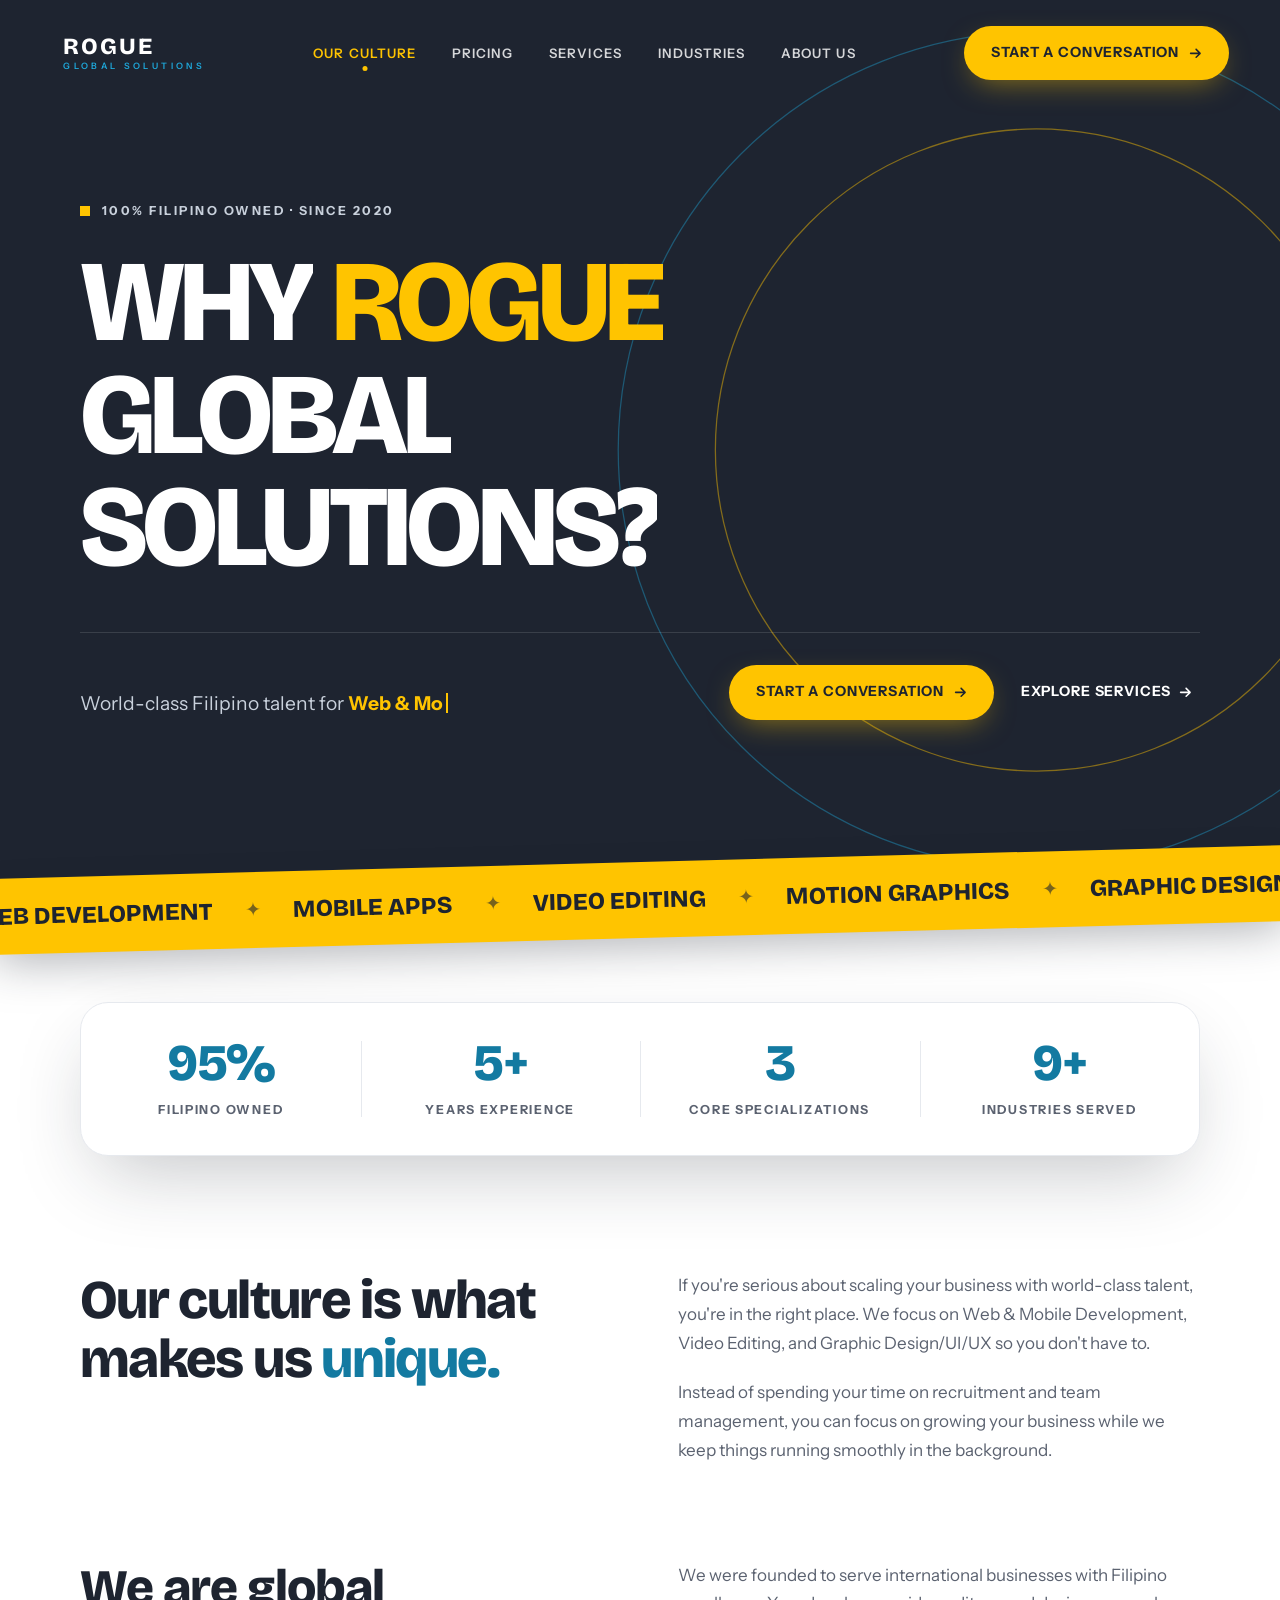
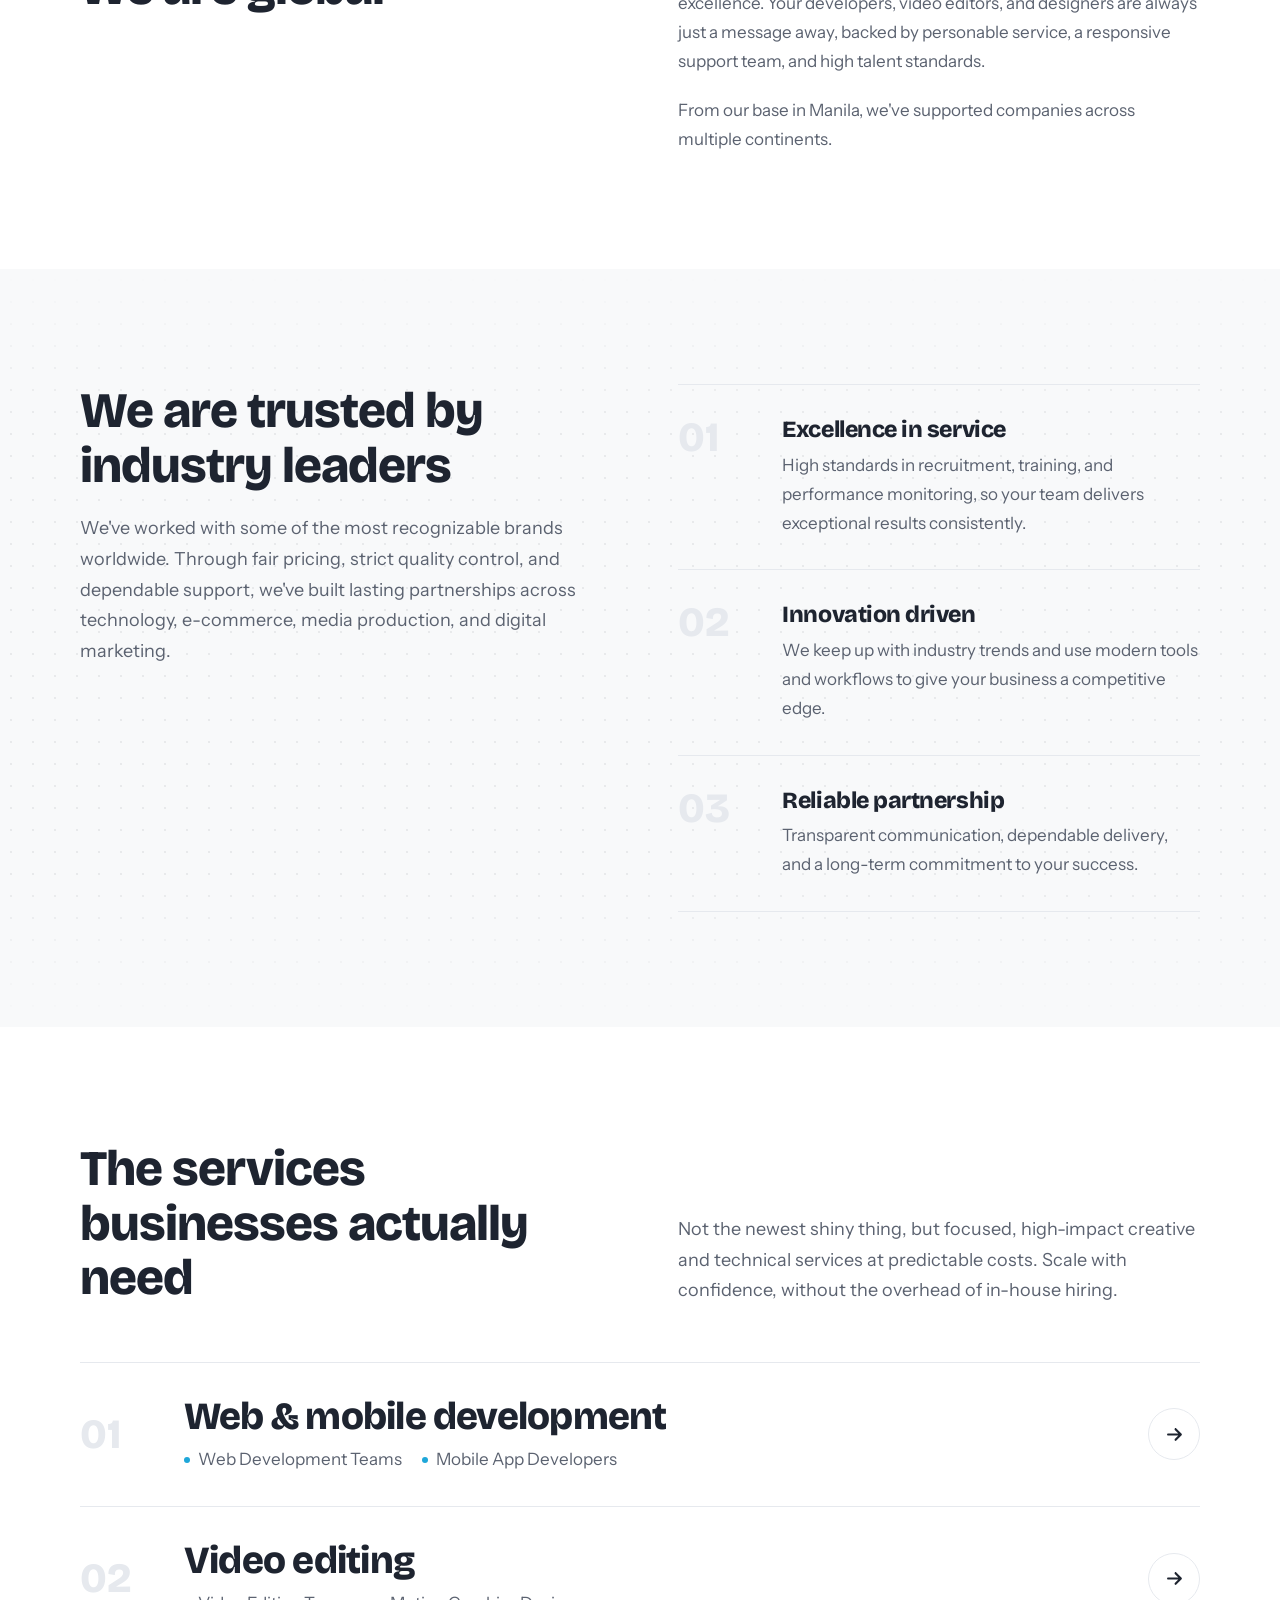
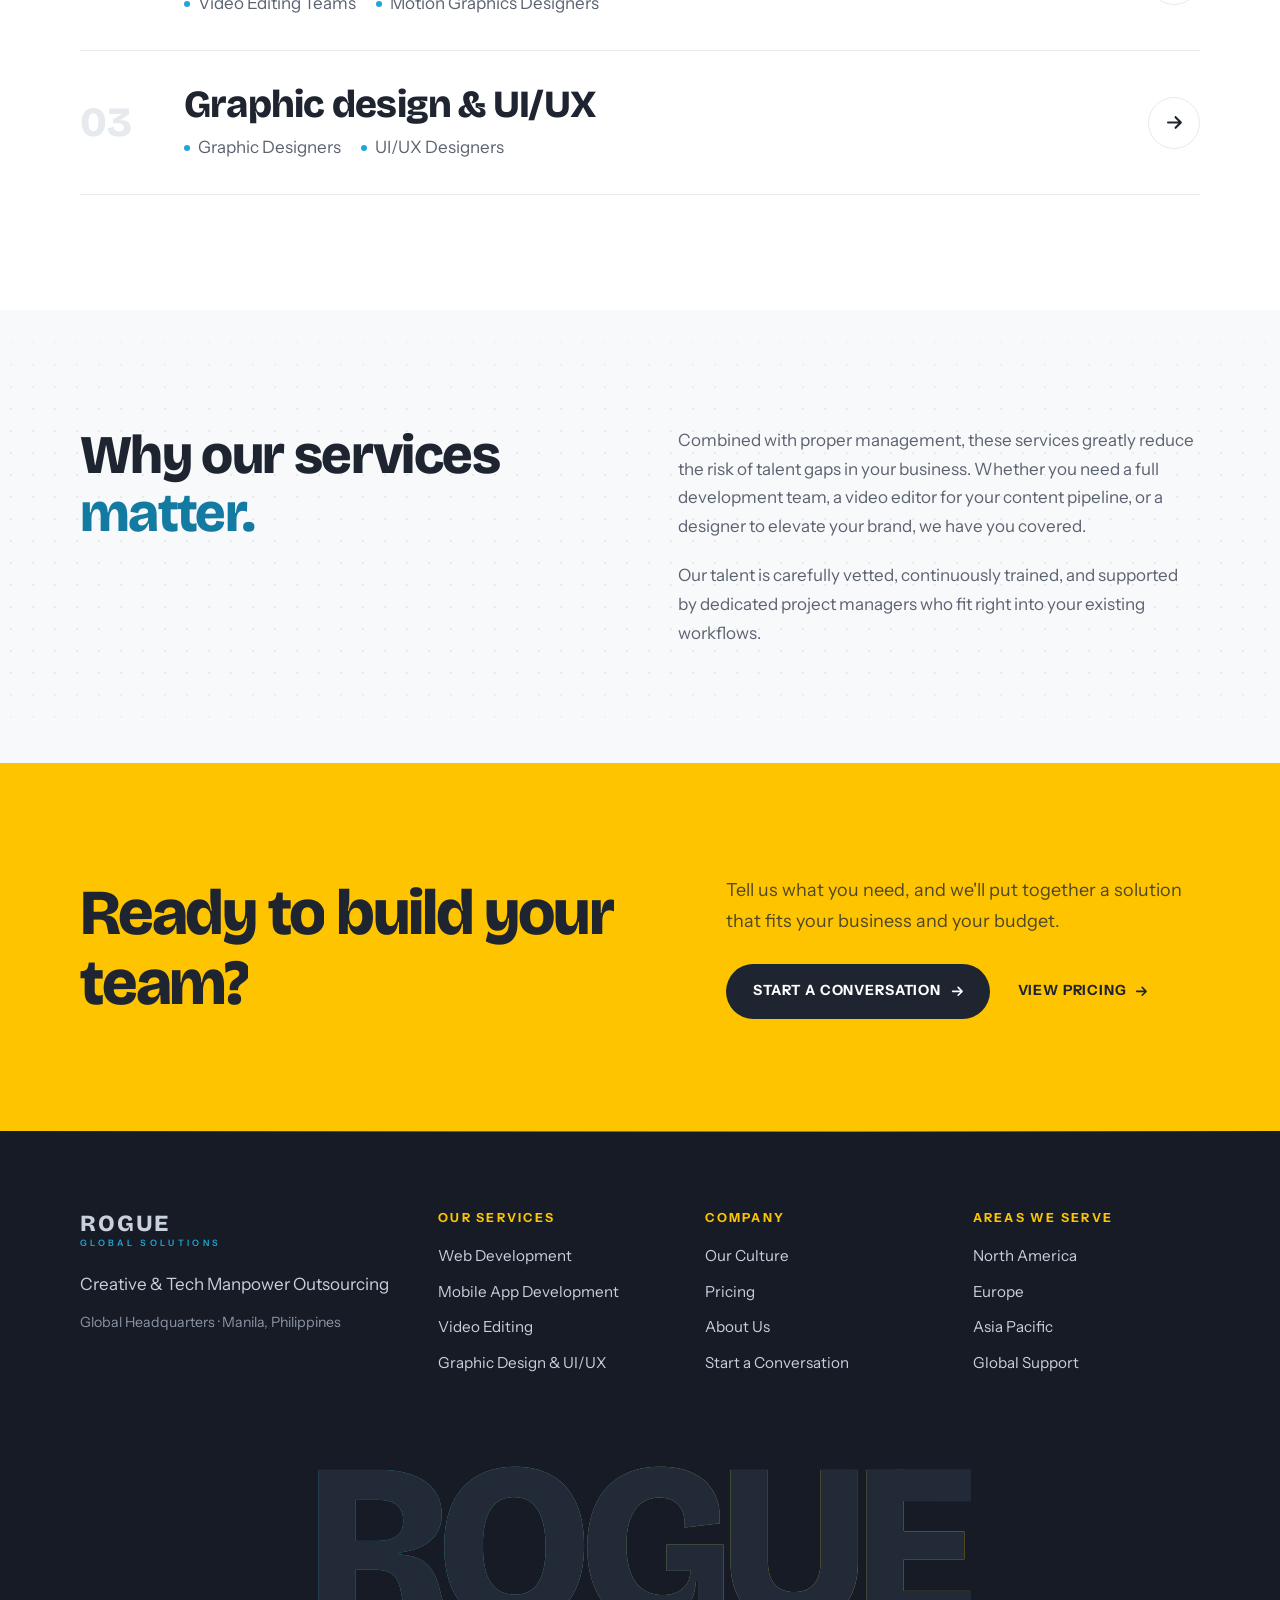
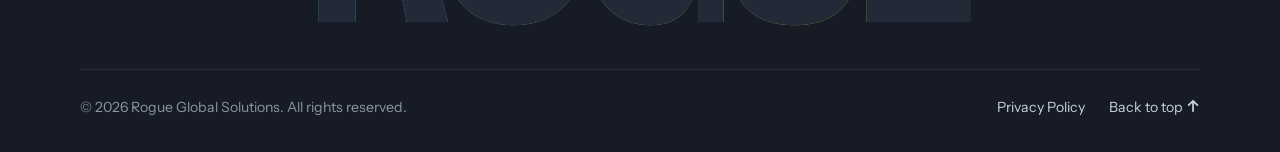
<file: index.html>
<!DOCTYPE html>
<html lang="en" class="no-js">
<head>
    <meta charset="UTF-8">
    <meta name="viewport" content="width=device-width, initial-scale=1.0">
    
    <link rel="canonical" href="https://rogueglobalsolutions.tech">
    
    <title>Rogue Global Solutions | Filipino Web, Video &amp; Design Talent</title>
    <meta name="description" content="Rogue Global Solutions specializes in Web & Mobile Development, Video Editing, and Graphic Design/UI/UX. World-class Filipino talent for your business.">
    <meta name="keywords" content="outsourcing, Filipino talent, web development, mobile app development, video editing, graphic design, UI/UX design, creative services, remote developers">
    
    <meta property="og:title" content="Rogue Global Solutions | Filipino Web, Video &amp; Design Talent">
    <meta property="og:description" content="Rogue Global Solutions specializes in Web & Mobile Development, Video Editing, and Graphic Design/UI/UX. World-class Filipino talent for your business.">
    <meta property="og:image" content="https://rogueglobalsolutions.tech/static/images/og-card.png">
    <meta property="og:image:width" content="1200">
    <meta property="og:image:height" content="630">
    <meta property="og:url" content="https://rogueglobalsolutions.tech">
    <meta property="og:type" content="website">
    
    <meta name="twitter:card" content="summary_large_image">
    <meta name="twitter:title" content="Rogue Global Solutions | Filipino Web, Video &amp; Design Talent">
    <meta name="twitter:description" content="100% Filipino Owned. 5+ Years Experience. Specializing in Web/Mobile Dev, Video Editing, and Graphic Design/UI/UX.">
    <meta name="twitter:image" content="https://rogueglobalsolutions.tech/static/images/og-card.png">
    
    <link rel="icon" type="image/png" href="/static/images/logo.png">
    <link rel="shortcut icon" type="image/png" href="/static/images/logo.png">
    <link rel="apple-touch-icon" href="/static/images/logo.png">
    
    <script type="application/ld+json">
    {
      "@context": "https://schema.org",
      "@type": "Organization",
      "name": "Rogue Global Solutions",
      "alternateName": "ROGUE GLOBAL SOLUTIONS",
      "url": "https://rogueglobalsolutions.tech",
      "logo": {
        "@type": "ImageObject",
        "url": "https://rogueglobalsolutions.tech/static/images/logo.png",
        "width": "1024",
        "height": "1024"
      },
      "image": "https://rogueglobalsolutions.tech/static/images/logo.png",
      "description": "Web & Mobile Development, Video Editing, and Graphic Design/UI/UX outsourcing — world-class Filipino talent for global businesses.",
      "email": "contact.rogueglobalsolutions@gmail.com",
      "foundingDate": "2020",
      "address": {
        "@type": "PostalAddress",
        "streetAddress": "Metro Manila",
        "addressLocality": "Manila City",
        "addressRegion": "Metro Manila",
        "postalCode": "1000",
        "addressCountry": "PH"
      },
      "contactPoint": {
        "@type": "ContactPoint",
        "email": "contact.rogueglobalsolutions@gmail.com",
        "contactType": "Customer Service",
        "availableLanguage": ["en", "fil"]
      },
      "sameAs": [],
      "areaServed": [
        {
          "@type": "Place",
          "name": "Global"
        }
      ],
      "knowsAbout": [
        "Web Development",
        "Mobile App Development",
        "Video Editing",
        "Graphic Design",
        "UI/UX Design"
      ]
    }
    </script>

    <meta name="theme-color" content="#1e2430">
    <link rel="preload" href="static/fonts/BricolageGrotesque.woff2" as="font" type="font/woff2" crossorigin>
    <link rel="stylesheet" href="static/css/site.css">
    <script>document.documentElement.className = 'js';</script>
    <script src="static/js/site.js" defer></script>
</head>
<body id="top">
    <svg width="0" height="0" style="position:absolute" aria-hidden="true"><desc>Icons: Font Awesome Free 6.4.0, CC BY 4.0, https://fontawesome.com/license/free</desc><symbol id="i-arrow-right" viewBox="0 0 448 512"><path d="M438.6 278.6c12.5-12.5 12.5-32.8 0-45.3l-160-160c-12.5-12.5-32.8-12.5-45.3 0s-12.5 32.8 0 45.3L338.8 224 32 224c-17.7 0-32 14.3-32 32s14.3 32 32 32l306.7 0L233.4 393.4c-12.5 12.5-12.5 32.8 0 45.3s32.8 12.5 45.3 0l160-160z"/></symbol><symbol id="i-arrow-up" viewBox="0 0 384 512"><path d="M214.6 41.4c-12.5-12.5-32.8-12.5-45.3 0l-160 160c-12.5 12.5-12.5 32.8 0 45.3s32.8 12.5 45.3 0L160 141.2V448c0 17.7 14.3 32 32 32s32-14.3 32-32V141.2L329.4 246.6c12.5 12.5 32.8 12.5 45.3 0s12.5-32.8 0-45.3l-160-160z"/></symbol></svg>
    <a class="skip-link" href="#main">Skip to content</a>
    <div class="scroll-progress" aria-hidden="true"></div>

    <header class="site-header" id="siteHeader">
        <nav class="nav" aria-label="Primary">
            <a href="index.html" class="logo" aria-label="Rogue Global Solutions home">ROGUE<span>GLOBAL SOLUTIONS</span></a>

            <ul class="nav-links" id="navLinks">
                <li><a href="index.html" class="active" aria-current="page">OUR CULTURE</a></li>
                <li><a href="pricing.html">PRICING</a></li>
                <li><a href="services.html">SERVICES</a></li>
                <li><a href="industries.html">INDUSTRIES</a></li>
                <li><a href="about.html">ABOUT US</a></li>
                <li class="mobile-cta"><a href="contact.html">START A CONVERSATION</a></li>
            </ul>

            <a href="contact.html" class="btn btn-primary nav-cta magnetic">START A CONVERSATION <svg class="icon icon-arrow" aria-hidden="true"><use href="#i-arrow-right"></use></svg></a>

            <button class="hamburger" id="hamburger" type="button" aria-label="Toggle menu" aria-expanded="false" aria-controls="navLinks">
                <span></span><span></span><span></span>
            </button>
        </nav>
    </header>

    <main id="main">
        <section class="hero hero--home">
            <svg class="hero-ring" viewBox="0 0 100 100" aria-hidden="true"><circle class="ring-outer" cx="50" cy="50" r="49.5" pathLength="1"/><circle class="ring-inner" cx="50" cy="50" r="38" pathLength="1"/></svg>
            <div class="container">
                <p class="kicker" data-reveal>100% Filipino Owned · Since 2020</p>
                <h1 data-split>WHY <span class="accent">ROGUE</span> GLOBAL SOLUTIONS?</h1>
                <div class="hero-foot" data-reveal style="--delay: 600ms">
                    <p class="hero-lead">World-class Filipino talent for <span class="rotator" data-words="Web &amp; Mobile Development|Video Editing|Graphic Design &amp; UI/UX">Web &amp; Mobile Development</span></p>
                    <div class="hero-actions">
                        <a href="contact.html" class="btn btn-primary magnetic">START A CONVERSATION <svg class="icon icon-arrow" aria-hidden="true"><use href="#i-arrow-right"></use></svg></a>
                        <a href="services.html" class="text-link">Explore services <svg class="icon icon-arrow" aria-hidden="true"><use href="#i-arrow-right"></use></svg></a>
                    </div>
                </div>
            </div>
        </section>

        <div class="marquee" aria-hidden="true">
            <div class="marquee-track">
                <div class="marquee-group">
                    <span class="marquee-item">Web Development</span>
                    <span class="marquee-item">Mobile Apps</span>
                    <span class="marquee-item">Video Editing</span>
                    <span class="marquee-item">Motion Graphics</span>
                    <span class="marquee-item">Graphic Design</span>
                    <span class="marquee-item">UI/UX</span>
                </div>
                <div class="marquee-group">
                    <span class="marquee-item">Web Development</span>
                    <span class="marquee-item">Mobile Apps</span>
                    <span class="marquee-item">Video Editing</span>
                    <span class="marquee-item">Motion Graphics</span>
                    <span class="marquee-item">Graphic Design</span>
                    <span class="marquee-item">UI/UX</span>
                </div>
            </div>
        </div>

        <section class="stats stats--after-marquee" aria-label="Company at a glance">
            <div class="stats-card" data-reveal="scale">
                <div class="stat">
                    <p class="stat-value" data-count="100" data-suffix="%">100%</p>
                    <p class="stat-label">Filipino Owned</p>
                </div>
                <div class="stat">
                    <p class="stat-value" data-count="5" data-suffix="+">5+</p>
                    <p class="stat-label">Years Experience</p>
                </div>
                <div class="stat">
                    <p class="stat-value" data-count="3">3</p>
                    <p class="stat-label">Core Specializations</p>
                </div>
                <div class="stat">
                    <p class="stat-value" data-count="9" data-suffix="+">9+</p>
                    <p class="stat-label">Industries Served</p>
                </div>
            </div>
        </section>

        <section class="section">
            <div class="container">
                <div class="split-layout split-layout--top">
                    <h2 class="statement" data-reveal="left">Our culture is what makes us <span class="accent">unique.</span></h2>
                    <div class="prose" data-reveal="right">
                        <p>If you're serious about scaling your business with world-class talent, you're in the right place. We focus on Web &amp; Mobile Development, Video Editing, and Graphic Design/UI/UX so you don't have to.</p>
                        <p>Instead of spending your time on recruitment and team management, you can focus on growing your business while we keep things running smoothly in the background.</p>
                    </div>
                </div>

                <div class="split-layout split-layout--top">
                    <h2 class="section-title" data-reveal="left">We are global</h2>
                    <div class="prose" data-reveal="right">
                        <p>We were founded to serve international businesses with Filipino excellence. Your developers, video editors, and designers are always just a message away, backed by personable service, a responsive support team, and high talent standards.</p>
                        <p>From our base in Manila, we've supported companies across multiple continents.</p>
                    </div>
                </div>
            </div>
        </section>

        <section class="section section-alt">
            <div class="container">
                <div class="split-layout split-layout--top">
                    <div class="sticky-col" data-reveal="left">
                        <h2 class="section-title">We are trusted by industry leaders</h2>
                        <p class="lead">We've worked with some of the most recognizable brands worldwide. Through fair pricing, strict quality control, and dependable support, we've built lasting partnerships across technology, e-commerce, media production, and digital marketing.</p>
                    </div>
                    <ol class="rows" data-stagger>
                        <li class="row">
                            <span class="row-num">01</span>
                            <div>
                                <h3>Excellence in service</h3>
                                <p>High standards in recruitment, training, and performance monitoring, so your team delivers exceptional results consistently.</p>
                            </div>
                        </li>
                        <li class="row">
                            <span class="row-num">02</span>
                            <div>
                                <h3>Innovation driven</h3>
                                <p>We keep up with industry trends and use modern tools and workflows to give your business a competitive edge.</p>
                            </div>
                        </li>
                        <li class="row">
                            <span class="row-num">03</span>
                            <div>
                                <h3>Reliable partnership</h3>
                                <p>Transparent communication, dependable delivery, and a long-term commitment to your success.</p>
                            </div>
                        </li>
                    </ol>
                </div>
            </div>
        </section>

        <section class="section">
            <div class="container">
                <div class="section-head section-head--split" data-reveal>
                    <h2 class="section-title">The services businesses actually need</h2>
                    <p class="lead">Not the newest shiny thing, but focused, high-impact creative and technical services at predictable costs. Scale with confidence, without the overhead of in-house hiring.</p>
                </div>

                <div class="rows" data-stagger>
                    <a href="services.html#web" class="row row--link">
                        <span class="row-num">01</span>
                        <div>
                            <h3>Web &amp; mobile development</h3>
                            <ul class="roles"><li>Web Development Teams</li><li>Mobile App Developers</li></ul>
                        </div>
                        <span class="row-arrow"><svg class="icon" aria-hidden="true"><use href="#i-arrow-right"></use></svg></span>
                    </a>
                    <a href="services.html#video" class="row row--link">
                        <span class="row-num">02</span>
                        <div>
                            <h3>Video editing</h3>
                            <ul class="roles"><li>Video Editing Teams</li><li>Motion Graphics Designers</li></ul>
                        </div>
                        <span class="row-arrow"><svg class="icon" aria-hidden="true"><use href="#i-arrow-right"></use></svg></span>
                    </a>
                    <a href="services.html#design" class="row row--link">
                        <span class="row-num">03</span>
                        <div>
                            <h3>Graphic design &amp; UI/UX</h3>
                            <ul class="roles"><li>Graphic Designers</li><li>UI/UX Designers</li></ul>
                        </div>
                        <span class="row-arrow"><svg class="icon" aria-hidden="true"><use href="#i-arrow-right"></use></svg></span>
                    </a>
                </div>
            </div>
        </section>

        <section class="section section-alt">
            <div class="container">
                <div class="split-layout split-layout--top">
                    <h2 class="statement" data-reveal="left">Why our services <span class="accent">matter.</span></h2>
                    <div class="prose" data-reveal="right">
                        <p>Combined with proper management, these services greatly reduce the risk of talent gaps in your business. Whether you need a full development team, a video editor for your content pipeline, or a designer to elevate your brand, we have you covered.</p>
                        <p>Our talent is carefully vetted, continuously trained, and supported by dedicated project managers who fit right into your existing workflows.</p>
                    </div>
                </div>
            </div>
        </section>

        <section class="cta-band">
            <div class="container">
                <h2 data-split>Ready to build your team?</h2>
                <div data-reveal>
                    <p>Tell us what you need, and we'll put together a solution that fits your business and your budget.</p>
                    <div class="hero-actions">
                        <a href="contact.html" class="btn btn-dark magnetic">START A CONVERSATION <svg class="icon icon-arrow" aria-hidden="true"><use href="#i-arrow-right"></use></svg></a>
                        <a href="pricing.html" class="text-link">View pricing <svg class="icon icon-arrow" aria-hidden="true"><use href="#i-arrow-right"></use></svg></a>
                    </div>
                </div>
            </div>
        </section>

    </main>

    <footer class="footer">
        <div class="container">
            <div class="footer-grid" data-stagger>
                <div class="footer-brand">
                    <a href="index.html" class="logo" aria-label="Rogue Global Solutions home">ROGUE<span>GLOBAL SOLUTIONS</span></a>
                    <p>Creative &amp; Tech Manpower Outsourcing</p>
                    <small>Global Headquarters · Manila, Philippines</small>
                </div>
                <div>
                    <h3>OUR SERVICES</h3>
                    <ul>
                        <li><a href="services.html#web">Web Development</a></li>
                        <li><a href="services.html#web">Mobile App Development</a></li>
                        <li><a href="services.html#video">Video Editing</a></li>
                        <li><a href="services.html#design">Graphic Design &amp; UI/UX</a></li>
                    </ul>
                </div>
                <div>
                    <h3>COMPANY</h3>
                    <ul>
                        <li><a href="index.html">Our Culture</a></li>
                        <li><a href="pricing.html">Pricing</a></li>
                        <li><a href="about.html">About Us</a></li>
                        <li><a href="contact.html">Start a Conversation</a></li>
                    </ul>
                </div>
                    <div>
                        <h3>AREAS WE SERVE</h3>
                        <ul>
                            <li>North America</li>
                            <li>Europe</li>
                            <li>Asia Pacific</li>
                            <li>Global Support</li>
                        </ul>
                    </div>
            </div>

            <div class="footer-wordmark" aria-hidden="true">ROGUE</div>

            <div class="footer-bottom">
                <p>© 2026 Rogue Global Solutions. All rights reserved.</p>
                <nav aria-label="Legal">
                    <a href="privacy.html">Privacy Policy</a>
                    <a href="#top">Back to top <svg class="icon" aria-hidden="true"><use href="#i-arrow-up"></use></svg></a>
                </nav>
            </div>
        </div>
    </footer>
</body>
</html>
</file>
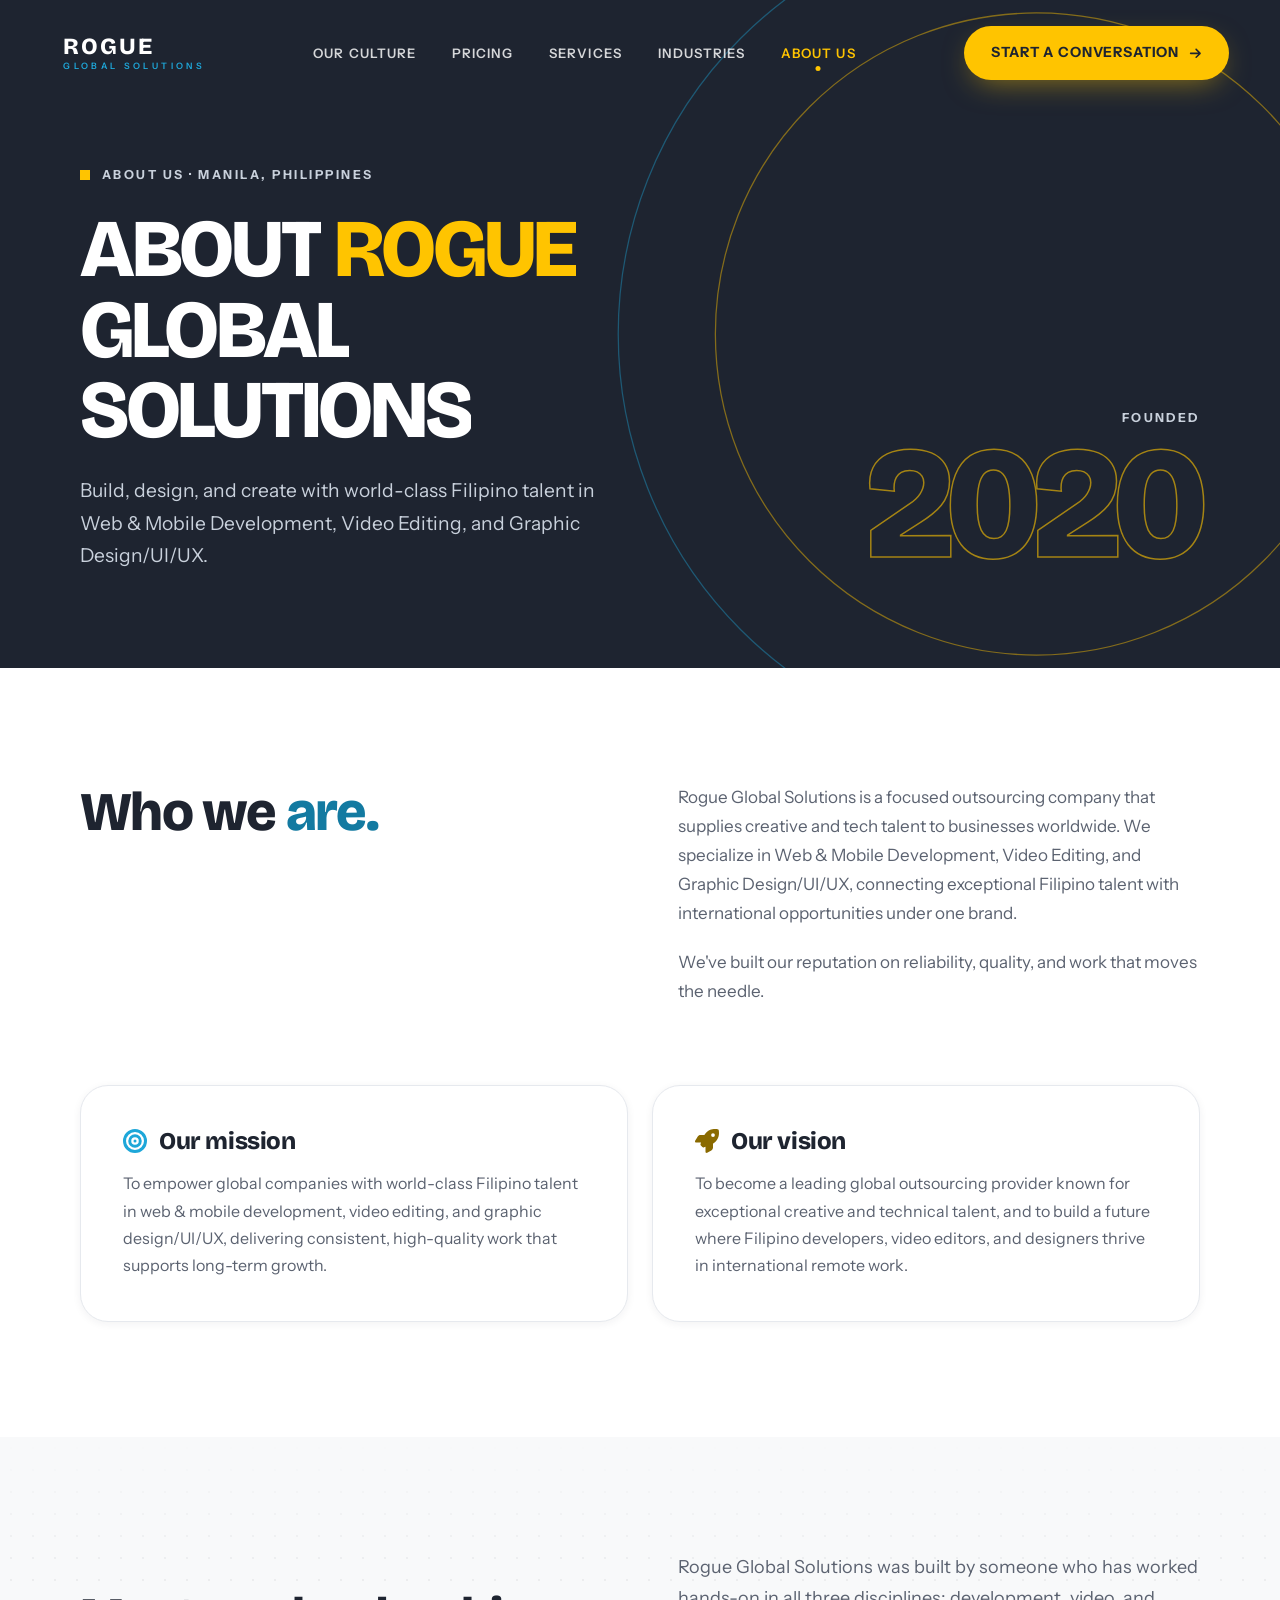
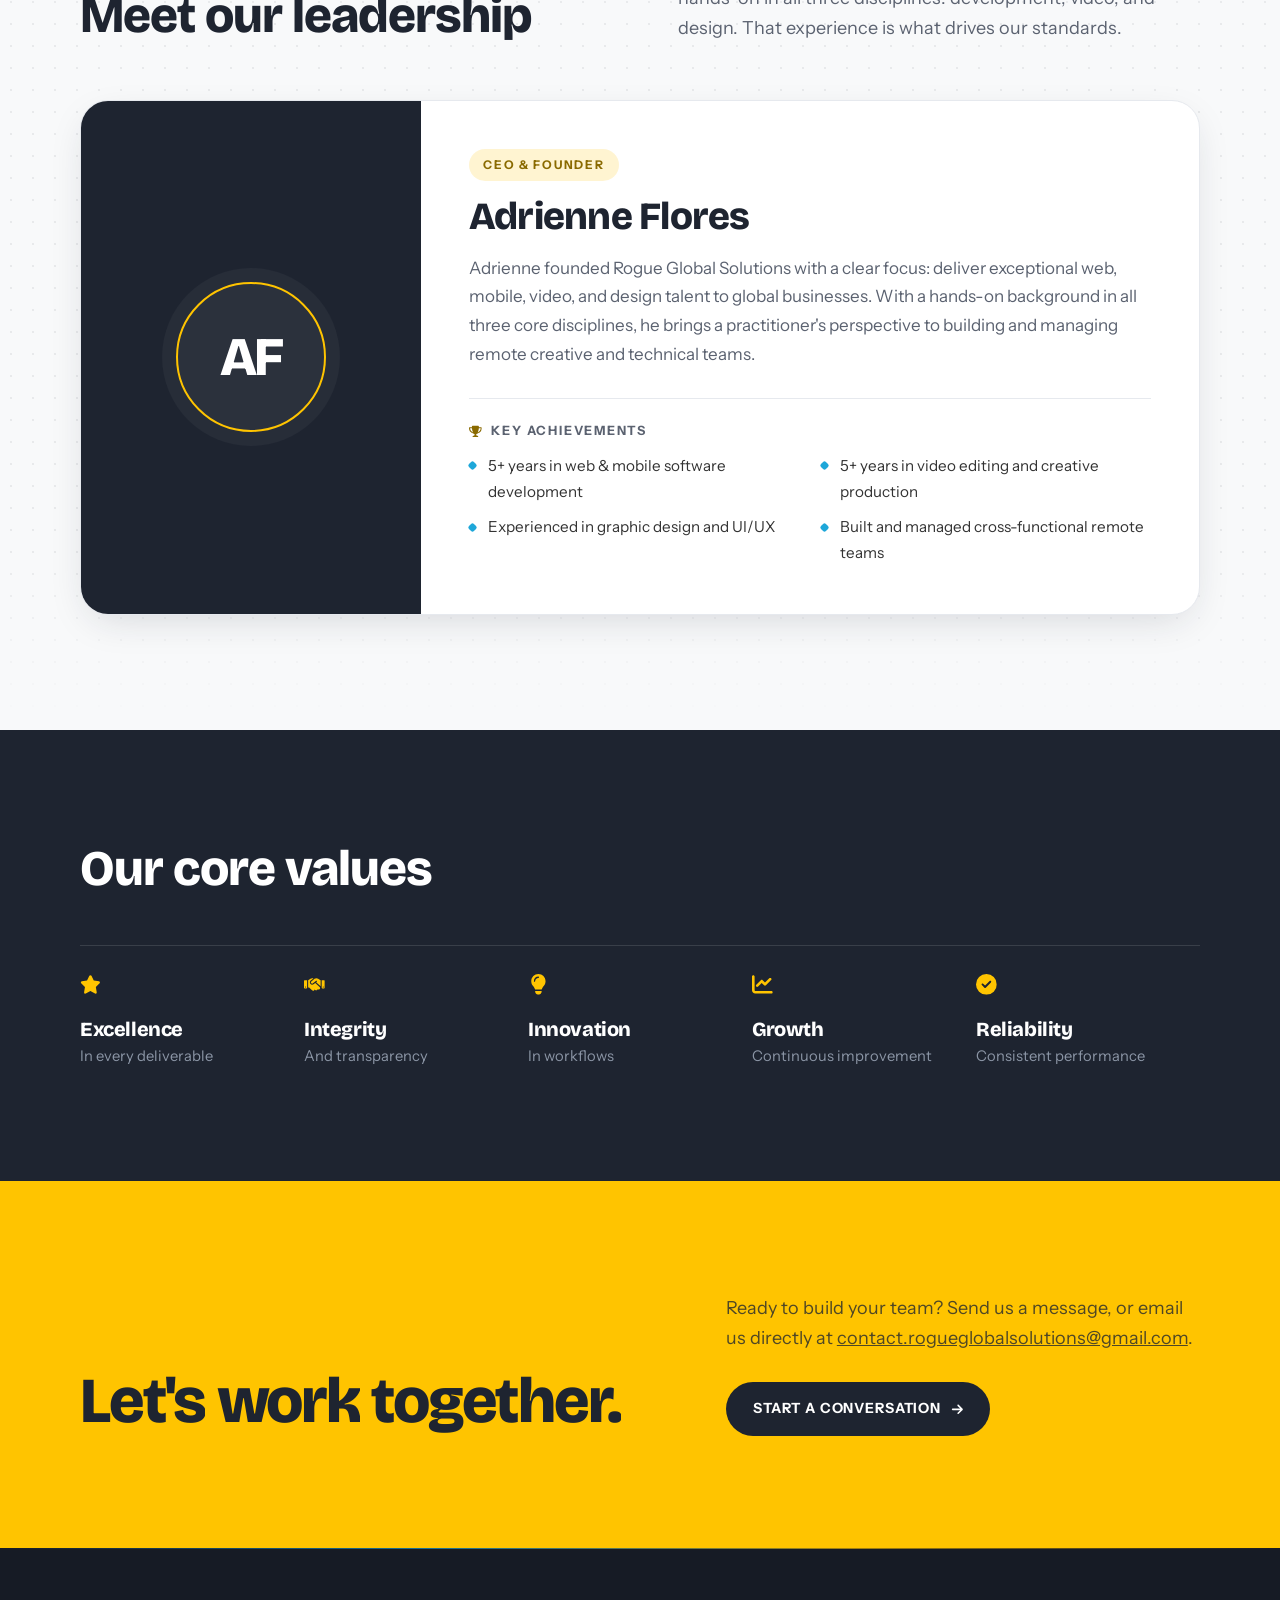
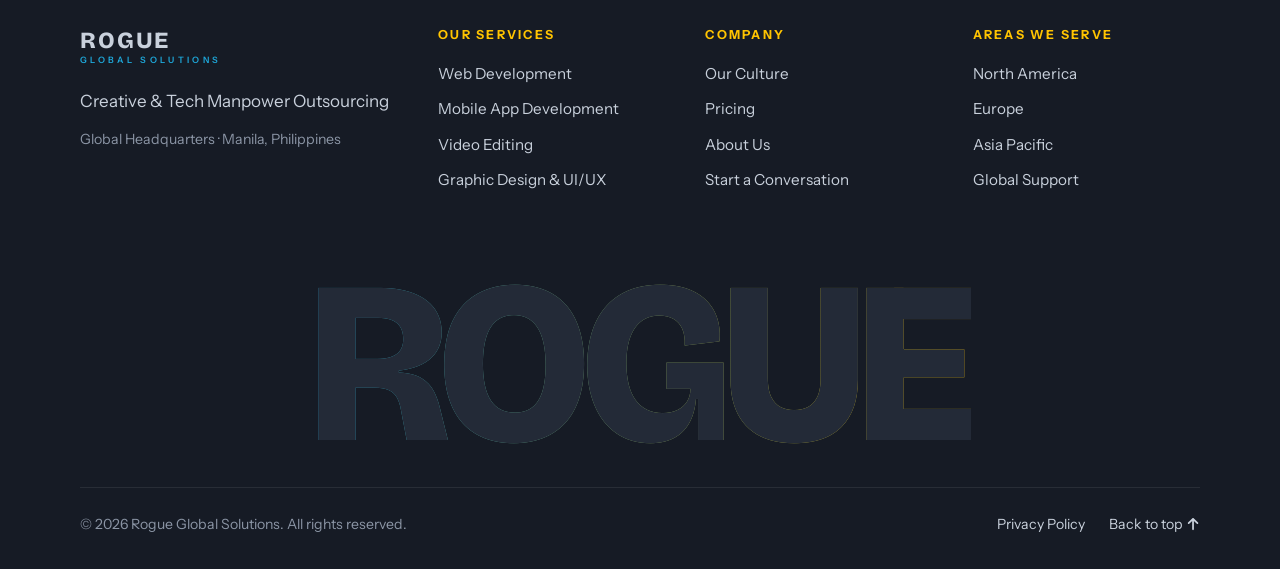
<file: about.html>
<!DOCTYPE html>
<html lang="en" class="no-js">
<head>
    <meta charset="UTF-8">
    <meta name="viewport" content="width=device-width, initial-scale=1.0">
    <link rel="canonical" href="https://rogueglobalsolutions.tech/about.html">

    <title>About Us | Rogue Global Solutions</title>
    <meta name="description" content="Learn about Rogue Global Solutions - 100% Filipino owned, 5+ years experience, specializing in Web & Mobile Development, Video Editing, and Graphic Design/UI/UX.">
    <meta name="keywords" content="about rogue global solutions, Filipino owned business, web development outsourcing, mobile app development, video editing, graphic design, UI/UX, remote talent">

    <meta property="og:title" content="About Us | Rogue Global Solutions">
    <meta property="og:description" content="100% Filipino owned, 5+ years experience, specializing in Web & Mobile Development, Video Editing, and Graphic Design/UI/UX.">
    <meta property="og:image" content="https://rogueglobalsolutions.tech/static/images/og-card.png">
    <meta property="og:image:width" content="1200">
    <meta property="og:image:height" content="630">
    <meta property="og:url" content="https://rogueglobalsolutions.tech/about.html">
    <meta name="twitter:card" content="summary_large_image">
    <meta property="og:type" content="website">

    <link rel="icon" type="image/png" href="/static/images/logo.png">
    <link rel="shortcut icon" type="image/png" href="/static/images/logo.png">

    <script type="application/ld+json">
    {
      "@context": "https://schema.org",
      "@type": "AboutPage",
      "mainEntity": {
        "@type": "Organization",
        "name": "Rogue Global Solutions",
        "alternateName": "ROGUE GLOBAL SOLUTIONS",
        "url": "https://rogueglobalsolutions.tech",
        "logo": "https://rogueglobalsolutions.tech/static/images/logo.png",
        "image": "https://rogueglobalsolutions.tech/static/images/logo.png",
        "description": "100% Filipino owned company specializing in Web & Mobile Development, Video Editing, and Graphic Design/UI/UX with 5+ years of experience.",
        "foundingDate": "2020",
        "email": "contact.rogueglobalsolutions@gmail.com",
        "address": {
          "@type": "PostalAddress",
          "addressLocality": "Quezon City",
          "addressRegion": "Metro Manila",
          "addressCountry": "PH"
        },
        "contactPoint": {
          "@type": "ContactPoint",
          "email": "contact.rogueglobalsolutions@gmail.com",
          "contactType": "Customer Service"
        },
        "numberOfEmployees": {
          "@type": "QuantitativeValue",
          "value": "1",
          "description": "Founder-led organization"
        },
        "knowsAbout": [
          "Web Development",
          "Mobile App Development",
          "Video Editing",
          "Graphic Design",
          "UI/UX Design"
        ],
        "sameAs": []
      }
    }
    </script>

    <meta name="theme-color" content="#1e2430">
    <link rel="preload" href="static/fonts/BricolageGrotesque.woff2" as="font" type="font/woff2" crossorigin>
    <link rel="stylesheet" href="static/css/site.css">
    <script>document.documentElement.className = 'js';</script>
    <script src="static/js/site.js" defer></script>
</head>
<body id="top">
    <svg width="0" height="0" style="position:absolute" aria-hidden="true"><desc>Icons: Font Awesome Free 6.4.0, CC BY 4.0, https://fontawesome.com/license/free</desc><symbol id="i-arrow-right" viewBox="0 0 448 512"><path d="M438.6 278.6c12.5-12.5 12.5-32.8 0-45.3l-160-160c-12.5-12.5-32.8-12.5-45.3 0s-12.5 32.8 0 45.3L338.8 224 32 224c-17.7 0-32 14.3-32 32s14.3 32 32 32l306.7 0L233.4 393.4c-12.5 12.5-12.5 32.8 0 45.3s32.8 12.5 45.3 0l160-160z"/></symbol><symbol id="i-arrow-up" viewBox="0 0 384 512"><path d="M214.6 41.4c-12.5-12.5-32.8-12.5-45.3 0l-160 160c-12.5 12.5-12.5 32.8 0 45.3s32.8 12.5 45.3 0L160 141.2V448c0 17.7 14.3 32 32 32s32-14.3 32-32V141.2L329.4 246.6c12.5 12.5 32.8 12.5 45.3 0s12.5-32.8 0-45.3l-160-160z"/></symbol><symbol id="i-bullseye" viewBox="0 0 512 512"><path d="M448 256A192 192 0 1 0 64 256a192 192 0 1 0 384 0zM0 256a256 256 0 1 1 512 0A256 256 0 1 1 0 256zm256 80a80 80 0 1 0 0-160 80 80 0 1 0 0 160zm0-224a144 144 0 1 1 0 288 144 144 0 1 1 0-288zM224 256a32 32 0 1 1 64 0 32 32 0 1 1 -64 0z"/></symbol><symbol id="i-chart-line" viewBox="0 0 512 512"><path d="M64 64c0-17.7-14.3-32-32-32S0 46.3 0 64V400c0 44.2 35.8 80 80 80H480c17.7 0 32-14.3 32-32s-14.3-32-32-32H80c-8.8 0-16-7.2-16-16V64zm406.6 86.6c12.5-12.5 12.5-32.8 0-45.3s-32.8-12.5-45.3 0L320 210.7l-57.4-57.4c-12.5-12.5-32.8-12.5-45.3 0l-112 112c-12.5 12.5-12.5 32.8 0 45.3s32.8 12.5 45.3 0L240 221.3l57.4 57.4c12.5 12.5 32.8 12.5 45.3 0l128-128z"/></symbol><symbol id="i-circle-check" viewBox="0 0 512 512"><path d="M256 512A256 256 0 1 0 256 0a256 256 0 1 0 0 512zM369 209L241 337c-9.4 9.4-24.6 9.4-33.9 0l-64-64c-9.4-9.4-9.4-24.6 0-33.9s24.6-9.4 33.9 0l47 47L335 175c9.4-9.4 24.6-9.4 33.9 0s9.4 24.6 0 33.9z"/></symbol><symbol id="i-handshake" viewBox="0 0 640 512"><path d="M323.4 85.2l-96.8 78.4c-16.1 13-19.2 36.4-7 53.1c12.9 17.8 38 21.3 55.3 7.8l99.3-77.2c7-5.4 17-4.2 22.5 2.8s4.2 17-2.8 22.5l-20.9 16.2L512 316.8V128h-.7l-3.9-2.5L434.8 79c-15.3-9.8-33.2-15-51.4-15c-21.8 0-43 7.5-60 21.2zm22.8 124.4l-51.7 40.2C263 274.4 217.3 268 193.7 235.6c-22.2-30.5-16.6-73.1 12.7-96.8l83.2-67.3c-11.6-4.9-24.1-7.4-36.8-7.4C234 64 215.7 69.6 200 80l-72 48V352h28.2l91.4 83.4c19.6 17.9 49.9 16.5 67.8-3.1c5.5-6.1 9.2-13.2 11.1-20.6l17 15.6c19.5 17.9 49.9 16.6 67.8-2.9c4.5-4.9 7.8-10.6 9.9-16.5c19.4 13 45.8 10.3 62.1-7.5c17.9-19.5 16.6-49.9-2.9-67.8l-134.2-123zM16 128c-8.8 0-16 7.2-16 16V352c0 17.7 14.3 32 32 32H64c17.7 0 32-14.3 32-32V128H16zM48 320a16 16 0 1 1 0 32 16 16 0 1 1 0-32zM544 128V352c0 17.7 14.3 32 32 32h32c17.7 0 32-14.3 32-32V144c0-8.8-7.2-16-16-16H544zm32 208a16 16 0 1 1 32 0 16 16 0 1 1 -32 0z"/></symbol><symbol id="i-lightbulb" viewBox="0 0 384 512"><path d="M272 384c9.6-31.9 29.5-59.1 49.2-86.2l0 0c5.2-7.1 10.4-14.2 15.4-21.4c19.8-28.5 31.4-63 31.4-100.3C368 78.8 289.2 0 192 0S16 78.8 16 176c0 37.3 11.6 71.9 31.4 100.3c5 7.2 10.2 14.3 15.4 21.4l0 0c19.8 27.1 39.7 54.4 49.2 86.2H272zM192 512c44.2 0 80-35.8 80-80V416H112v16c0 44.2 35.8 80 80 80zM112 176c0 8.8-7.2 16-16 16s-16-7.2-16-16c0-61.9 50.1-112 112-112c8.8 0 16 7.2 16 16s-7.2 16-16 16c-44.2 0-80 35.8-80 80z"/></symbol><symbol id="i-rocket" viewBox="0 0 512 512"><path d="M156.6 384.9L125.7 354c-8.5-8.5-11.5-20.8-7.7-32.2c3-8.9 7-20.5 11.8-33.8L24 288c-8.6 0-16.6-4.6-20.9-12.1s-4.2-16.7 .2-24.1l52.5-88.5c13-21.9 36.5-35.3 61.9-35.3l82.3 0c2.4-4 4.8-7.7 7.2-11.3C289.1-4.1 411.1-8.1 483.9 5.3c11.6 2.1 20.6 11.2 22.8 22.8c13.4 72.9 9.3 194.8-111.4 276.7c-3.5 2.4-7.3 4.8-11.3 7.2v82.3c0 25.4-13.4 49-35.3 61.9l-88.5 52.5c-7.4 4.4-16.6 4.5-24.1 .2s-12.1-12.2-12.1-20.9V380.8c-14.1 4.9-26.4 8.9-35.7 11.9c-11.2 3.6-23.4 .5-31.8-7.8zM384 168a40 40 0 1 0 0-80 40 40 0 1 0 0 80z"/></symbol><symbol id="i-star" viewBox="0 0 576 512"><path d="M316.9 18C311.6 7 300.4 0 288.1 0s-23.4 7-28.8 18L195 150.3 51.4 171.5c-12 1.8-22 10.2-25.7 21.7s-.7 24.2 7.9 32.7L137.8 329 113.2 474.7c-2 12 3 24.2 12.9 31.3s23 8 33.8 2.3l128.3-68.5 128.3 68.5c10.8 5.7 23.9 4.9 33.8-2.3s14.9-19.3 12.9-31.3L438.5 329 542.7 225.9c8.6-8.5 11.7-21.2 7.9-32.7s-13.7-19.9-25.7-21.7L381.2 150.3 316.9 18z"/></symbol><symbol id="i-trophy" viewBox="0 0 576 512"><path d="M400 0H176c-26.5 0-48.1 21.8-47.1 48.2c.2 5.3 .4 10.6 .7 15.8H24C10.7 64 0 74.7 0 88c0 92.6 33.5 157 78.5 200.7c44.3 43.1 98.3 64.8 138.1 75.8c23.4 6.5 39.4 26 39.4 45.6c0 20.9-17 37.9-37.9 37.9H192c-17.7 0-32 14.3-32 32s14.3 32 32 32H384c17.7 0 32-14.3 32-32s-14.3-32-32-32H357.9C337 448 320 431 320 410.1c0-19.6 15.9-39.2 39.4-45.6c39.9-11 93.9-32.7 138.2-75.8C542.5 245 576 180.6 576 88c0-13.3-10.7-24-24-24H446.4c.3-5.2 .5-10.4 .7-15.8C448.1 21.8 426.5 0 400 0zM48.9 112h84.4c9.1 90.1 29.2 150.3 51.9 190.6c-24.9-11-50.8-26.5-73.2-48.3c-32-31.1-58-76-63-142.3zM464.1 254.3c-22.4 21.8-48.3 37.3-73.2 48.3c22.7-40.3 42.8-100.5 51.9-190.6h84.4c-5.1 66.3-31.1 111.2-63 142.3z"/></symbol></svg>
    <a class="skip-link" href="#main">Skip to content</a>
    <div class="scroll-progress" aria-hidden="true"></div>

    <header class="site-header" id="siteHeader">
        <nav class="nav" aria-label="Primary">
            <a href="index.html" class="logo" aria-label="Rogue Global Solutions home">ROGUE<span>GLOBAL SOLUTIONS</span></a>

            <ul class="nav-links" id="navLinks">
                <li><a href="index.html">OUR CULTURE</a></li>
                <li><a href="pricing.html">PRICING</a></li>
                <li><a href="services.html">SERVICES</a></li>
                <li><a href="industries.html">INDUSTRIES</a></li>
                <li><a href="about.html" class="active" aria-current="page">ABOUT US</a></li>
                <li class="mobile-cta"><a href="contact.html">START A CONVERSATION</a></li>
            </ul>

            <a href="contact.html" class="btn btn-primary nav-cta magnetic">START A CONVERSATION <svg class="icon icon-arrow" aria-hidden="true"><use href="#i-arrow-right"></use></svg></a>

            <button class="hamburger" id="hamburger" type="button" aria-label="Toggle menu" aria-expanded="false" aria-controls="navLinks">
                <span></span><span></span><span></span>
            </button>
        </nav>
    </header>

    <main id="main">
        <section class="hero">
            <svg class="hero-ring" viewBox="0 0 100 100" aria-hidden="true"><circle class="ring-outer" cx="50" cy="50" r="49.5" pathLength="1"/><circle class="ring-inner" cx="50" cy="50" r="38" pathLength="1"/></svg>
            <div class="container hero-grid">
                <div>
                    <p class="kicker" data-reveal>About Us · Manila, Philippines</p>
                    <h1 data-split>ABOUT <span class="accent">ROGUE</span> GLOBAL SOLUTIONS</h1>
                    <p class="hero-lead" data-reveal style="--delay: 550ms">Build, design, and create with world-class Filipino talent in Web &amp; Mobile Development, Video Editing, and Graphic Design/UI/UX.</p>
                </div>
                <p class="hero-year" data-reveal style="--delay: 300ms"><small>Founded</small>2020</p>
            </div>
        </section>

        <section class="section">
            <div class="container">
                <div class="split-layout split-layout--top">
                    <h2 class="statement" data-reveal="left">Who we <span class="accent">are.</span></h2>
                    <div class="prose" data-reveal="right">
                        <p>Rogue Global Solutions is a focused outsourcing company that supplies creative and tech talent to businesses worldwide. We specialize in Web &amp; Mobile Development, Video Editing, and Graphic Design/UI/UX, connecting exceptional Filipino talent with international opportunities under one brand.</p>
                        <p>We've built our reputation on reliability, quality, and work that moves the needle.</p>
                    </div>
                </div>

                <div class="mv-grid" data-stagger>
                    <article class="card mv-card">
                        <h3><svg class="icon" aria-hidden="true"><use href="#i-bullseye"></use></svg> Our mission</h3>
                        <p>To empower global companies with world-class Filipino talent in web &amp; mobile development, video editing, and graphic design/UI/UX, delivering consistent, high-quality work that supports long-term growth.</p>
                    </article>
                    <article class="card mv-card mv-card--gold">
                        <h3><svg class="icon" aria-hidden="true"><use href="#i-rocket"></use></svg> Our vision</h3>
                        <p>To become a leading global outsourcing provider known for exceptional creative and technical talent, and to build a future where Filipino developers, video editors, and designers thrive in international remote work.</p>
                    </article>
                </div>
            </div>
        </section>

        <section class="section section-alt">
            <div class="container">
                <div class="section-head section-head--split" data-reveal>
                    <h2 class="section-title">Meet our leadership</h2>
                    <p class="lead">Rogue Global Solutions was built by someone who has worked hands-on in all three disciplines: development, video, and design. That experience is what drives our standards.</p>
                </div>

                <article class="leader-card" data-reveal>
                    <div class="leader-visual" aria-hidden="true">
                        <div class="monogram">AF</div>
                    </div>
                    <div class="leader-body">
                        <span class="leader-role">CEO &amp; Founder</span>
                        <h3>Adrienne Flores</h3>
                        <p>Adrienne founded Rogue Global Solutions with a clear focus: deliver exceptional web, mobile, video, and design talent to global businesses. With a hands-on background in all three core disciplines, he brings a practitioner's perspective to building and managing remote creative and technical teams.</p>
                        <div class="leader-highlights">
                            <h4><svg class="icon" aria-hidden="true"><use href="#i-trophy"></use></svg> Key achievements</h4>
                            <ul>
                                <li>5+ years in web &amp; mobile software development</li>
                                <li>5+ years in video editing and creative production</li>
                                <li>Experienced in graphic design and UI/UX</li>
                                <li>Built and managed cross-functional remote teams</li>
                            </ul>
                        </div>
                    </div>
                </article>
            </div>
        </section>

        <section class="values-band">
            <div class="container">
                <h2 class="section-title" data-split>Our core values</h2>
                <ul class="values" data-stagger>
                    <li class="value"><svg class="icon" aria-hidden="true"><use href="#i-star"></use></svg><h3>Excellence</h3><p>In every deliverable</p></li>
                    <li class="value"><svg class="icon" aria-hidden="true"><use href="#i-handshake"></use></svg><h3>Integrity</h3><p>And transparency</p></li>
                    <li class="value"><svg class="icon" aria-hidden="true"><use href="#i-lightbulb"></use></svg><h3>Innovation</h3><p>In workflows</p></li>
                    <li class="value"><svg class="icon" aria-hidden="true"><use href="#i-chart-line"></use></svg><h3>Growth</h3><p>Continuous improvement</p></li>
                    <li class="value"><svg class="icon" aria-hidden="true"><use href="#i-circle-check"></use></svg><h3>Reliability</h3><p>Consistent performance</p></li>
                </ul>
            </div>
        </section>

        <section class="cta-band" id="contact">
            <div class="container">
                <h2 data-split>Let's work together.</h2>
                <div data-reveal>
                    <p>Ready to build your team? Send us a message, or email us directly at <a href="mailto:contact.rogueglobalsolutions@gmail.com">contact.rogueglobalsolutions@gmail.com</a>.</p>
                    <div class="hero-actions">
                        <a href="contact.html" class="btn btn-dark magnetic">START A CONVERSATION <svg class="icon icon-arrow" aria-hidden="true"><use href="#i-arrow-right"></use></svg></a>
                    </div>
                </div>
            </div>
        </section>

    </main>

    <footer class="footer">
        <div class="container">
            <div class="footer-grid" data-stagger>
                <div class="footer-brand">
                    <a href="index.html" class="logo" aria-label="Rogue Global Solutions home">ROGUE<span>GLOBAL SOLUTIONS</span></a>
                    <p>Creative &amp; Tech Manpower Outsourcing</p>
                    <small>Global Headquarters · Manila, Philippines</small>
                </div>
                <div>
                    <h3>OUR SERVICES</h3>
                    <ul>
                        <li><a href="services.html#web">Web Development</a></li>
                        <li><a href="services.html#web">Mobile App Development</a></li>
                        <li><a href="services.html#video">Video Editing</a></li>
                        <li><a href="services.html#design">Graphic Design &amp; UI/UX</a></li>
                    </ul>
                </div>
                <div>
                    <h3>COMPANY</h3>
                    <ul>
                        <li><a href="index.html">Our Culture</a></li>
                        <li><a href="pricing.html">Pricing</a></li>
                        <li><a href="about.html">About Us</a></li>
                        <li><a href="contact.html">Start a Conversation</a></li>
                    </ul>
                </div>
                    <div>
                        <h3>AREAS WE SERVE</h3>
                        <ul>
                            <li>North America</li>
                            <li>Europe</li>
                            <li>Asia Pacific</li>
                            <li>Global Support</li>
                        </ul>
                    </div>
            </div>

            <div class="footer-wordmark" aria-hidden="true">ROGUE</div>

            <div class="footer-bottom">
                <p>© 2026 Rogue Global Solutions. All rights reserved.</p>
                <nav aria-label="Legal">
                    <a href="privacy.html">Privacy Policy</a>
                    <a href="#top">Back to top <svg class="icon" aria-hidden="true"><use href="#i-arrow-up"></use></svg></a>
                </nav>
            </div>
        </div>
    </footer>
</body>
</html>
</file>
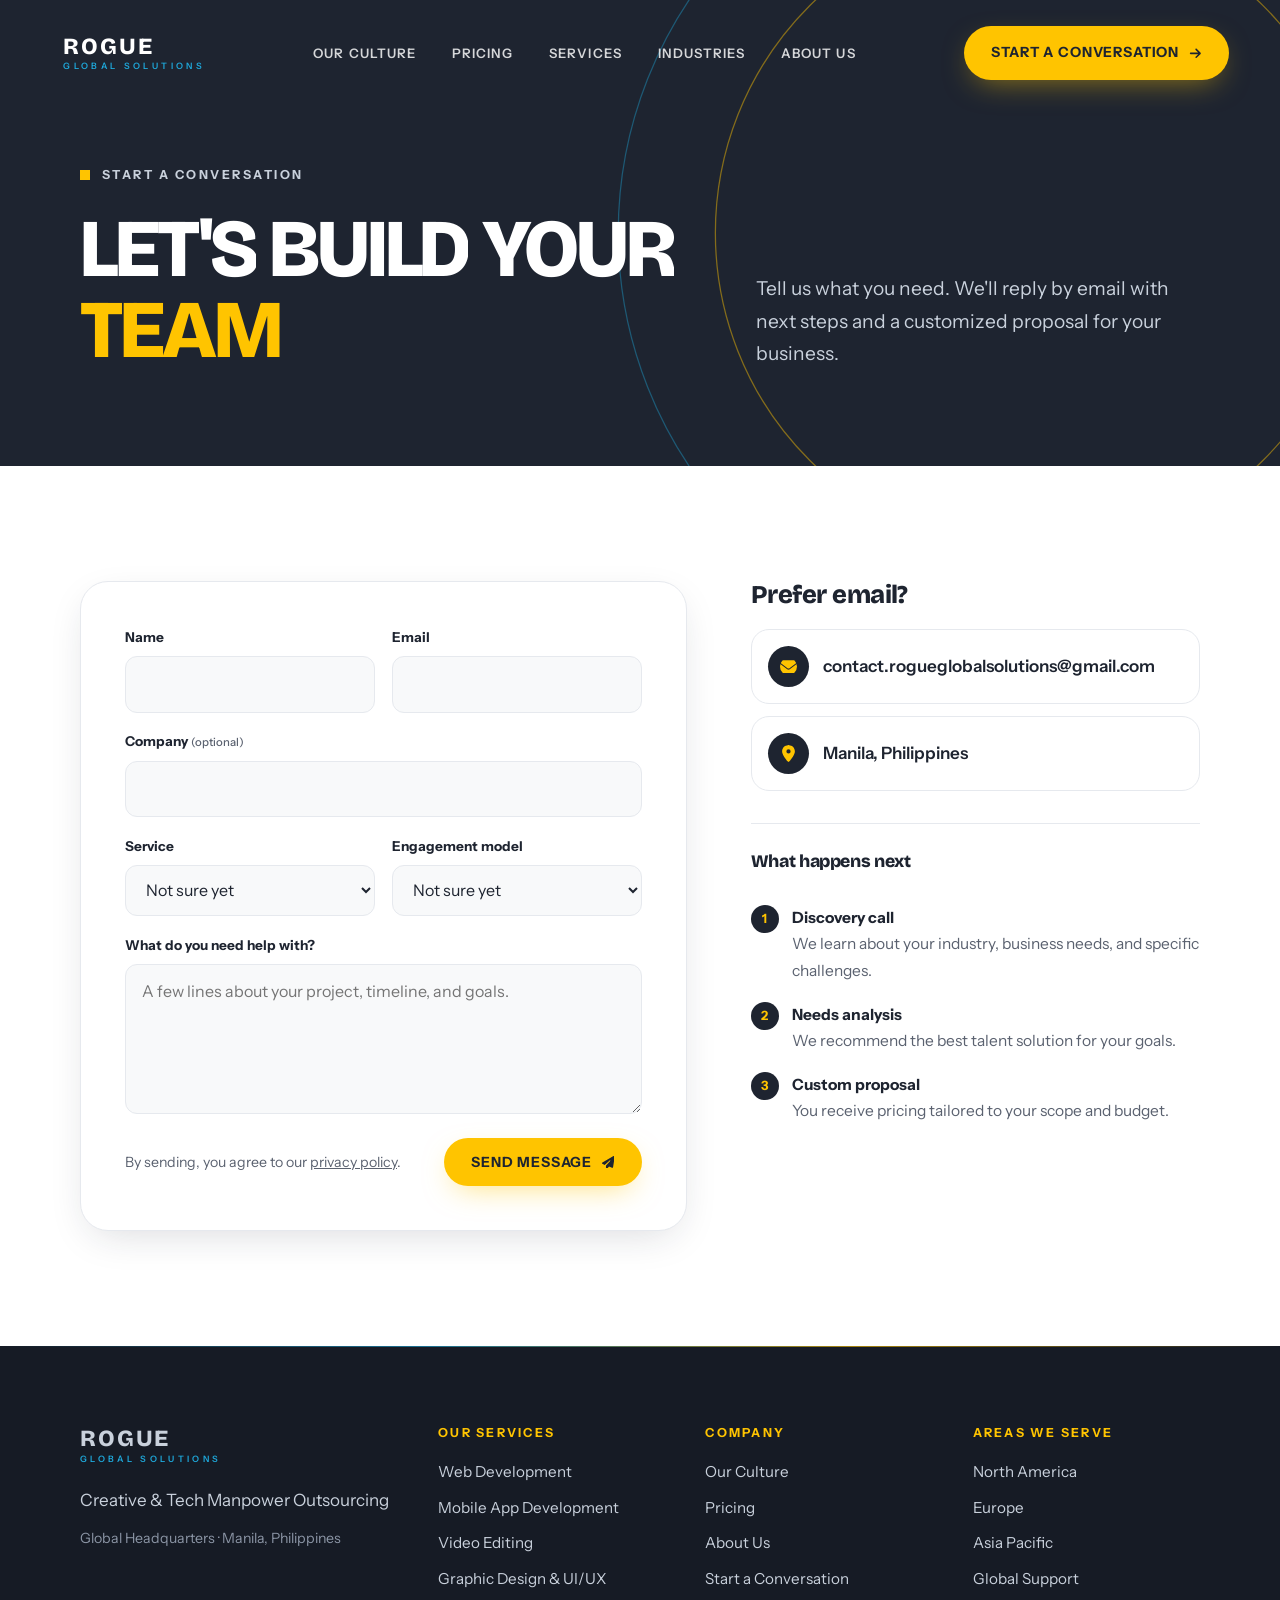
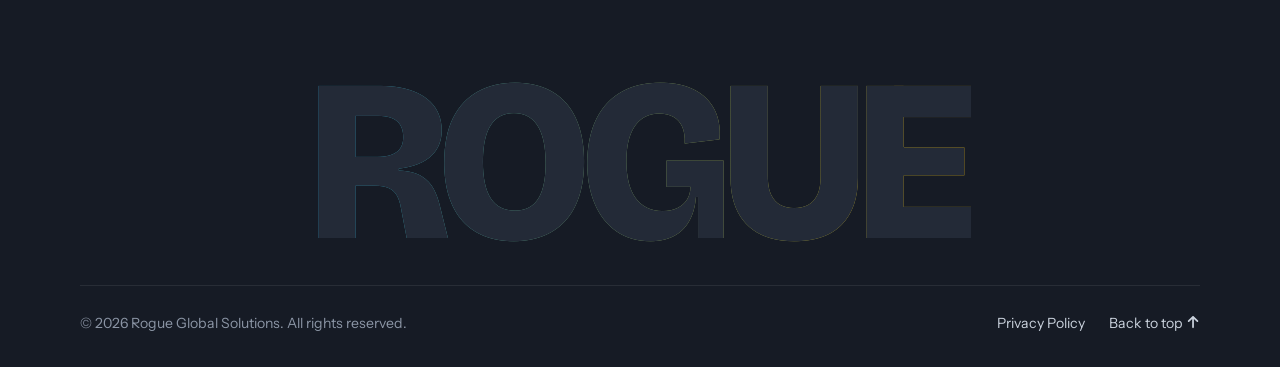
<file: contact.html>
<!DOCTYPE html>
<html lang="en" class="no-js">
<head>
    <meta charset="UTF-8">
    <meta name="viewport" content="width=device-width, initial-scale=1.0">
    <link rel="canonical" href="https://rogueglobalsolutions.tech/contact.html">
    <title>Contact Us | Rogue Global Solutions</title>
    <meta name="description" content="Tell us what you need in web &amp; mobile development, video editing, or graphic design &amp; UI/UX. Rogue Global Solutions will reply by email with a tailored proposal.">
    <meta property="og:title" content="Contact Us | Rogue Global Solutions">
    <meta property="og:description" content="Tell us what you need in web &amp; mobile development, video editing, or graphic design &amp; UI/UX. Rogue Global Solutions will reply by email with a tailored proposal.">
    <meta property="og:image" content="https://rogueglobalsolutions.tech/static/images/og-card.png">
    <meta property="og:image:width" content="1200">
    <meta property="og:image:height" content="630">
    <meta name="twitter:card" content="summary_large_image">
    <meta property="og:type" content="website">
    <meta property="og:url" content="https://rogueglobalsolutions.tech/contact.html">
    <link rel="icon" type="image/png" href="/static/images/logo.png">
    <link rel="shortcut icon" type="image/png" href="/static/images/logo.png">
    <link rel="apple-touch-icon" href="/static/images/logo.png">
    <script type="application/ld+json">
    {
      "@context": "https://schema.org",
      "@type": "ContactPage",
      "url": "https://rogueglobalsolutions.tech/contact.html",
      "mainEntity": {
        "@type": "Organization",
        "name": "Rogue Global Solutions",
        "url": "https://rogueglobalsolutions.tech",
        "logo": "https://rogueglobalsolutions.tech/static/images/logo.png",
        "contactPoint": {
          "@type": "ContactPoint",
          "email": "contact.rogueglobalsolutions@gmail.com",
          "contactType": "Customer Service",
          "availableLanguage": ["en", "fil"]
        }
      }
    }
    </script>

    <meta name="theme-color" content="#1e2430">
    <link rel="preload" href="static/fonts/BricolageGrotesque.woff2" as="font" type="font/woff2" crossorigin>
    <link rel="stylesheet" href="static/css/site.css">
    <script>document.documentElement.className = 'js';</script>
    <script src="static/js/site.js" defer></script>
</head>
<body id="top">
    <svg width="0" height="0" style="position:absolute" aria-hidden="true"><desc>Icons: Font Awesome Free 6.4.0, CC BY 4.0, https://fontawesome.com/license/free</desc><symbol id="i-arrow-right" viewBox="0 0 448 512"><path d="M438.6 278.6c12.5-12.5 12.5-32.8 0-45.3l-160-160c-12.5-12.5-32.8-12.5-45.3 0s-12.5 32.8 0 45.3L338.8 224 32 224c-17.7 0-32 14.3-32 32s14.3 32 32 32l306.7 0L233.4 393.4c-12.5 12.5-12.5 32.8 0 45.3s32.8 12.5 45.3 0l160-160z"/></symbol><symbol id="i-arrow-up" viewBox="0 0 384 512"><path d="M214.6 41.4c-12.5-12.5-32.8-12.5-45.3 0l-160 160c-12.5 12.5-12.5 32.8 0 45.3s32.8 12.5 45.3 0L160 141.2V448c0 17.7 14.3 32 32 32s32-14.3 32-32V141.2L329.4 246.6c12.5 12.5 32.8 12.5 45.3 0s12.5-32.8 0-45.3l-160-160z"/></symbol><symbol id="i-circle-check" viewBox="0 0 512 512"><path d="M256 512A256 256 0 1 0 256 0a256 256 0 1 0 0 512zM369 209L241 337c-9.4 9.4-24.6 9.4-33.9 0l-64-64c-9.4-9.4-9.4-24.6 0-33.9s24.6-9.4 33.9 0l47 47L335 175c9.4-9.4 24.6-9.4 33.9 0s9.4 24.6 0 33.9z"/></symbol><symbol id="i-envelope" viewBox="0 0 512 512"><path d="M48 64C21.5 64 0 85.5 0 112c0 15.1 7.1 29.3 19.2 38.4L236.8 313.6c11.4 8.5 27 8.5 38.4 0L492.8 150.4c12.1-9.1 19.2-23.3 19.2-38.4c0-26.5-21.5-48-48-48H48zM0 176V384c0 35.3 28.7 64 64 64H448c35.3 0 64-28.7 64-64V176L294.4 339.2c-22.8 17.1-54 17.1-76.8 0L0 176z"/></symbol><symbol id="i-location-dot" viewBox="0 0 384 512"><path d="M215.7 499.2C267 435 384 279.4 384 192C384 86 298 0 192 0S0 86 0 192c0 87.4 117 243 168.3 307.2c12.3 15.3 35.1 15.3 47.4 0zM192 128a64 64 0 1 1 0 128 64 64 0 1 1 0-128z"/></symbol><symbol id="i-paper-plane" viewBox="0 0 512 512"><path d="M498.1 5.6c10.1 7 15.4 19.1 13.5 31.2l-64 416c-1.5 9.7-7.4 18.2-16 23s-18.9 5.4-28 1.6L284 427.7l-68.5 74.1c-8.9 9.7-22.9 12.9-35.2 8.1S160 493.2 160 480V396.4c0-4 1.5-7.8 4.2-10.7L331.8 202.8c5.8-6.3 5.6-16-.4-22s-15.7-6.4-22-.7L106 360.8 17.7 316.6C7.1 311.3 .3 300.7 0 288.9s5.9-22.8 16.1-28.7l448-256c10.7-6.1 23.9-5.5 34 1.4z"/></symbol></svg>
    <a class="skip-link" href="#main">Skip to content</a>
    <div class="scroll-progress" aria-hidden="true"></div>

    <header class="site-header" id="siteHeader">
        <nav class="nav" aria-label="Primary">
            <a href="index.html" class="logo" aria-label="Rogue Global Solutions home">ROGUE<span>GLOBAL SOLUTIONS</span></a>

            <ul class="nav-links" id="navLinks">
                <li><a href="index.html">OUR CULTURE</a></li>
                <li><a href="pricing.html">PRICING</a></li>
                <li><a href="services.html">SERVICES</a></li>
                <li><a href="industries.html">INDUSTRIES</a></li>
                <li><a href="about.html">ABOUT US</a></li>
                <li class="mobile-cta"><a href="contact.html">START A CONVERSATION</a></li>
            </ul>

            <a href="contact.html" class="btn btn-primary nav-cta magnetic">START A CONVERSATION <svg class="icon icon-arrow" aria-hidden="true"><use href="#i-arrow-right"></use></svg></a>

            <button class="hamburger" id="hamburger" type="button" aria-label="Toggle menu" aria-expanded="false" aria-controls="navLinks">
                <span></span><span></span><span></span>
            </button>
        </nav>
    </header>

    <main id="main">
        <section class="hero">
            <svg class="hero-ring" viewBox="0 0 100 100" aria-hidden="true"><circle class="ring-outer" cx="50" cy="50" r="49.5" pathLength="1"/><circle class="ring-inner" cx="50" cy="50" r="38" pathLength="1"/></svg>
            <div class="container hero-grid">
                <div>
                    <p class="kicker" data-reveal>Start a Conversation</p>
                    <h1 data-split>LET'S BUILD YOUR <span class="accent">TEAM</span></h1>
                </div>
                <p class="hero-lead" data-reveal style="--delay: 450ms">Tell us what you need. We'll reply by email with next steps and a customized proposal for your business.</p>
            </div>
        </section>

        <section class="section">
            <div class="container contact-layout">
                <div class="form-card" data-reveal>
                    <form id="contactForm" action="https://formsubmit.co/contact.rogueglobalsolutions@gmail.com" method="POST">
                        <input type="hidden" name="_subject" value="New inquiry from rogueglobalsolutions.tech">
                        <input type="hidden" name="_template" value="table">
                        <input type="hidden" name="_captcha" value="false">
                        <input type="hidden" name="_next" value="https://rogueglobalsolutions.tech/contact.html?sent=1">
                        <input type="text" name="_honey" class="form-honey" tabindex="-1" autocomplete="off" aria-hidden="true">

                        <div class="form-grid">
                            <div class="field">
                                <label for="f-name">Name</label>
                                <input id="f-name" name="name" type="text" autocomplete="name" required>
                            </div>
                            <div class="field">
                                <label for="f-email">Email</label>
                                <input id="f-email" name="email" type="email" autocomplete="email" required>
                            </div>
                            <div class="field field--full">
                                <label for="f-company">Company <small>(optional)</small></label>
                                <input id="f-company" name="company" type="text" autocomplete="organization">
                            </div>
                            <div class="field">
                                <label for="f-service">Service</label>
                                <select id="f-service" name="service">
                                    <option>Web &amp; Mobile Development</option>
                                    <option>Video Editing</option>
                                    <option>Graphic Design &amp; UI/UX</option>
                                    <option selected>Not sure yet</option>
                                </select>
                            </div>
                            <div class="field">
                                <label for="f-engagement">Engagement model</label>
                                <select id="f-engagement" name="engagement">
                                    <option>Per talent (dedicated)</option>
                                    <option>Project-based</option>
                                    <option>Hybrid</option>
                                    <option selected>Not sure yet</option>
                                </select>
                            </div>
                            <div class="field field--full">
                                <label for="f-message">What do you need help with?</label>
                                <textarea id="f-message" name="message" required placeholder="A few lines about your project, timeline, and goals."></textarea>
                            </div>
                        </div>

                        <div class="form-foot">
                            <small>By sending, you agree to our <a href="privacy.html">privacy policy</a>.</small>
                            <button type="submit" class="btn btn-primary magnetic">SEND MESSAGE <svg class="icon" aria-hidden="true"><use href="#i-paper-plane"></use></svg></button>
                        </div>

                        <div class="form-status" id="formStatus" role="status" aria-live="polite"><svg class="icon" aria-hidden="true"><use href="#i-circle-check"></use></svg><span></span></div>
                    </form>
                </div>

                <aside class="contact-aside" data-reveal="right">
                    <h2>Prefer email?</h2>
                    <a class="contact-item" href="mailto:contact.rogueglobalsolutions@gmail.com"><svg class="icon" aria-hidden="true"><use href="#i-envelope"></use></svg>contact.rogueglobalsolutions@gmail.com</a>
                    <div class="contact-item"><svg class="icon" aria-hidden="true"><use href="#i-location-dot"></use></svg>Manila, Philippines</div>

                    <ol class="next-steps">
                        <li class="next-steps-title"><h3>What happens next</h3></li>
                        <li><strong>Discovery call</strong>We learn about your industry, business needs, and specific challenges.</li>
                        <li><strong>Needs analysis</strong>We recommend the best talent solution for your goals.</li>
                        <li><strong>Custom proposal</strong>You receive pricing tailored to your scope and budget.</li>
                    </ol>
                </aside>
            </div>
        </section>

    </main>

    <footer class="footer">
        <div class="container">
            <div class="footer-grid" data-stagger>
                <div class="footer-brand">
                    <a href="index.html" class="logo" aria-label="Rogue Global Solutions home">ROGUE<span>GLOBAL SOLUTIONS</span></a>
                    <p>Creative &amp; Tech Manpower Outsourcing</p>
                    <small>Global Headquarters · Manila, Philippines</small>
                </div>
                <div>
                    <h3>OUR SERVICES</h3>
                    <ul>
                        <li><a href="services.html#web">Web Development</a></li>
                        <li><a href="services.html#web">Mobile App Development</a></li>
                        <li><a href="services.html#video">Video Editing</a></li>
                        <li><a href="services.html#design">Graphic Design &amp; UI/UX</a></li>
                    </ul>
                </div>
                <div>
                    <h3>COMPANY</h3>
                    <ul>
                        <li><a href="index.html">Our Culture</a></li>
                        <li><a href="pricing.html">Pricing</a></li>
                        <li><a href="about.html">About Us</a></li>
                        <li><a href="contact.html">Start a Conversation</a></li>
                    </ul>
                </div>
                    <div>
                        <h3>AREAS WE SERVE</h3>
                        <ul>
                            <li>North America</li>
                            <li>Europe</li>
                            <li>Asia Pacific</li>
                            <li>Global Support</li>
                        </ul>
                    </div>
            </div>

            <div class="footer-wordmark" aria-hidden="true">ROGUE</div>

            <div class="footer-bottom">
                <p>© 2026 Rogue Global Solutions. All rights reserved.</p>
                <nav aria-label="Legal">
                    <a href="privacy.html">Privacy Policy</a>
                    <a href="#top">Back to top <svg class="icon" aria-hidden="true"><use href="#i-arrow-up"></use></svg></a>
                </nav>
            </div>
        </div>
    </footer>
</body>
</html>
</file>
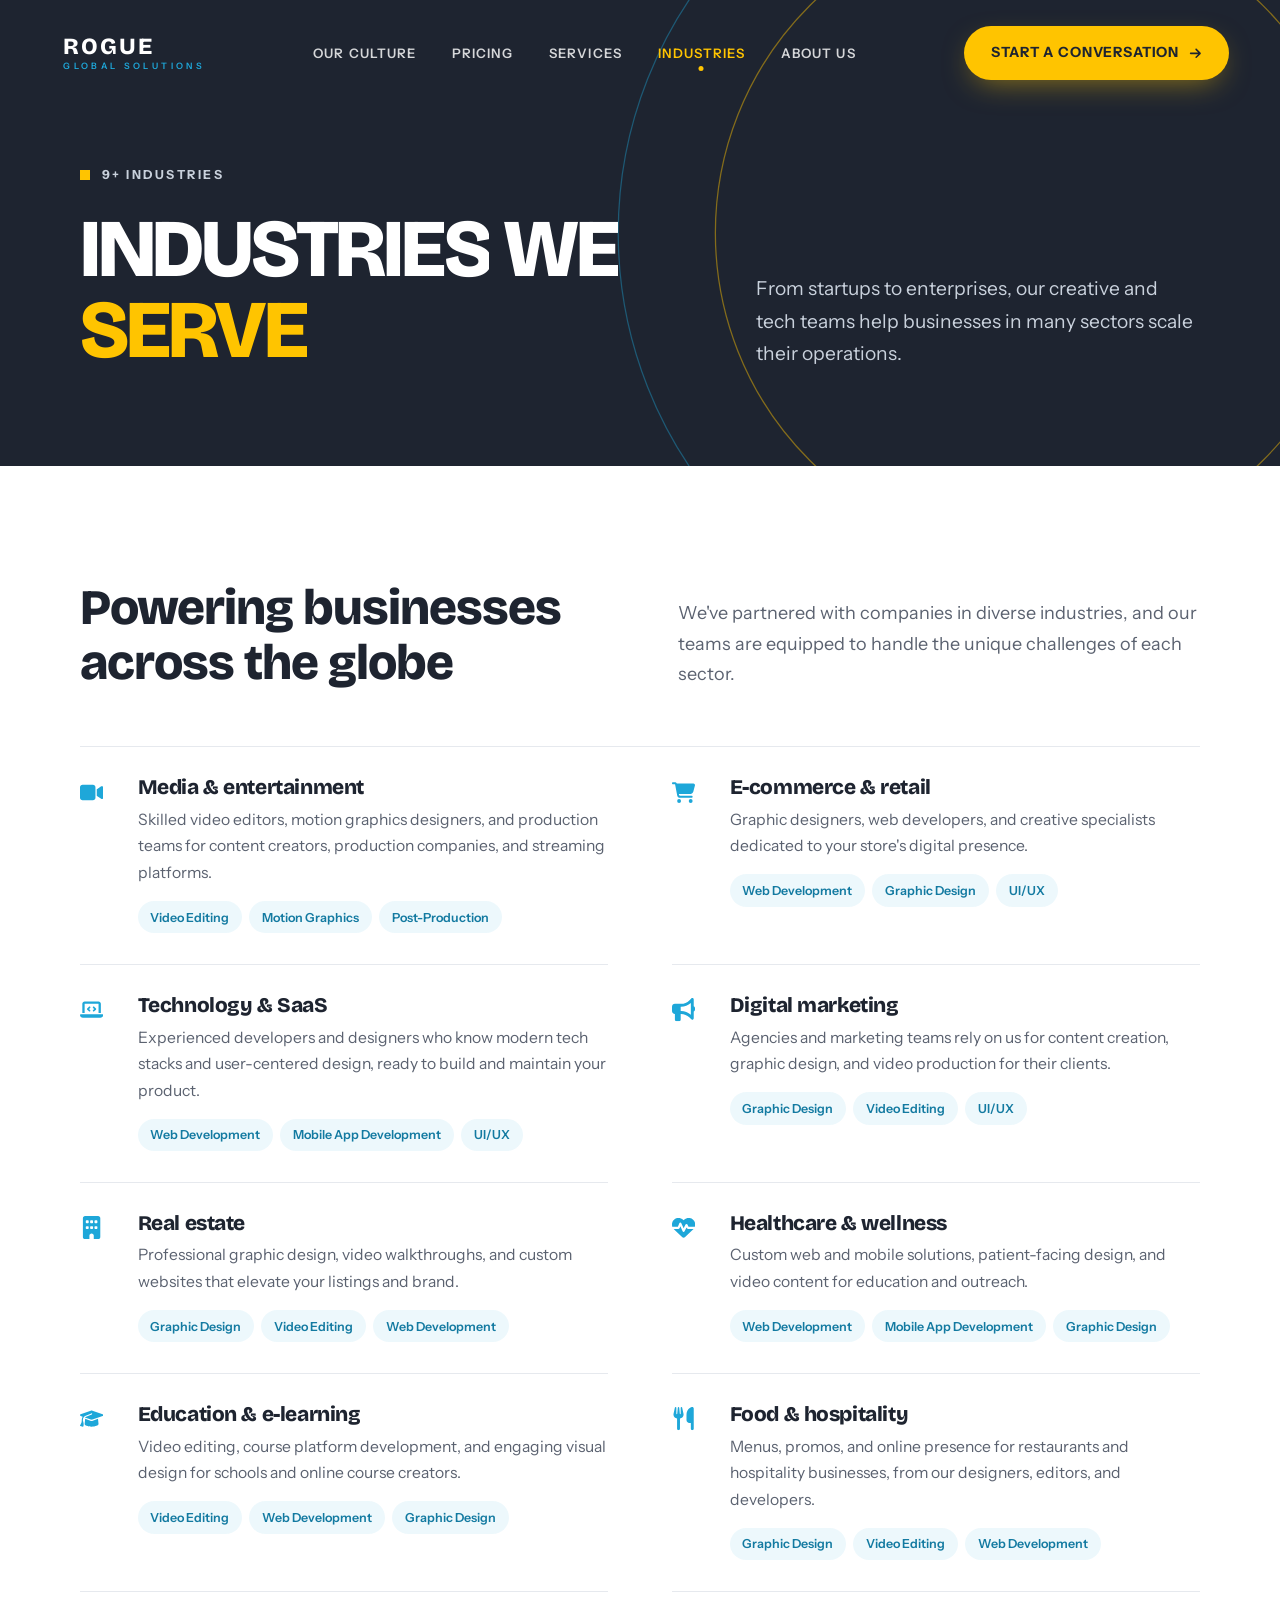
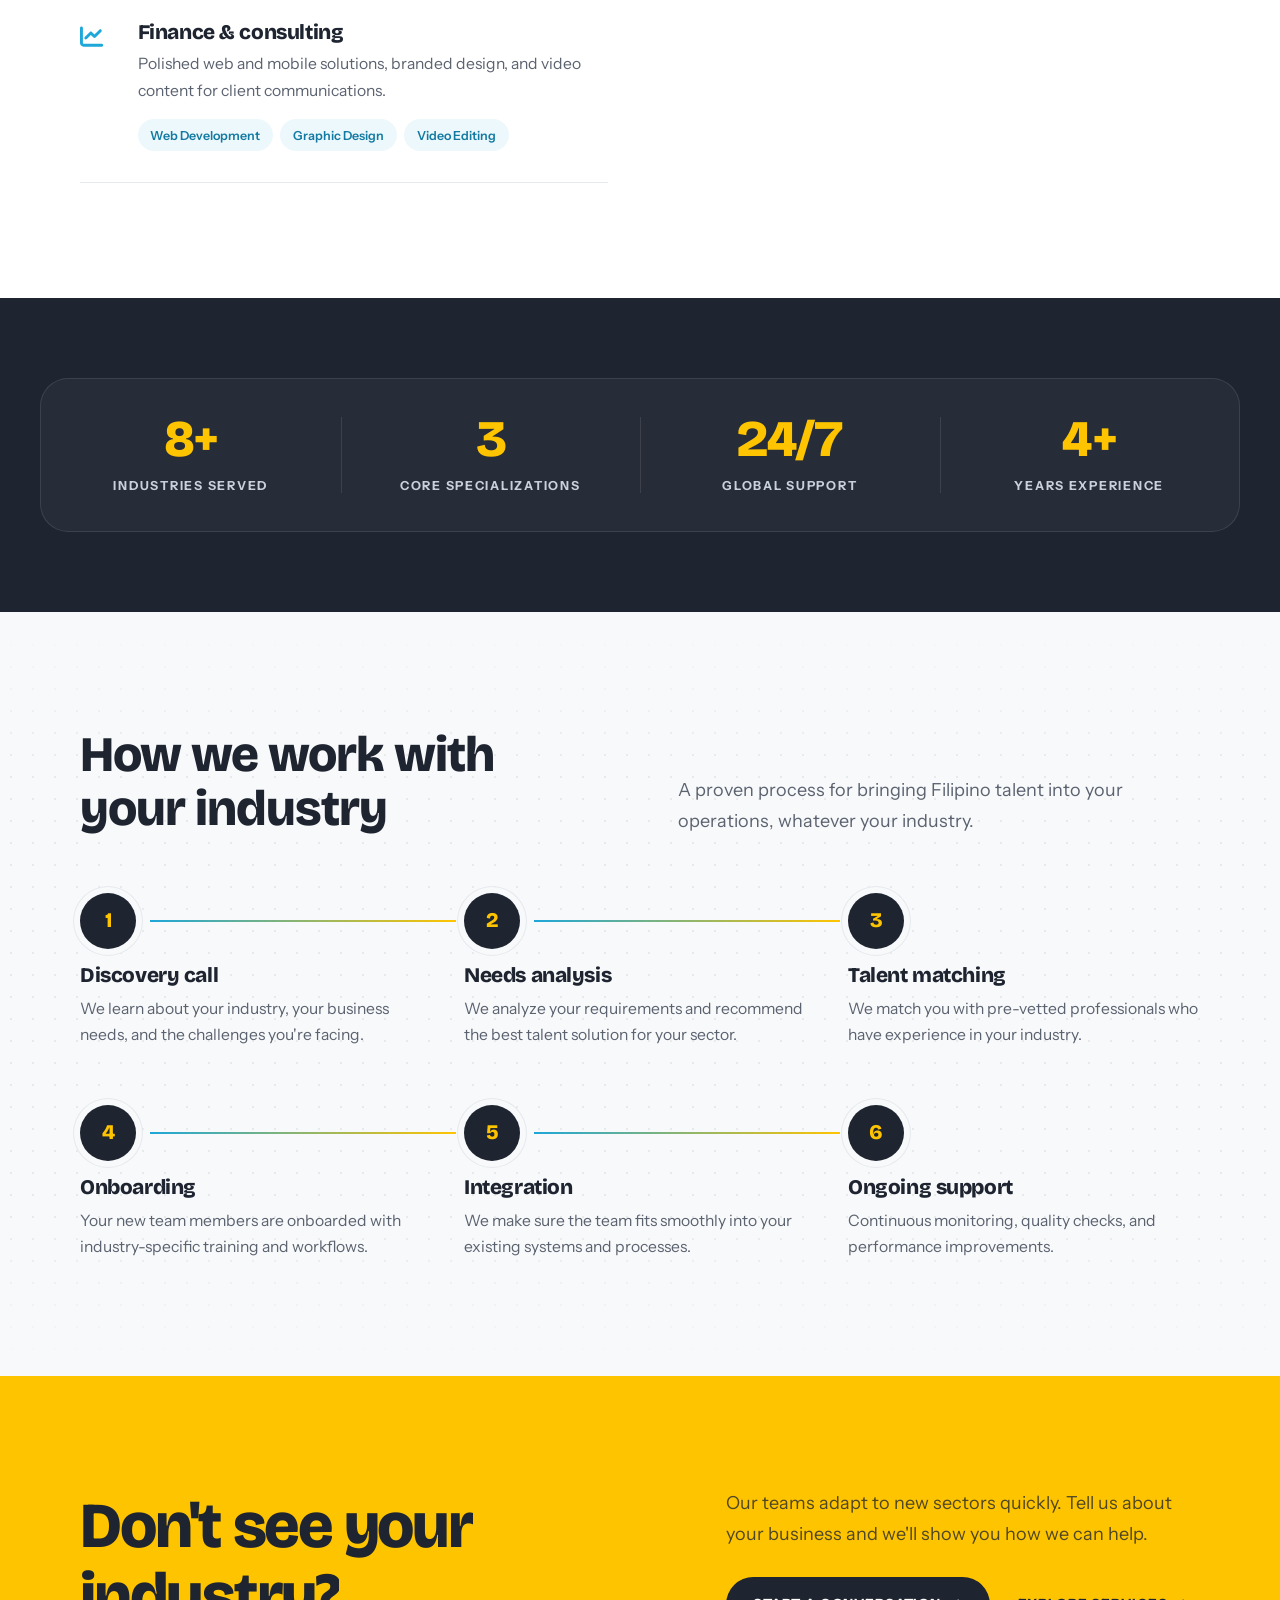
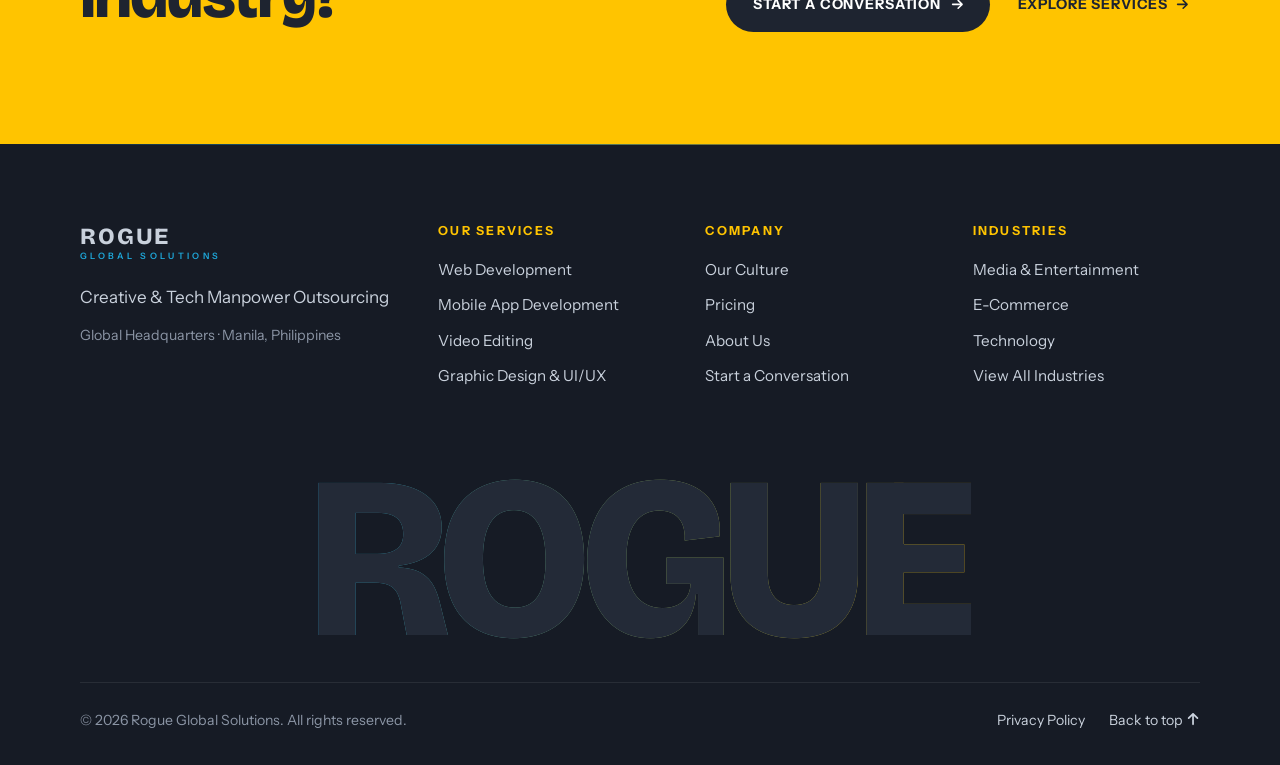
<file: industries.html>
<!DOCTYPE html>
<html lang="en" class="no-js">
<head>
    <meta charset="UTF-8">
    <meta name="viewport" content="width=device-width, initial-scale=1.0">
    <link rel="canonical" href="https://rogueglobalsolutions.tech/industries.html">

    <title>Industries We Serve | Rogue Global Solutions</title>
    <meta name="description" content="Trusted by industry leaders worldwide. We provide Filipino talent for technology, e-commerce, media production, digital marketing, and more across North America, Europe, and Asia Pacific.">
    <meta name="keywords" content="technology outsourcing, e-commerce support, media production, digital marketing, Filipino talent, industry solutions, global support">

    <meta property="og:title" content="Industries We Serve | Rogue Global Solutions">
    <meta property="og:description" content="Trusted by industry leaders worldwide. We provide Filipino talent across multiple industries globally.">
    <meta property="og:image" content="https://rogueglobalsolutions.tech/static/images/og-card.png">
    <meta property="og:image:width" content="1200">
    <meta property="og:image:height" content="630">
    <meta property="og:url" content="https://rogueglobalsolutions.tech/industries.html">
    <meta name="twitter:card" content="summary_large_image">
    <meta property="og:type" content="website">

    <link rel="icon" type="image/png" href="/static/images/logo.png">
    <link rel="shortcut icon" type="image/png" href="/static/images/logo.png">

    <script type="application/ld+json">
    {
      "@context": "https://schema.org",
      "@type": "Service",
      "serviceType": "Business Process Outsourcing",
      "provider": {
        "@type": "Organization",
        "name": "Rogue Global Solutions",
        "url": "https://rogueglobalsolutions.tech",
        "logo": "https://rogueglobalsolutions.tech/static/images/logo.png",
        "image": "https://rogueglobalsolutions.tech/static/images/logo.png"
      },
      "areaServed": [
        {"@type": "Place","name": "North America"},
        {"@type": "Place","name": "Europe"},
        {"@type": "Place","name": "Asia Pacific"},
        {"@type": "Place","name": "Global"}
      ],
      "audience": [
        {"@type": "Audience","audienceType": "Technology Companies"},
        {"@type": "Audience","audienceType": "E-commerce Businesses"},
        {"@type": "Audience","audienceType": "Media Production Companies"},
        {"@type": "Audience","audienceType": "Digital Marketing Agencies"}
      ],
      "hasOfferCatalog": {
        "@type": "OfferCatalog",
        "name": "Creative & Tech Manpower Services",
        "itemListElement": [
          {"@type": "Offer","itemOffered": {"@type": "Service","name": "Web & Mobile Development"}},
          {"@type": "Offer","itemOffered": {"@type": "Service","name": "Video Editing"}},
          {"@type": "Offer","itemOffered": {"@type": "Service","name": "Graphic Design & UI/UX"}}
        ]
      }
    }
    </script>

    <meta name="theme-color" content="#1e2430">
    <link rel="preload" href="static/fonts/BricolageGrotesque.woff2" as="font" type="font/woff2" crossorigin>
    <link rel="stylesheet" href="static/css/site.css">
    <script>document.documentElement.className = 'js';</script>
    <script src="static/js/site.js" defer></script>
</head>
<body id="top">
    <svg width="0" height="0" style="position:absolute" aria-hidden="true"><desc>Icons: Font Awesome Free 6.4.0, CC BY 4.0, https://fontawesome.com/license/free</desc><symbol id="i-arrow-right" viewBox="0 0 448 512"><path d="M438.6 278.6c12.5-12.5 12.5-32.8 0-45.3l-160-160c-12.5-12.5-32.8-12.5-45.3 0s-12.5 32.8 0 45.3L338.8 224 32 224c-17.7 0-32 14.3-32 32s14.3 32 32 32l306.7 0L233.4 393.4c-12.5 12.5-12.5 32.8 0 45.3s32.8 12.5 45.3 0l160-160z"/></symbol><symbol id="i-arrow-up" viewBox="0 0 384 512"><path d="M214.6 41.4c-12.5-12.5-32.8-12.5-45.3 0l-160 160c-12.5 12.5-12.5 32.8 0 45.3s32.8 12.5 45.3 0L160 141.2V448c0 17.7 14.3 32 32 32s32-14.3 32-32V141.2L329.4 246.6c12.5 12.5 32.8 12.5 45.3 0s12.5-32.8 0-45.3l-160-160z"/></symbol><symbol id="i-building" viewBox="0 0 384 512"><path d="M48 0C21.5 0 0 21.5 0 48V464c0 26.5 21.5 48 48 48h96V432c0-26.5 21.5-48 48-48s48 21.5 48 48v80h96c26.5 0 48-21.5 48-48V48c0-26.5-21.5-48-48-48H48zM64 240c0-8.8 7.2-16 16-16h32c8.8 0 16 7.2 16 16v32c0 8.8-7.2 16-16 16H80c-8.8 0-16-7.2-16-16V240zm112-16h32c8.8 0 16 7.2 16 16v32c0 8.8-7.2 16-16 16H176c-8.8 0-16-7.2-16-16V240c0-8.8 7.2-16 16-16zm80 16c0-8.8 7.2-16 16-16h32c8.8 0 16 7.2 16 16v32c0 8.8-7.2 16-16 16H272c-8.8 0-16-7.2-16-16V240zM80 96h32c8.8 0 16 7.2 16 16v32c0 8.8-7.2 16-16 16H80c-8.8 0-16-7.2-16-16V112c0-8.8 7.2-16 16-16zm80 16c0-8.8 7.2-16 16-16h32c8.8 0 16 7.2 16 16v32c0 8.8-7.2 16-16 16H176c-8.8 0-16-7.2-16-16V112zM272 96h32c8.8 0 16 7.2 16 16v32c0 8.8-7.2 16-16 16H272c-8.8 0-16-7.2-16-16V112c0-8.8 7.2-16 16-16z"/></symbol><symbol id="i-bullhorn" viewBox="0 0 512 512"><path d="M480 32c0-12.9-7.8-24.6-19.8-29.6s-25.7-2.2-34.9 6.9L381.7 53c-48 48-113.1 75-181 75H192 160 64c-35.3 0-64 28.7-64 64v96c0 35.3 28.7 64 64 64l0 128c0 17.7 14.3 32 32 32h64c17.7 0 32-14.3 32-32V352l8.7 0c67.9 0 133 27 181 75l43.6 43.6c9.2 9.2 22.9 11.9 34.9 6.9s19.8-16.6 19.8-29.6V300.4c18.6-8.8 32-32.5 32-60.4s-13.4-51.6-32-60.4V32zm-64 76.7V240 371.3C357.2 317.8 280.5 288 200.7 288H192V192h8.7c79.8 0 156.5-29.8 215.3-83.3z"/></symbol><symbol id="i-cart-shopping" viewBox="0 0 576 512"><path d="M0 24C0 10.7 10.7 0 24 0H69.5c22 0 41.5 12.8 50.6 32h411c26.3 0 45.5 25 38.6 50.4l-41 152.3c-8.5 31.4-37 53.3-69.5 53.3H170.7l5.4 28.5c2.2 11.3 12.1 19.5 23.6 19.5H488c13.3 0 24 10.7 24 24s-10.7 24-24 24H199.7c-34.6 0-64.3-24.6-70.7-58.5L77.4 54.5c-.7-3.8-4-6.5-7.9-6.5H24C10.7 48 0 37.3 0 24zM128 464a48 48 0 1 1 96 0 48 48 0 1 1 -96 0zm336-48a48 48 0 1 1 0 96 48 48 0 1 1 0-96z"/></symbol><symbol id="i-chart-line" viewBox="0 0 512 512"><path d="M64 64c0-17.7-14.3-32-32-32S0 46.3 0 64V400c0 44.2 35.8 80 80 80H480c17.7 0 32-14.3 32-32s-14.3-32-32-32H80c-8.8 0-16-7.2-16-16V64zm406.6 86.6c12.5-12.5 12.5-32.8 0-45.3s-32.8-12.5-45.3 0L320 210.7l-57.4-57.4c-12.5-12.5-32.8-12.5-45.3 0l-112 112c-12.5 12.5-12.5 32.8 0 45.3s32.8 12.5 45.3 0L240 221.3l57.4 57.4c12.5 12.5 32.8 12.5 45.3 0l128-128z"/></symbol><symbol id="i-graduation-cap" viewBox="0 0 640 512"><path d="M320 32c-8.1 0-16.1 1.4-23.7 4.1L15.8 137.4C6.3 140.9 0 149.9 0 160s6.3 19.1 15.8 22.6l57.9 20.9C57.3 229.3 48 259.8 48 291.9v28.1c0 28.4-10.8 57.7-22.3 80.8c-6.5 13-13.9 25.8-22.5 37.6C0 442.7-.9 448.3 .9 453.4s6 8.9 11.2 10.2l64 16c4.2 1.1 8.7 .3 12.4-2s6.3-6.1 7.1-10.4c8.6-42.8 4.3-81.2-2.1-108.7C90.3 344.3 86 329.8 80 316.5V291.9c0-30.2 10.2-58.7 27.9-81.5c12.9-15.5 29.6-28 49.2-35.7l157-61.7c8.2-3.2 17.5 .8 20.7 9s-.8 17.5-9 20.7l-157 61.7c-12.4 4.9-23.3 12.4-32.2 21.6l159.6 57.6c7.6 2.7 15.6 4.1 23.7 4.1s16.1-1.4 23.7-4.1L624.2 182.6c9.5-3.4 15.8-12.5 15.8-22.6s-6.3-19.1-15.8-22.6L343.7 36.1C336.1 33.4 328.1 32 320 32zM128 408c0 35.3 86 72 192 72s192-36.7 192-72L496.7 262.6 354.5 314c-11.1 4-22.8 6-34.5 6s-23.5-2-34.5-6L143.3 262.6 128 408z"/></symbol><symbol id="i-heart-pulse" viewBox="0 0 512 512"><path d="M228.3 469.1L47.6 300.4c-4.2-3.9-8.2-8.1-11.9-12.4h87c22.6 0 43-13.6 51.7-34.5l10.5-25.2 49.3 109.5c3.8 8.5 12.1 14 21.4 14.1s17.8-5 22-13.3L320 253.7l1.7 3.4c9.5 19 28.9 31 50.1 31H476.3c-3.7 4.3-7.7 8.5-11.9 12.4L283.7 469.1c-7.5 7-17.4 10.9-27.7 10.9s-20.2-3.9-27.7-10.9zM503.7 240h-132c-3 0-5.8-1.7-7.2-4.4l-23.2-46.3c-4.1-8.1-12.4-13.3-21.5-13.3s-17.4 5.1-21.5 13.3l-41.4 82.8L205.9 158.2c-3.9-8.7-12.7-14.3-22.2-14.1s-18.1 5.9-21.8 14.8l-31.8 76.3c-1.2 3-4.2 4.9-7.4 4.9H16c-2.6 0-5 .4-7.3 1.1C3 225.2 0 208.2 0 190.9v-5.8c0-69.9 50.5-129.5 119.4-141C165 36.5 211.4 51.4 244 84l12 12 12-12c32.6-32.6 79-47.5 124.6-39.9C461.5 55.6 512 115.2 512 185.1v5.8c0 16.9-2.8 33.5-8.3 49.1z"/></symbol><symbol id="i-laptop-code" viewBox="0 0 640 512"><path d="M64 96c0-35.3 28.7-64 64-64H512c35.3 0 64 28.7 64 64V352H512V96H128V352H64V96zM0 403.2C0 392.6 8.6 384 19.2 384H620.8c10.6 0 19.2 8.6 19.2 19.2c0 42.4-34.4 76.8-76.8 76.8H76.8C34.4 480 0 445.6 0 403.2zM281 209l-31 31 31 31c9.4 9.4 9.4 24.6 0 33.9s-24.6 9.4-33.9 0l-48-48c-9.4-9.4-9.4-24.6 0-33.9l48-48c9.4-9.4 24.6-9.4 33.9 0s9.4 24.6 0 33.9zM393 175l48 48c9.4 9.4 9.4 24.6 0 33.9l-48 48c-9.4 9.4-24.6 9.4-33.9 0s-9.4-24.6 0-33.9l31-31-31-31c-9.4-9.4-9.4-24.6 0-33.9s24.6-9.4 33.9 0z"/></symbol><symbol id="i-utensils" viewBox="0 0 448 512"><path d="M416 0C400 0 288 32 288 176V288c0 35.3 28.7 64 64 64h32V480c0 17.7 14.3 32 32 32s32-14.3 32-32V352 240 32c0-17.7-14.3-32-32-32zM64 16C64 7.8 57.9 1 49.7 .1S34.2 4.6 32.4 12.5L2.1 148.8C.7 155.1 0 161.5 0 167.9c0 45.9 35.1 83.6 80 87.7V480c0 17.7 14.3 32 32 32s32-14.3 32-32V255.6c44.9-4.1 80-41.8 80-87.7c0-6.4-.7-12.8-2.1-19.1L191.6 12.5c-1.8-8-9.3-13.3-17.4-12.4S160 7.8 160 16V150.2c0 5.4-4.4 9.8-9.8 9.8c-5.1 0-9.3-3.9-9.8-9L127.9 14.6C127.2 6.3 120.3 0 112 0s-15.2 6.3-15.9 14.6L83.7 151c-.5 5.1-4.7 9-9.8 9c-5.4 0-9.8-4.4-9.8-9.8V16zm48.3 152l-.3 0-.3 0 .3-.7 .3 .7z"/></symbol><symbol id="i-video" viewBox="0 0 576 512"><path d="M0 128C0 92.7 28.7 64 64 64H320c35.3 0 64 28.7 64 64V384c0 35.3-28.7 64-64 64H64c-35.3 0-64-28.7-64-64V128zM559.1 99.8c10.4 5.6 16.9 16.4 16.9 28.2V384c0 11.8-6.5 22.6-16.9 28.2s-23 5-32.9-1.6l-96-64L416 337.1V320 192 174.9l14.2-9.5 96-64c9.8-6.5 22.4-7.2 32.9-1.6z"/></symbol></svg>
    <a class="skip-link" href="#main">Skip to content</a>
    <div class="scroll-progress" aria-hidden="true"></div>

    <header class="site-header" id="siteHeader">
        <nav class="nav" aria-label="Primary">
            <a href="index.html" class="logo" aria-label="Rogue Global Solutions home">ROGUE<span>GLOBAL SOLUTIONS</span></a>

            <ul class="nav-links" id="navLinks">
                <li><a href="index.html">OUR CULTURE</a></li>
                <li><a href="pricing.html">PRICING</a></li>
                <li><a href="services.html">SERVICES</a></li>
                <li><a href="industries.html" class="active" aria-current="page">INDUSTRIES</a></li>
                <li><a href="about.html">ABOUT US</a></li>
                <li class="mobile-cta"><a href="contact.html">START A CONVERSATION</a></li>
            </ul>

            <a href="contact.html" class="btn btn-primary nav-cta magnetic">START A CONVERSATION <svg class="icon icon-arrow" aria-hidden="true"><use href="#i-arrow-right"></use></svg></a>

            <button class="hamburger" id="hamburger" type="button" aria-label="Toggle menu" aria-expanded="false" aria-controls="navLinks">
                <span></span><span></span><span></span>
            </button>
        </nav>
    </header>

    <main id="main">
        <section class="hero">
            <svg class="hero-ring" viewBox="0 0 100 100" aria-hidden="true"><circle class="ring-outer" cx="50" cy="50" r="49.5" pathLength="1"/><circle class="ring-inner" cx="50" cy="50" r="38" pathLength="1"/></svg>
            <div class="container hero-grid">
                <div>
                    <p class="kicker" data-reveal>9+ Industries</p>
                    <h1 data-split>INDUSTRIES WE <span class="accent">SERVE</span></h1>
                </div>
                <p class="hero-lead" data-reveal style="--delay: 450ms">From startups to enterprises, our creative and tech teams help businesses in many sectors scale their operations.</p>
            </div>
        </section>

        <section class="section">
            <div class="container">
                <div class="section-head section-head--split" data-reveal>
                    <h2 class="section-title">Powering businesses across the globe</h2>
                    <p class="lead">We've partnered with companies in diverse industries, and our teams are equipped to handle the unique challenges of each sector.</p>
                </div>

                <div class="industry-list" data-stagger>
                    <article class="industry">
                        <svg class="icon" aria-hidden="true"><use href="#i-video"></use></svg>
                        <div>
                            <h3>Media &amp; entertainment</h3>
                            <p>Skilled video editors, motion graphics designers, and production teams for content creators, production companies, and streaming platforms.</p>
                            <div class="tags"><span class="tag">Video Editing</span><span class="tag">Motion Graphics</span><span class="tag">Post-Production</span></div>
                        </div>
                    </article>
                    <article class="industry">
                        <svg class="icon" aria-hidden="true"><use href="#i-cart-shopping"></use></svg>
                        <div>
                            <h3>E-commerce &amp; retail</h3>
                            <p>Graphic designers, web developers, and creative specialists dedicated to your store's digital presence.</p>
                            <div class="tags"><span class="tag">Web Development</span><span class="tag">Graphic Design</span><span class="tag">UI/UX</span></div>
                        </div>
                    </article>
                    <article class="industry">
                        <svg class="icon" aria-hidden="true"><use href="#i-laptop-code"></use></svg>
                        <div>
                            <h3>Technology &amp; SaaS</h3>
                            <p>Experienced developers and designers who know modern tech stacks and user-centered design, ready to build and maintain your product.</p>
                            <div class="tags"><span class="tag">Web Development</span><span class="tag">Mobile App Development</span><span class="tag">UI/UX</span></div>
                        </div>
                    </article>
                    <article class="industry">
                        <svg class="icon" aria-hidden="true"><use href="#i-bullhorn"></use></svg>
                        <div>
                            <h3>Digital marketing</h3>
                            <p>Agencies and marketing teams rely on us for content creation, graphic design, and video production for their clients.</p>
                            <div class="tags"><span class="tag">Graphic Design</span><span class="tag">Video Editing</span><span class="tag">UI/UX</span></div>
                        </div>
                    </article>
                    <article class="industry">
                        <svg class="icon" aria-hidden="true"><use href="#i-building"></use></svg>
                        <div>
                            <h3>Real estate</h3>
                            <p>Professional graphic design, video walkthroughs, and custom websites that elevate your listings and brand.</p>
                            <div class="tags"><span class="tag">Graphic Design</span><span class="tag">Video Editing</span><span class="tag">Web Development</span></div>
                        </div>
                    </article>
                    <article class="industry">
                        <svg class="icon" aria-hidden="true"><use href="#i-heart-pulse"></use></svg>
                        <div>
                            <h3>Healthcare &amp; wellness</h3>
                            <p>Custom web and mobile solutions, patient-facing design, and video content for education and outreach.</p>
                            <div class="tags"><span class="tag">Web Development</span><span class="tag">Mobile App Development</span><span class="tag">Graphic Design</span></div>
                        </div>
                    </article>
                    <article class="industry">
                        <svg class="icon" aria-hidden="true"><use href="#i-graduation-cap"></use></svg>
                        <div>
                            <h3>Education &amp; e-learning</h3>
                            <p>Video editing, course platform development, and engaging visual design for schools and online course creators.</p>
                            <div class="tags"><span class="tag">Video Editing</span><span class="tag">Web Development</span><span class="tag">Graphic Design</span></div>
                        </div>
                    </article>
                    <article class="industry">
                        <svg class="icon" aria-hidden="true"><use href="#i-utensils"></use></svg>
                        <div>
                            <h3>Food &amp; hospitality</h3>
                            <p>Menus, promos, and online presence for restaurants and hospitality businesses, from our designers, editors, and developers.</p>
                            <div class="tags"><span class="tag">Graphic Design</span><span class="tag">Video Editing</span><span class="tag">Web Development</span></div>
                        </div>
                    </article>
                    <article class="industry">
                        <svg class="icon" aria-hidden="true"><use href="#i-chart-line"></use></svg>
                        <div>
                            <h3>Finance &amp; consulting</h3>
                            <p>Polished web and mobile solutions, branded design, and video content for client communications.</p>
                            <div class="tags"><span class="tag">Web Development</span><span class="tag">Graphic Design</span><span class="tag">Video Editing</span></div>
                        </div>
                    </article>
                </div>
            </div>
        </section>

        <section class="stats-band" aria-label="At a glance">
            <div class="stats-card" data-reveal="scale">
                <div class="stat">
                    <p class="stat-value" data-count="9" data-suffix="+">9+</p>
                    <p class="stat-label">Industries Served</p>
                </div>
                <div class="stat">
                    <p class="stat-value" data-count="3">3</p>
                    <p class="stat-label">Core Specializations</p>
                </div>
                <div class="stat">
                    <p class="stat-value">24/7</p>
                    <p class="stat-label">Global Support</p>
                </div>
                <div class="stat">
                    <p class="stat-value" data-count="5" data-suffix="+">5+</p>
                    <p class="stat-label">Years Experience</p>
                </div>
            </div>
        </section>

        <section class="section section-alt">
            <div class="container">
                <div class="section-head section-head--split" data-reveal>
                    <h2 class="section-title">How we work with your industry</h2>
                    <p class="lead">A proven process for bringing Filipino talent into your operations, whatever your industry.</p>
                </div>

                <div class="timeline" data-stagger>
                    <div class="timeline-step">
                        <div class="step-number">1</div>
                        <h3>Discovery call</h3>
                        <p>We learn about your industry, your business needs, and the challenges you're facing.</p>
                    </div>
                    <div class="timeline-step">
                        <div class="step-number">2</div>
                        <h3>Needs analysis</h3>
                        <p>We analyze your requirements and recommend the best talent solution for your sector.</p>
                    </div>
                    <div class="timeline-step">
                        <div class="step-number">3</div>
                        <h3>Talent matching</h3>
                        <p>We match you with pre-vetted professionals who have experience in your industry.</p>
                    </div>
                    <div class="timeline-step">
                        <div class="step-number">4</div>
                        <h3>Onboarding</h3>
                        <p>Your new team members are onboarded with industry-specific training and workflows.</p>
                    </div>
                    <div class="timeline-step">
                        <div class="step-number">5</div>
                        <h3>Integration</h3>
                        <p>We make sure the team fits smoothly into your existing systems and processes.</p>
                    </div>
                    <div class="timeline-step">
                        <div class="step-number">6</div>
                        <h3>Ongoing support</h3>
                        <p>Continuous monitoring, quality checks, and performance improvements.</p>
                    </div>
                </div>
            </div>
        </section>

        <section class="cta-band">
            <div class="container">
                <h2 data-split>Don't see your industry?</h2>
                <div data-reveal>
                    <p>Our teams adapt to new sectors quickly. Tell us about your business and we'll show you how we can help.</p>
                    <div class="hero-actions">
                        <a href="contact.html" class="btn btn-dark magnetic">START A CONVERSATION <svg class="icon icon-arrow" aria-hidden="true"><use href="#i-arrow-right"></use></svg></a>
                        <a href="services.html" class="text-link">Explore services <svg class="icon icon-arrow" aria-hidden="true"><use href="#i-arrow-right"></use></svg></a>
                    </div>
                </div>
            </div>
        </section>

    </main>

    <footer class="footer">
        <div class="container">
            <div class="footer-grid" data-stagger>
                <div class="footer-brand">
                    <a href="index.html" class="logo" aria-label="Rogue Global Solutions home">ROGUE<span>GLOBAL SOLUTIONS</span></a>
                    <p>Creative &amp; Tech Manpower Outsourcing</p>
                    <small>Global Headquarters · Manila, Philippines</small>
                </div>
                <div>
                    <h3>OUR SERVICES</h3>
                    <ul>
                        <li><a href="services.html#web">Web Development</a></li>
                        <li><a href="services.html#web">Mobile App Development</a></li>
                        <li><a href="services.html#video">Video Editing</a></li>
                        <li><a href="services.html#design">Graphic Design &amp; UI/UX</a></li>
                    </ul>
                </div>
                <div>
                    <h3>COMPANY</h3>
                    <ul>
                        <li><a href="index.html">Our Culture</a></li>
                        <li><a href="pricing.html">Pricing</a></li>
                        <li><a href="about.html">About Us</a></li>
                        <li><a href="contact.html">Start a Conversation</a></li>
                    </ul>
                </div>
                    <div>
                        <h3>INDUSTRIES</h3>
                        <ul>
                            <li><a href="industries.html">Media &amp; Entertainment</a></li>
                            <li><a href="industries.html">E-Commerce</a></li>
                            <li><a href="industries.html">Technology</a></li>
                            <li><a href="industries.html">View All Industries</a></li>
                        </ul>
                    </div>
            </div>

            <div class="footer-wordmark" aria-hidden="true">ROGUE</div>

            <div class="footer-bottom">
                <p>© 2026 Rogue Global Solutions. All rights reserved.</p>
                <nav aria-label="Legal">
                    <a href="privacy.html">Privacy Policy</a>
                    <a href="#top">Back to top <svg class="icon" aria-hidden="true"><use href="#i-arrow-up"></use></svg></a>
                </nav>
            </div>
        </div>
    </footer>
</body>
</html>
</file>
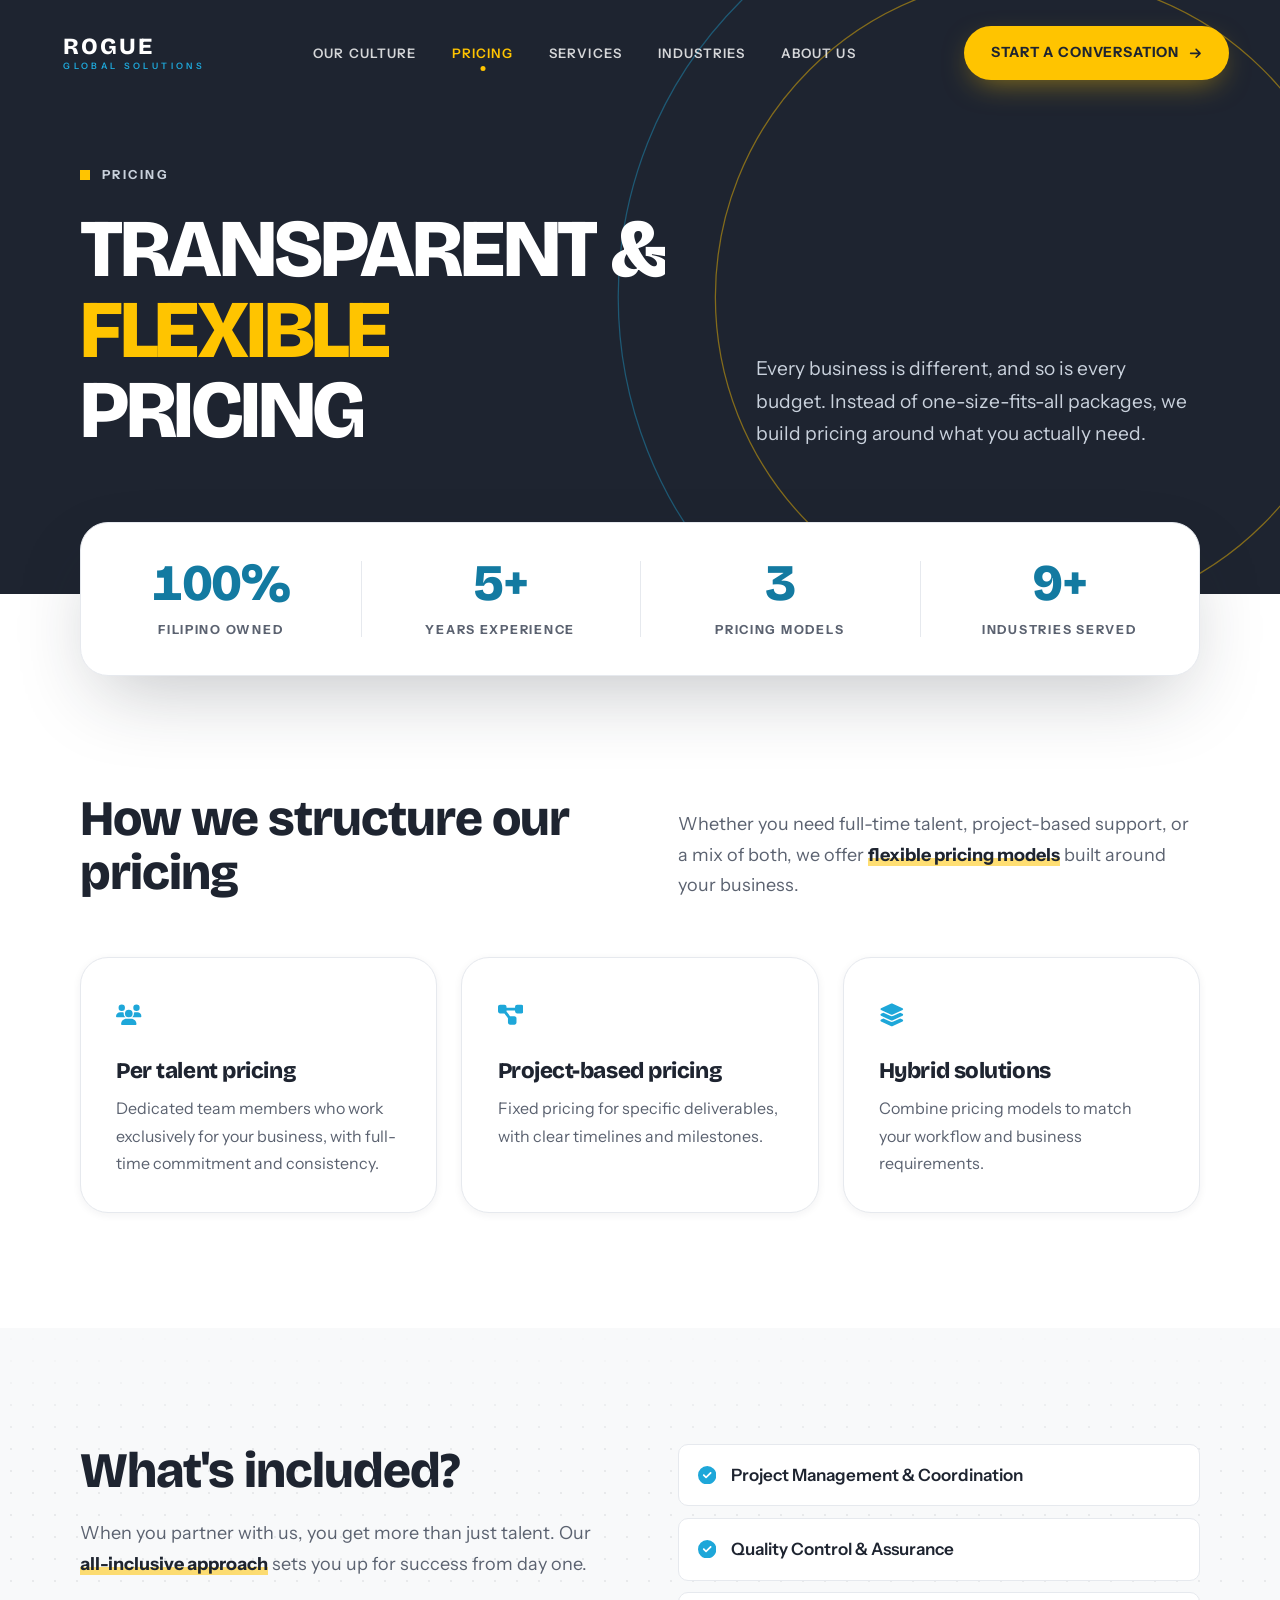
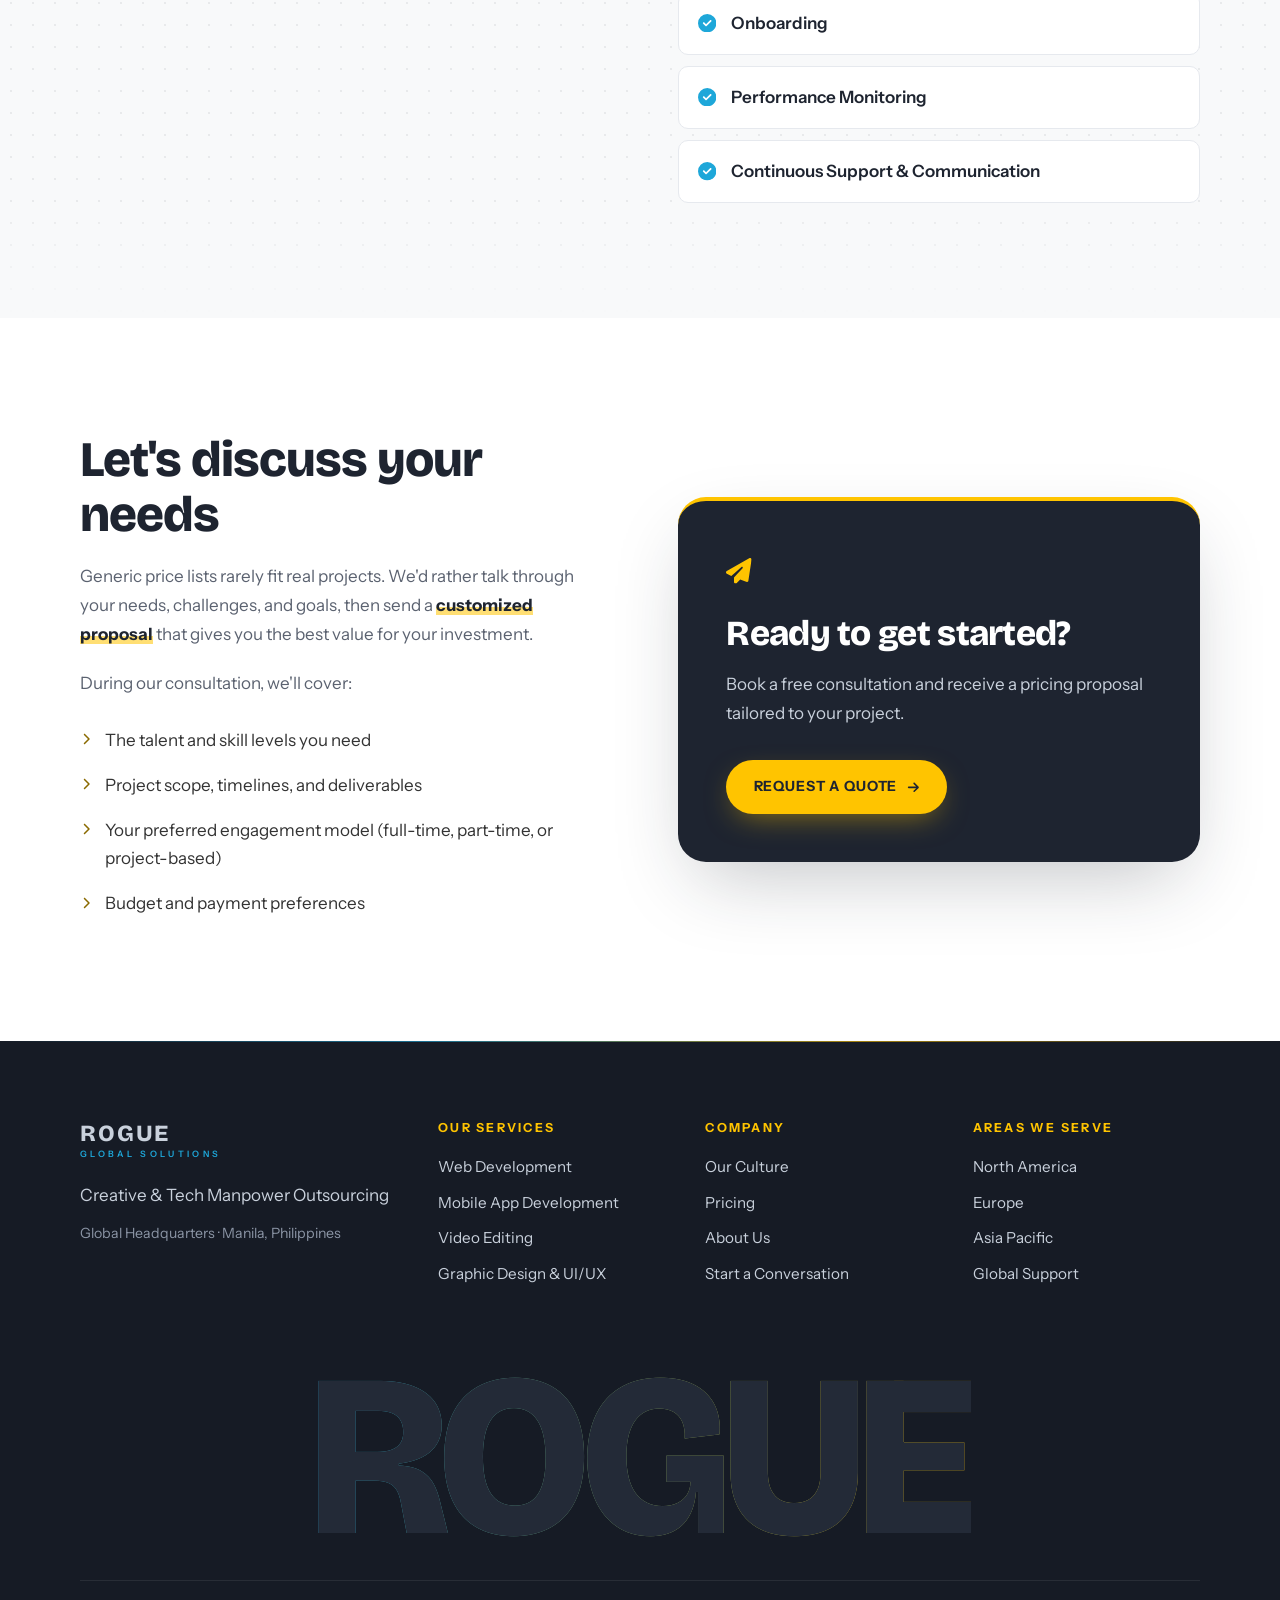
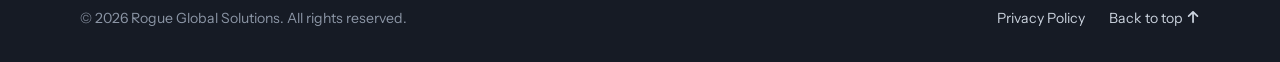
<file: pricing.html>
<!DOCTYPE html>
<html lang="en" class="no-js">
<head>
    <meta charset="UTF-8">
    <meta name="viewport" content="width=device-width, initial-scale=1.0">
    <link rel="canonical" href="https://rogueglobalsolutions.tech/pricing.html">

    <title>Flexible Outsourcing Pricing | Rogue Global Solutions</title>
    <meta name="description" content="Get predictable costs with our transparent pricing. World-class Filipino talent for web development, mobile apps, video editing, and graphic design at competitive rates.">
    <meta name="keywords" content="outsourcing pricing, Filipino talent rates, video editing pricing, web development rates, mobile app development pricing, graphic design rates, affordable outsourcing">

    <meta property="og:title" content="Flexible Outsourcing Pricing | Rogue Global Solutions">
    <meta property="og:description" content="Get predictable costs with our transparent pricing. World-class Filipino talent at competitive rates.">
    <meta property="og:image" content="https://rogueglobalsolutions.tech/static/images/og-card.png">
    <meta property="og:image:width" content="1200">
    <meta property="og:image:height" content="630">
    <meta property="og:url" content="https://rogueglobalsolutions.tech/pricing.html">
    <meta name="twitter:card" content="summary_large_image">
    <meta property="og:type" content="website">

    <link rel="icon" type="image/png" href="/static/images/logo.png">
    <link rel="shortcut icon" type="image/png" href="/static/images/logo.png">

    <script type="application/ld+json">
    {
      "@context": "https://schema.org",
      "@type": "PriceSpecification",
      "name": "Rogue Global Solutions Pricing",
      "description": "Transparent and predictable pricing for creative and tech manpower outsourcing",
      "priceCurrency": "USD",
      "provider": {
        "@type": "Organization",
        "name": "Rogue Global Solutions",
        "url": "https://rogueglobalsolutions.tech",
        "logo": "https://rogueglobalsolutions.tech/static/images/logo.png",
        "image": "https://rogueglobalsolutions.tech/static/images/logo.png"
      },
      "offers": [
        {
          "@type": "Offer",
          "name": "Web & Mobile Development",
          "description": "Full-stack web and cross-platform mobile app development",
          "category": "Technology Services"
        },
        {
          "@type": "Offer",
          "name": "Video Editing",
          "description": "Professional video editing and post-production",
          "category": "Creative Services"
        },
        {
          "@type": "Offer",
          "name": "Graphic Design & UI/UX",
          "description": "Brand design, UI systems, and digital visuals",
          "category": "Creative Services"
        }
      ]
    }
    </script>

    <meta name="theme-color" content="#1e2430">
    <link rel="preload" href="static/fonts/BricolageGrotesque.woff2" as="font" type="font/woff2" crossorigin>
    <link rel="stylesheet" href="static/css/site.css">
    <script>document.documentElement.className = 'js';</script>
    <script src="static/js/site.js" defer></script>
</head>
<body id="top">
    <svg width="0" height="0" style="position:absolute" aria-hidden="true"><desc>Icons: Font Awesome Free 6.4.0, CC BY 4.0, https://fontawesome.com/license/free</desc><symbol id="i-arrow-right" viewBox="0 0 448 512"><path d="M438.6 278.6c12.5-12.5 12.5-32.8 0-45.3l-160-160c-12.5-12.5-32.8-12.5-45.3 0s-12.5 32.8 0 45.3L338.8 224 32 224c-17.7 0-32 14.3-32 32s14.3 32 32 32l306.7 0L233.4 393.4c-12.5 12.5-12.5 32.8 0 45.3s32.8 12.5 45.3 0l160-160z"/></symbol><symbol id="i-arrow-up" viewBox="0 0 384 512"><path d="M214.6 41.4c-12.5-12.5-32.8-12.5-45.3 0l-160 160c-12.5 12.5-12.5 32.8 0 45.3s32.8 12.5 45.3 0L160 141.2V448c0 17.7 14.3 32 32 32s32-14.3 32-32V141.2L329.4 246.6c12.5 12.5 32.8 12.5 45.3 0s12.5-32.8 0-45.3l-160-160z"/></symbol><symbol id="i-chevron-right" viewBox="0 0 320 512"><path d="M310.6 233.4c12.5 12.5 12.5 32.8 0 45.3l-192 192c-12.5 12.5-32.8 12.5-45.3 0s-12.5-32.8 0-45.3L242.7 256 73.4 86.6c-12.5-12.5-12.5-32.8 0-45.3s32.8-12.5 45.3 0l192 192z"/></symbol><symbol id="i-circle-check" viewBox="0 0 512 512"><path d="M256 512A256 256 0 1 0 256 0a256 256 0 1 0 0 512zM369 209L241 337c-9.4 9.4-24.6 9.4-33.9 0l-64-64c-9.4-9.4-9.4-24.6 0-33.9s24.6-9.4 33.9 0l47 47L335 175c9.4-9.4 24.6-9.4 33.9 0s9.4 24.6 0 33.9z"/></symbol><symbol id="i-diagram-project" viewBox="0 0 576 512"><path d="M0 80C0 53.5 21.5 32 48 32h96c26.5 0 48 21.5 48 48V96H384V80c0-26.5 21.5-48 48-48h96c26.5 0 48 21.5 48 48v96c0 26.5-21.5 48-48 48H432c-26.5 0-48-21.5-48-48V160H192v16c0 1.7-.1 3.4-.3 5L272 288h96c26.5 0 48 21.5 48 48v96c0 26.5-21.5 48-48 48H272c-26.5 0-48-21.5-48-48V336c0-1.7 .1-3.4 .3-5L144 224H48c-26.5 0-48-21.5-48-48V80z"/></symbol><symbol id="i-layer-group" viewBox="0 0 576 512"><path d="M264.5 5.2c14.9-6.9 32.1-6.9 47 0l218.6 101c8.5 3.9 13.9 12.4 13.9 21.8s-5.4 17.9-13.9 21.8l-218.6 101c-14.9 6.9-32.1 6.9-47 0L45.9 149.8C37.4 145.8 32 137.3 32 128s5.4-17.9 13.9-21.8L264.5 5.2zM476.9 209.6l53.2 24.6c8.5 3.9 13.9 12.4 13.9 21.8s-5.4 17.9-13.9 21.8l-218.6 101c-14.9 6.9-32.1 6.9-47 0L45.9 277.8C37.4 273.8 32 265.3 32 256s5.4-17.9 13.9-21.8l53.2-24.6 152 70.2c23.4 10.8 50.4 10.8 73.8 0l152-70.2zm-152 198.2l152-70.2 53.2 24.6c8.5 3.9 13.9 12.4 13.9 21.8s-5.4 17.9-13.9 21.8l-218.6 101c-14.9 6.9-32.1 6.9-47 0L45.9 405.8C37.4 401.8 32 393.3 32 384s5.4-17.9 13.9-21.8l53.2-24.6 152 70.2c23.4 10.8 50.4 10.8 73.8 0z"/></symbol><symbol id="i-paper-plane" viewBox="0 0 512 512"><path d="M498.1 5.6c10.1 7 15.4 19.1 13.5 31.2l-64 416c-1.5 9.7-7.4 18.2-16 23s-18.9 5.4-28 1.6L284 427.7l-68.5 74.1c-8.9 9.7-22.9 12.9-35.2 8.1S160 493.2 160 480V396.4c0-4 1.5-7.8 4.2-10.7L331.8 202.8c5.8-6.3 5.6-16-.4-22s-15.7-6.4-22-.7L106 360.8 17.7 316.6C7.1 311.3 .3 300.7 0 288.9s5.9-22.8 16.1-28.7l448-256c10.7-6.1 23.9-5.5 34 1.4z"/></symbol><symbol id="i-users" viewBox="0 0 640 512"><path d="M144 0a80 80 0 1 1 0 160A80 80 0 1 1 144 0zM512 0a80 80 0 1 1 0 160A80 80 0 1 1 512 0zM0 298.7C0 239.8 47.8 192 106.7 192h42.7c15.9 0 31 3.5 44.6 9.7c-1.3 7.2-1.9 14.7-1.9 22.3c0 38.2 16.8 72.5 43.3 96c-.2 0-.4 0-.7 0H21.3C9.6 320 0 310.4 0 298.7zM405.3 320c-.2 0-.4 0-.7 0c26.6-23.5 43.3-57.8 43.3-96c0-7.6-.7-15-1.9-22.3c13.6-6.3 28.7-9.7 44.6-9.7h42.7C592.2 192 640 239.8 640 298.7c0 11.8-9.6 21.3-21.3 21.3H405.3zM224 224a96 96 0 1 1 192 0 96 96 0 1 1 -192 0zM128 485.3C128 411.7 187.7 352 261.3 352H378.7C452.3 352 512 411.7 512 485.3c0 14.7-11.9 26.7-26.7 26.7H154.7c-14.7 0-26.7-11.9-26.7-26.7z"/></symbol></svg>
    <a class="skip-link" href="#main">Skip to content</a>
    <div class="scroll-progress" aria-hidden="true"></div>

    <header class="site-header" id="siteHeader">
        <nav class="nav" aria-label="Primary">
            <a href="index.html" class="logo" aria-label="Rogue Global Solutions home">ROGUE<span>GLOBAL SOLUTIONS</span></a>

            <ul class="nav-links" id="navLinks">
                <li><a href="index.html">OUR CULTURE</a></li>
                <li><a href="pricing.html" class="active" aria-current="page">PRICING</a></li>
                <li><a href="services.html">SERVICES</a></li>
                <li><a href="industries.html">INDUSTRIES</a></li>
                <li><a href="about.html">ABOUT US</a></li>
                <li class="mobile-cta"><a href="contact.html">START A CONVERSATION</a></li>
            </ul>

            <a href="contact.html" class="btn btn-primary nav-cta magnetic">START A CONVERSATION <svg class="icon icon-arrow" aria-hidden="true"><use href="#i-arrow-right"></use></svg></a>

            <button class="hamburger" id="hamburger" type="button" aria-label="Toggle menu" aria-expanded="false" aria-controls="navLinks">
                <span></span><span></span><span></span>
            </button>
        </nav>
    </header>

    <main id="main">
        <section class="hero hero--stats">
            <svg class="hero-ring" viewBox="0 0 100 100" aria-hidden="true"><circle class="ring-outer" cx="50" cy="50" r="49.5" pathLength="1"/><circle class="ring-inner" cx="50" cy="50" r="38" pathLength="1"/></svg>
            <div class="container hero-grid">
                <div>
                    <p class="kicker" data-reveal>Pricing</p>
                    <h1 data-split>TRANSPARENT &amp; <span class="accent">FLEXIBLE</span> PRICING</h1>
                </div>
                <p class="hero-lead" data-reveal style="--delay: 500ms">Every business is different, and so is every budget. Instead of one-size-fits-all packages, we build pricing around what you actually need.</p>
            </div>
        </section>

        <section class="stats" aria-label="Company at a glance">
            <div class="stats-card" data-reveal="scale">
                <div class="stat">
                    <p class="stat-value" data-count="100" data-suffix="%">100%</p>
                    <p class="stat-label">Filipino Owned</p>
                </div>
                <div class="stat">
                    <p class="stat-value" data-count="5" data-suffix="+">5+</p>
                    <p class="stat-label">Years Experience</p>
                </div>
                <div class="stat">
                    <p class="stat-value" data-count="3">3</p>
                    <p class="stat-label">Pricing Models</p>
                </div>
                <div class="stat">
                    <p class="stat-value" data-count="9" data-suffix="+">9+</p>
                    <p class="stat-label">Industries Served</p>
                </div>
            </div>
        </section>

        <section class="section">
            <div class="container">
                <div class="section-head section-head--split" data-reveal>
                    <h2 class="section-title">How we structure our pricing</h2>
                    <p class="lead">Whether you need full-time talent, project-based support, or a mix of both, we offer <span class="highlight">flexible pricing models</span> built around your business.</p>
                </div>

                <div class="card-grid" data-stagger>
                    <article class="card">
                        <span class="line-icon"><svg class="icon" aria-hidden="true"><use href="#i-users"></use></svg></span>
                        <h3>Per talent pricing</h3>
                        <p>Dedicated team members who work exclusively for your business, with full-time commitment and consistency.</p>
                    </article>
                    <article class="card">
                        <span class="line-icon"><svg class="icon" aria-hidden="true"><use href="#i-diagram-project"></use></svg></span>
                        <h3>Project-based pricing</h3>
                        <p>Fixed pricing for specific deliverables, with clear timelines and milestones.</p>
                    </article>
                    <article class="card">
                        <span class="line-icon"><svg class="icon" aria-hidden="true"><use href="#i-layer-group"></use></svg></span>
                        <h3>Hybrid solutions</h3>
                        <p>Combine pricing models to match your workflow and business requirements.</p>
                    </article>
                </div>
            </div>
        </section>

        <section class="section section-alt">
            <div class="container">
                <div class="split-layout split-layout--top">
                    <div class="sticky-col" data-reveal="left">
                        <h2 class="section-title">What's included?</h2>
                        <p class="lead">When you partner with us, you get more than just talent. Our <span class="highlight">all-inclusive approach</span> sets you up for success from day one.</p>
                    </div>
                    <ul class="check-list" data-stagger>
                        <li><svg class="icon" aria-hidden="true"><use href="#i-circle-check"></use></svg><span>Project Management &amp; Coordination</span></li>
                        <li><svg class="icon" aria-hidden="true"><use href="#i-circle-check"></use></svg><span>Quality Control &amp; Assurance</span></li>
                        <li><svg class="icon" aria-hidden="true"><use href="#i-circle-check"></use></svg><span>Onboarding</span></li>
                        <li><svg class="icon" aria-hidden="true"><use href="#i-circle-check"></use></svg><span>Performance Monitoring</span></li>
                        <li><svg class="icon" aria-hidden="true"><use href="#i-circle-check"></use></svg><span>Continuous Support &amp; Communication</span></li>
                    </ul>
                </div>
            </div>
        </section>

        <section class="section" id="pricing">
            <div class="container">
                <div class="split-layout">
                    <div class="prose" data-reveal="left">
                        <h2 class="section-title">Let's discuss your needs</h2>
                        <p>Generic price lists rarely fit real projects. We'd rather talk through your needs, challenges, and goals, then send a <span class="highlight">customized proposal</span> that gives you the best value for your investment.</p>
                        <p>During our consultation, we'll cover:</p>
                        <ul class="arrow-list">
                            <li><svg class="icon" aria-hidden="true"><use href="#i-chevron-right"></use></svg><span>The talent and skill levels you need</span></li>
                            <li><svg class="icon" aria-hidden="true"><use href="#i-chevron-right"></use></svg><span>Project scope, timelines, and deliverables</span></li>
                            <li><svg class="icon" aria-hidden="true"><use href="#i-chevron-right"></use></svg><span>Your preferred engagement model (full-time, part-time, or project-based)</span></li>
                            <li><svg class="icon" aria-hidden="true"><use href="#i-chevron-right"></use></svg><span>Budget and payment preferences</span></li>
                        </ul>
                    </div>
                    <div class="glow-panel" data-reveal="scale">
                        <span class="line-icon"><svg class="icon" aria-hidden="true"><use href="#i-paper-plane"></use></svg></span>
                        <h3>Ready to get started?</h3>
                        <p>Book a free consultation and receive a pricing proposal tailored to your project.</p>
                        <a href="contact.html?topic=quote" class="btn btn-primary magnetic">REQUEST A QUOTE <svg class="icon icon-arrow" aria-hidden="true"><use href="#i-arrow-right"></use></svg></a>
                    </div>
                </div>
            </div>
        </section>

    </main>

    <footer class="footer">
        <div class="container">
            <div class="footer-grid" data-stagger>
                <div class="footer-brand">
                    <a href="index.html" class="logo" aria-label="Rogue Global Solutions home">ROGUE<span>GLOBAL SOLUTIONS</span></a>
                    <p>Creative &amp; Tech Manpower Outsourcing</p>
                    <small>Global Headquarters · Manila, Philippines</small>
                </div>
                <div>
                    <h3>OUR SERVICES</h3>
                    <ul>
                        <li><a href="services.html#web">Web Development</a></li>
                        <li><a href="services.html#web">Mobile App Development</a></li>
                        <li><a href="services.html#video">Video Editing</a></li>
                        <li><a href="services.html#design">Graphic Design &amp; UI/UX</a></li>
                    </ul>
                </div>
                <div>
                    <h3>COMPANY</h3>
                    <ul>
                        <li><a href="index.html">Our Culture</a></li>
                        <li><a href="pricing.html">Pricing</a></li>
                        <li><a href="about.html">About Us</a></li>
                        <li><a href="contact.html">Start a Conversation</a></li>
                    </ul>
                </div>
                    <div>
                        <h3>AREAS WE SERVE</h3>
                        <ul>
                            <li>North America</li>
                            <li>Europe</li>
                            <li>Asia Pacific</li>
                            <li>Global Support</li>
                        </ul>
                    </div>
            </div>

            <div class="footer-wordmark" aria-hidden="true">ROGUE</div>

            <div class="footer-bottom">
                <p>© 2026 Rogue Global Solutions. All rights reserved.</p>
                <nav aria-label="Legal">
                    <a href="privacy.html">Privacy Policy</a>
                    <a href="#top">Back to top <svg class="icon" aria-hidden="true"><use href="#i-arrow-up"></use></svg></a>
                </nav>
            </div>
        </div>
    </footer>
</body>
</html>
</file>
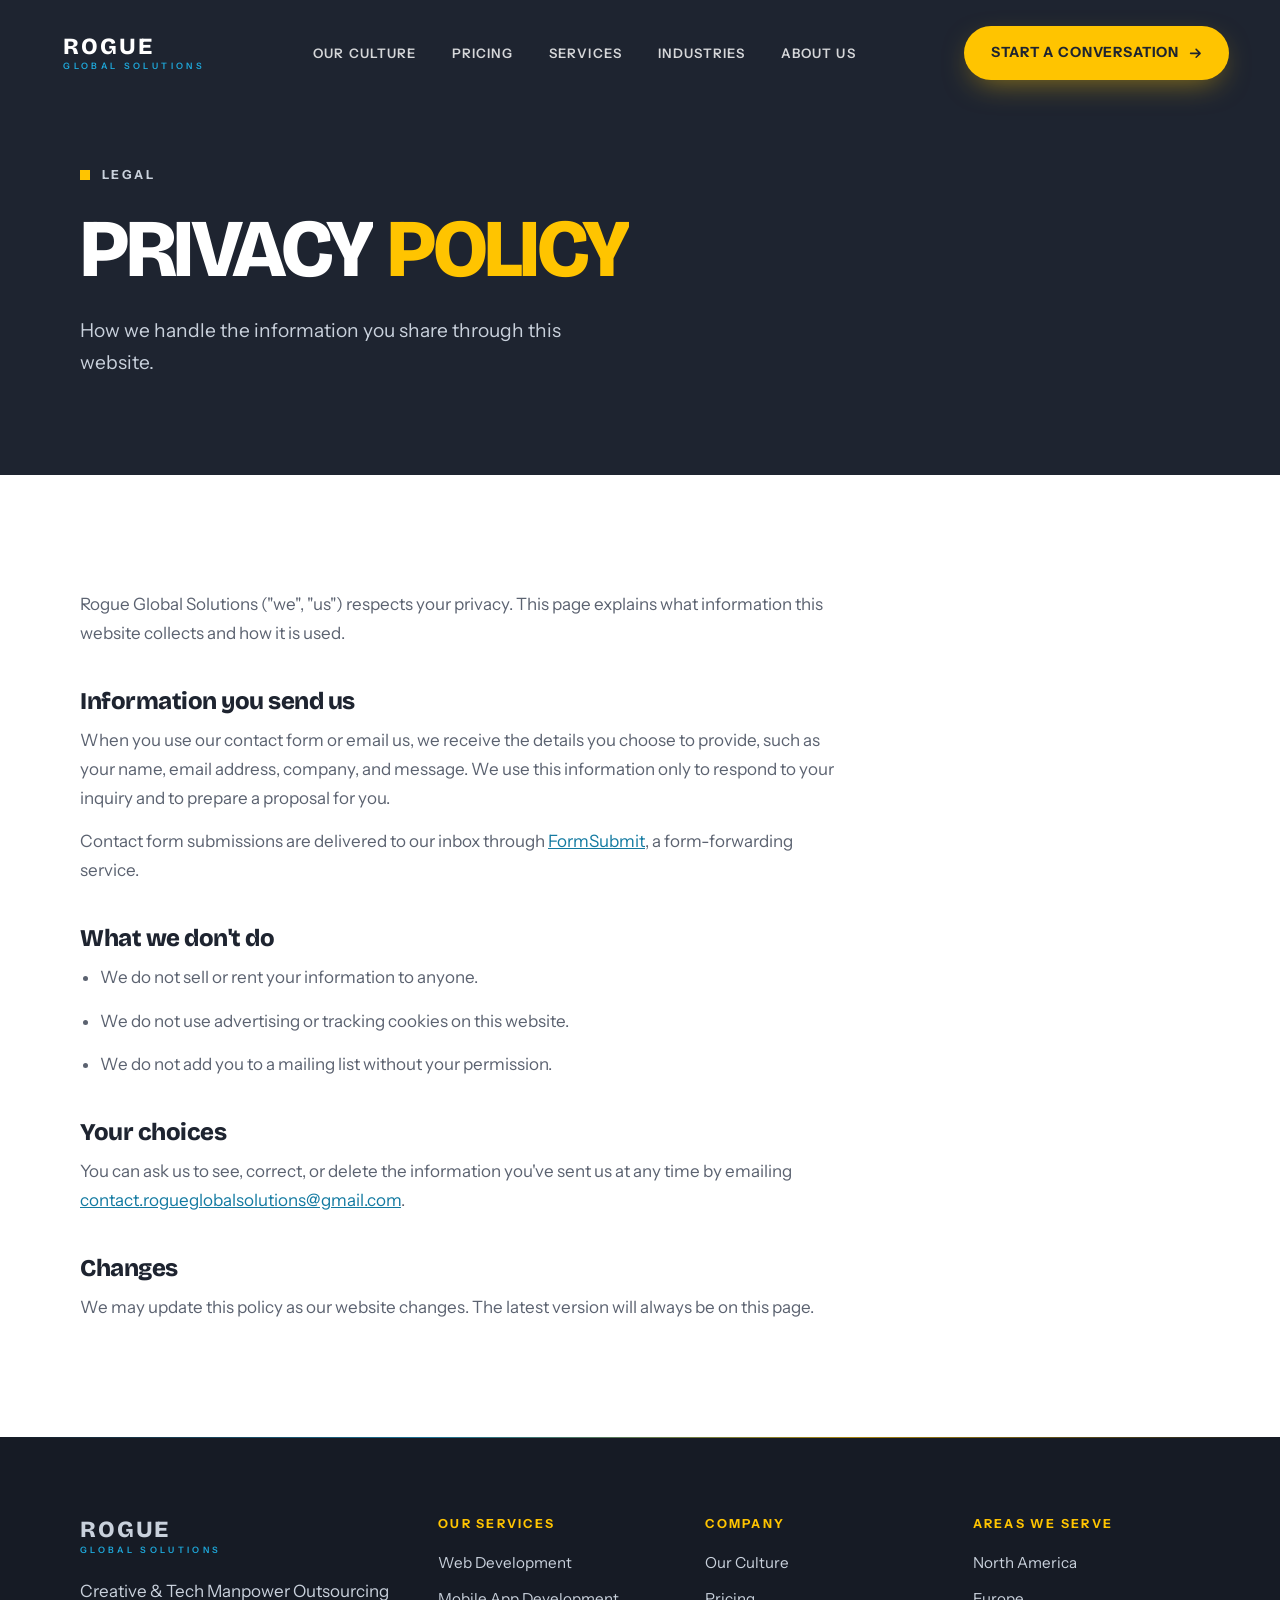
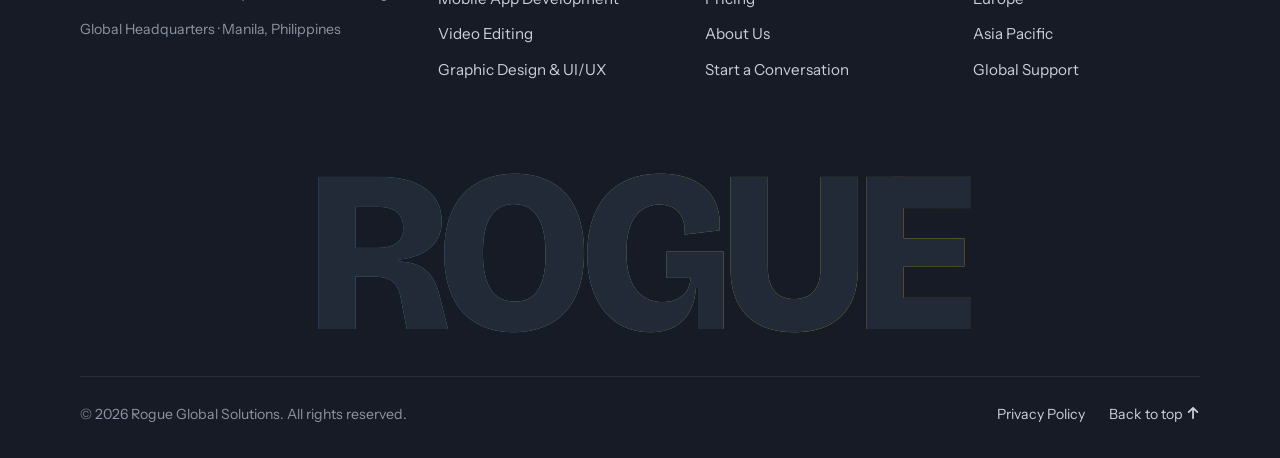
<file: privacy.html>
<!DOCTYPE html>
<html lang="en" class="no-js">
<head>
    <meta charset="UTF-8">
    <meta name="viewport" content="width=device-width, initial-scale=1.0">
    <link rel="canonical" href="https://rogueglobalsolutions.tech/privacy.html">
    <title>Privacy Policy | Rogue Global Solutions</title>
    <meta name="description" content="How Rogue Global Solutions handles the information you share through this website.">
    <meta property="og:title" content="Privacy Policy | Rogue Global Solutions">
    <meta property="og:description" content="How Rogue Global Solutions handles the information you share through this website.">
    <meta property="og:image" content="https://rogueglobalsolutions.tech/static/images/og-card.png">
    <meta property="og:image:width" content="1200">
    <meta property="og:image:height" content="630">
    <meta name="twitter:card" content="summary_large_image">
    <meta property="og:type" content="website">
    <link rel="icon" type="image/png" href="/static/images/logo.png">
    <link rel="shortcut icon" type="image/png" href="/static/images/logo.png">
    <link rel="apple-touch-icon" href="/static/images/logo.png">

    <meta name="theme-color" content="#1e2430">
    <link rel="preload" href="static/fonts/BricolageGrotesque.woff2" as="font" type="font/woff2" crossorigin>
    <link rel="stylesheet" href="static/css/site.css">
    <script>document.documentElement.className = 'js';</script>
    <script src="static/js/site.js" defer></script>
</head>
<body id="top">
    <svg width="0" height="0" style="position:absolute" aria-hidden="true"><desc>Icons: Font Awesome Free 6.4.0, CC BY 4.0, https://fontawesome.com/license/free</desc><symbol id="i-arrow-right" viewBox="0 0 448 512"><path d="M438.6 278.6c12.5-12.5 12.5-32.8 0-45.3l-160-160c-12.5-12.5-32.8-12.5-45.3 0s-12.5 32.8 0 45.3L338.8 224 32 224c-17.7 0-32 14.3-32 32s14.3 32 32 32l306.7 0L233.4 393.4c-12.5 12.5-12.5 32.8 0 45.3s32.8 12.5 45.3 0l160-160z"/></symbol><symbol id="i-arrow-up" viewBox="0 0 384 512"><path d="M214.6 41.4c-12.5-12.5-32.8-12.5-45.3 0l-160 160c-12.5 12.5-12.5 32.8 0 45.3s32.8 12.5 45.3 0L160 141.2V448c0 17.7 14.3 32 32 32s32-14.3 32-32V141.2L329.4 246.6c12.5 12.5 32.8 12.5 45.3 0s12.5-32.8 0-45.3l-160-160z"/></symbol></svg>
    <a class="skip-link" href="#main">Skip to content</a>
    <div class="scroll-progress" aria-hidden="true"></div>

    <header class="site-header" id="siteHeader">
        <nav class="nav" aria-label="Primary">
            <a href="index.html" class="logo" aria-label="Rogue Global Solutions home">ROGUE<span>GLOBAL SOLUTIONS</span></a>

            <ul class="nav-links" id="navLinks">
                <li><a href="index.html">OUR CULTURE</a></li>
                <li><a href="pricing.html">PRICING</a></li>
                <li><a href="services.html">SERVICES</a></li>
                <li><a href="industries.html">INDUSTRIES</a></li>
                <li><a href="about.html">ABOUT US</a></li>
                <li class="mobile-cta"><a href="contact.html">START A CONVERSATION</a></li>
            </ul>

            <a href="contact.html" class="btn btn-primary nav-cta magnetic">START A CONVERSATION <svg class="icon icon-arrow" aria-hidden="true"><use href="#i-arrow-right"></use></svg></a>

            <button class="hamburger" id="hamburger" type="button" aria-label="Toggle menu" aria-expanded="false" aria-controls="navLinks">
                <span></span><span></span><span></span>
            </button>
        </nav>
    </header>

    <main id="main">
        <section class="hero">
            <div class="container">
                <p class="kicker" data-reveal>Legal</p>
                <h1 data-split>PRIVACY <span class="accent">POLICY</span></h1>
                <p class="hero-lead" data-reveal style="--delay: 300ms">How we handle the information you share through this website.</p>
            </div>
        </section>

        <section class="section">
            <div class="container">
                <div class="legal prose">
                    <p>Rogue Global Solutions ("we", "us") respects your privacy. This page explains what information this website collects and how it is used.</p>

                    <h2>Information you send us</h2>
                    <p>When you use our contact form or email us, we receive the details you choose to provide, such as your name, email address, company, and message. We use this information only to respond to your inquiry and to prepare a proposal for you.</p>
                    <p>Contact form submissions are delivered to our inbox through <a href="https://formsubmit.co" target="_blank" rel="noopener">FormSubmit</a>, a form-forwarding service.</p>

                    <h2>What we don't do</h2>
                    <ul>
                        <li>We do not sell or rent your information to anyone.</li>
                        <li>We do not use advertising or tracking cookies on this website.</li>
                        <li>We do not add you to a mailing list without your permission.</li>
                    </ul>

                    <h2>Your choices</h2>
                    <p>You can ask us to see, correct, or delete the information you've sent us at any time by emailing <a href="mailto:contact.rogueglobalsolutions@gmail.com">contact.rogueglobalsolutions@gmail.com</a>.</p>

                    <h2>Changes</h2>
                    <p>We may update this policy as our website changes. The latest version will always be on this page.</p>
                </div>
            </div>
        </section>

    </main>

    <footer class="footer">
        <div class="container">
            <div class="footer-grid" data-stagger>
                <div class="footer-brand">
                    <a href="index.html" class="logo" aria-label="Rogue Global Solutions home">ROGUE<span>GLOBAL SOLUTIONS</span></a>
                    <p>Creative &amp; Tech Manpower Outsourcing</p>
                    <small>Global Headquarters · Manila, Philippines</small>
                </div>
                <div>
                    <h3>OUR SERVICES</h3>
                    <ul>
                        <li><a href="services.html#web">Web Development</a></li>
                        <li><a href="services.html#web">Mobile App Development</a></li>
                        <li><a href="services.html#video">Video Editing</a></li>
                        <li><a href="services.html#design">Graphic Design &amp; UI/UX</a></li>
                    </ul>
                </div>
                <div>
                    <h3>COMPANY</h3>
                    <ul>
                        <li><a href="index.html">Our Culture</a></li>
                        <li><a href="pricing.html">Pricing</a></li>
                        <li><a href="about.html">About Us</a></li>
                        <li><a href="contact.html">Start a Conversation</a></li>
                    </ul>
                </div>
                    <div>
                        <h3>AREAS WE SERVE</h3>
                        <ul>
                            <li>North America</li>
                            <li>Europe</li>
                            <li>Asia Pacific</li>
                            <li>Global Support</li>
                        </ul>
                    </div>
            </div>

            <div class="footer-wordmark" aria-hidden="true">ROGUE</div>

            <div class="footer-bottom">
                <p>© 2026 Rogue Global Solutions. All rights reserved.</p>
                <nav aria-label="Legal">
                    <a href="privacy.html">Privacy Policy</a>
                    <a href="#top">Back to top <svg class="icon" aria-hidden="true"><use href="#i-arrow-up"></use></svg></a>
                </nav>
            </div>
        </div>
    </footer>
</body>
</html>
</file>
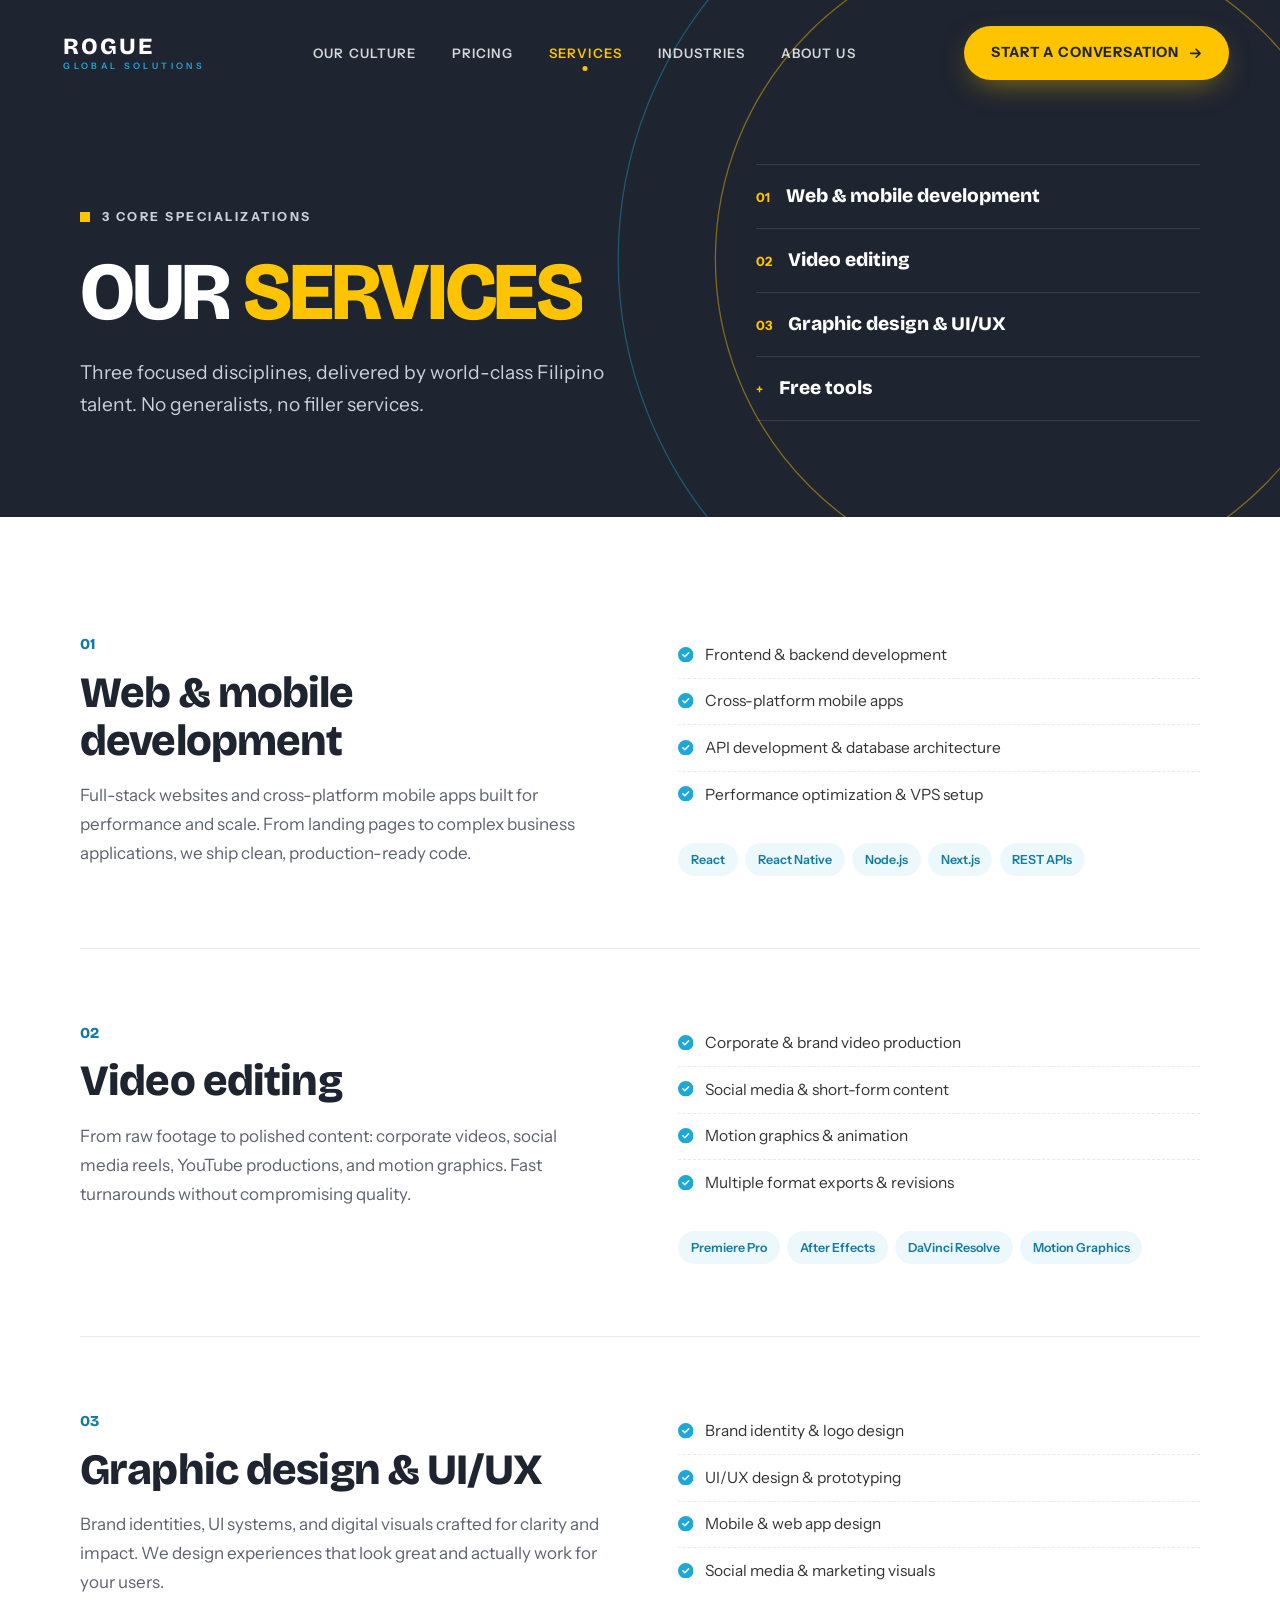
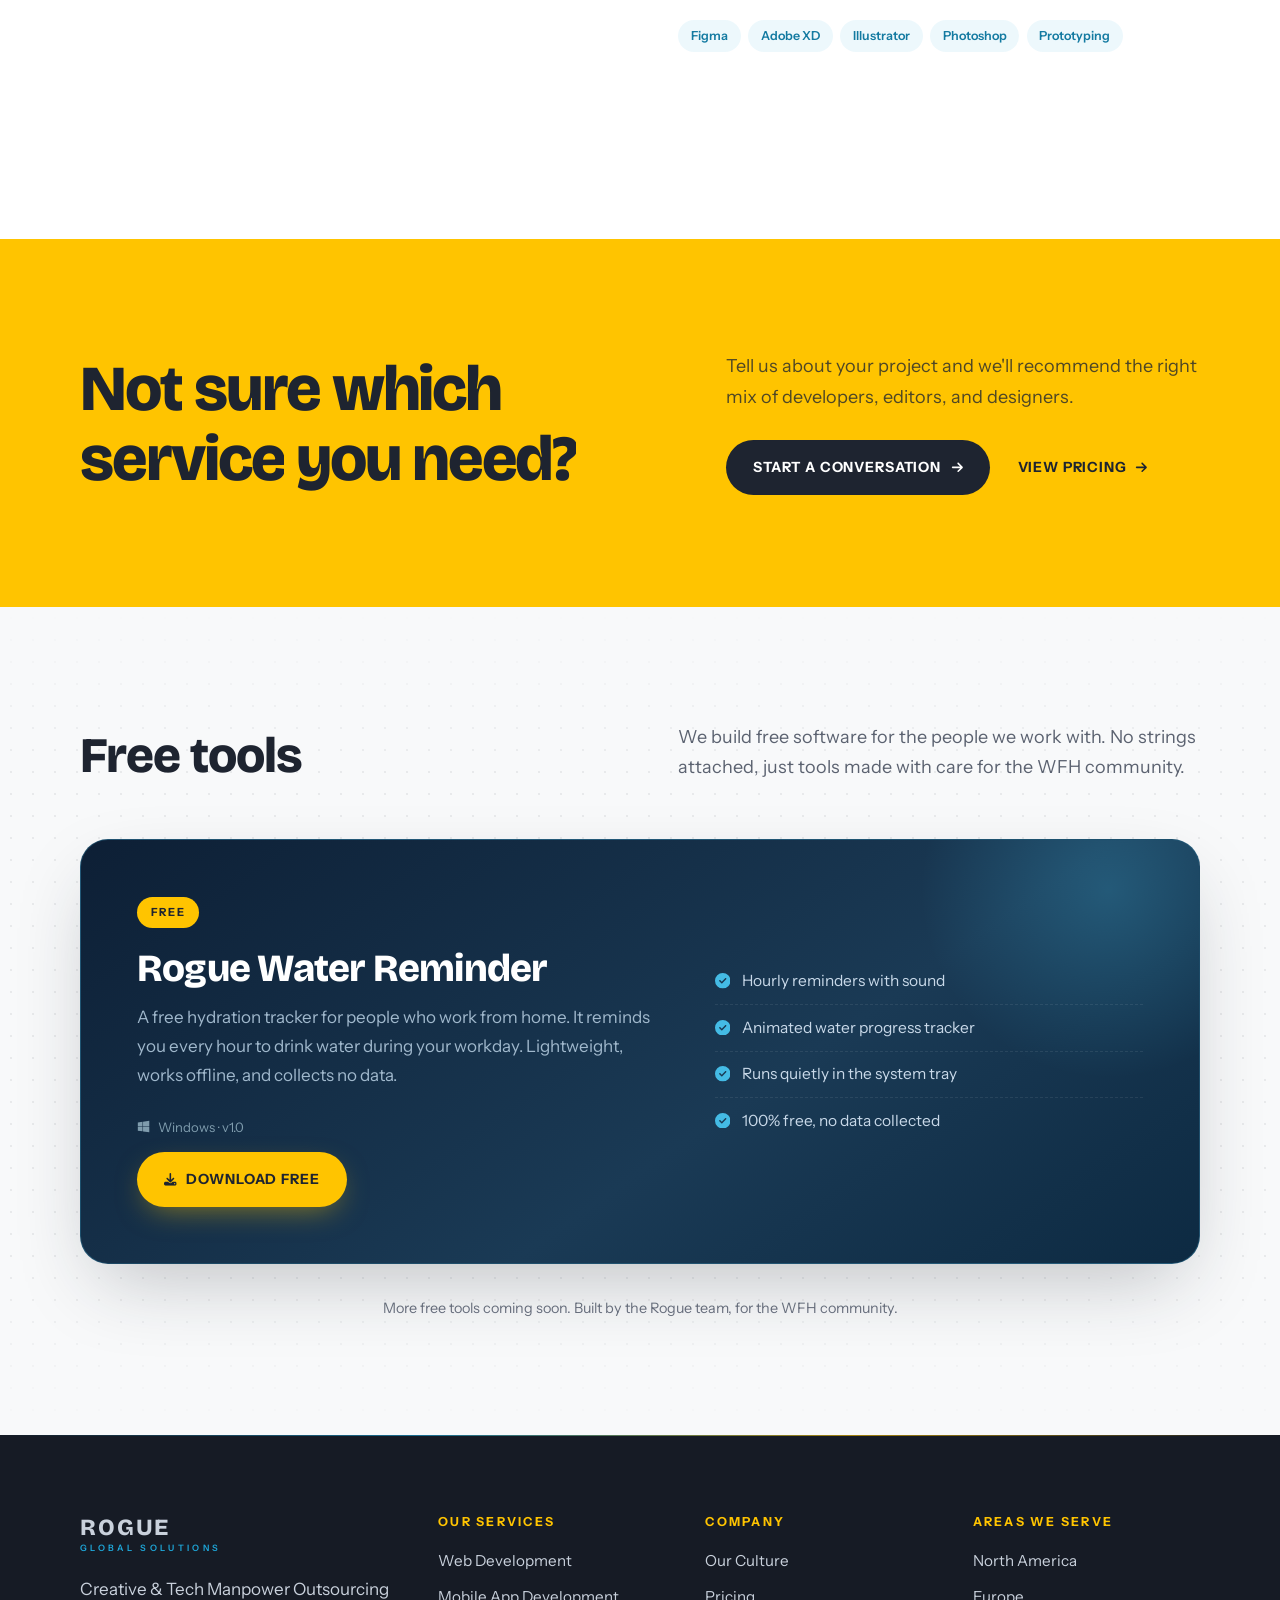
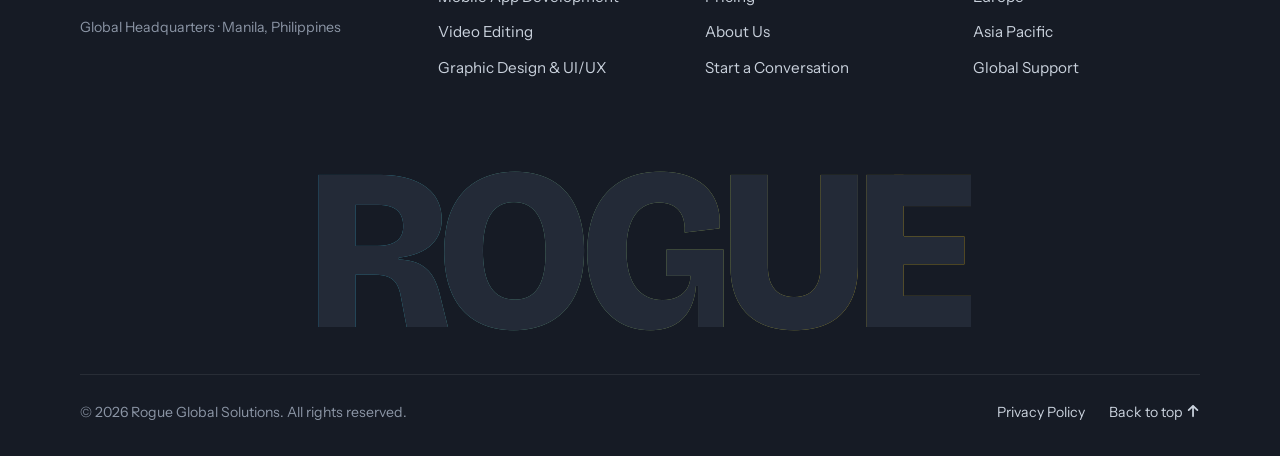
<file: services.html>
<!DOCTYPE html>
<html lang="en" class="no-js">
<head>
    <meta charset="UTF-8">
    <meta name="viewport" content="width=device-width, initial-scale=1.0">
    <link rel="canonical" href="https://rogueglobalsolutions.tech/services.html">

    <title>Web, Video &amp; Design Services | Rogue Global Solutions</title>
    <meta name="description" content="Expert Filipino teams for web & mobile development, video editing, and graphic design & UI/UX. World-class talent built around 3 core specializations.">
    <meta name="keywords" content="web development Philippines, mobile app development, video editing services, graphic design, UI UX design, Filipino talent, React developer, React Native, Figma design, outsourcing">

    <meta property="og:title" content="Web, Video &amp; Design Services | Rogue Global Solutions">
    <meta property="og:description" content="Expert Filipino teams for web & mobile development, video editing, and graphic design & UI/UX.">
    <meta property="og:image" content="https://rogueglobalsolutions.tech/static/images/og-card.png">
    <meta property="og:image:width" content="1200">
    <meta property="og:image:height" content="630">
    <meta property="og:url" content="https://rogueglobalsolutions.tech/services.html">
    <meta name="twitter:card" content="summary_large_image">
    <meta property="og:type" content="website">

    <link rel="icon" type="image/png" href="/static/images/logo.png">
    <link rel="shortcut icon" type="image/png" href="/static/images/logo.png">

    <script type="application/ld+json">
    {
      "@context": "https://schema.org",
      "@type": "ItemList",
      "name": "Rogue Global Solutions Services",
      "description": "3 core creative and tech specializations delivered by world-class Filipino talent",
      "provider": {
        "@type": "Organization",
        "name": "Rogue Global Solutions",
        "url": "https://rogueglobalsolutions.tech",
        "logo": "https://rogueglobalsolutions.tech/static/images/logo.png",
        "image": "https://rogueglobalsolutions.tech/static/images/logo.png"
      },
      "itemListElement": [
        {
          "@type": "Service",
          "position": 1,
          "name": "Web & Mobile Development",
          "description": "Full-stack web development and cross-platform mobile app development using React, React Native, Node.js, and Next.js",
          "serviceType": "Software Development",
          "provider": { "@type": "Organization", "name": "Rogue Global Solutions" }
        },
        {
          "@type": "Service",
          "position": 2,
          "name": "Video Editing",
          "description": "Professional video editing and post-production for corporate, social media, and creative productions",
          "serviceType": "Creative Services",
          "provider": { "@type": "Organization", "name": "Rogue Global Solutions" }
        },
        {
          "@type": "Service",
          "position": 3,
          "name": "Graphic Design & UI/UX",
          "description": "Brand identity, UI systems, and digital visuals using Figma, Adobe XD, Illustrator, and Photoshop",
          "serviceType": "Creative Services",
          "provider": { "@type": "Organization", "name": "Rogue Global Solutions" }
        }
      ]
    }
    </script>

    <meta name="theme-color" content="#1e2430">
    <link rel="preload" href="static/fonts/BricolageGrotesque.woff2" as="font" type="font/woff2" crossorigin>
    <link rel="stylesheet" href="static/css/site.css">
    <script>document.documentElement.className = 'js';</script>
    <script src="static/js/site.js" defer></script>
</head>
<body id="top">
    <svg width="0" height="0" style="position:absolute" aria-hidden="true"><desc>Icons: Font Awesome Free 6.4.0, CC BY 4.0, https://fontawesome.com/license/free</desc><symbol id="i-arrow-right" viewBox="0 0 448 512"><path d="M438.6 278.6c12.5-12.5 12.5-32.8 0-45.3l-160-160c-12.5-12.5-32.8-12.5-45.3 0s-12.5 32.8 0 45.3L338.8 224 32 224c-17.7 0-32 14.3-32 32s14.3 32 32 32l306.7 0L233.4 393.4c-12.5 12.5-12.5 32.8 0 45.3s32.8 12.5 45.3 0l160-160z"/></symbol><symbol id="i-arrow-up" viewBox="0 0 384 512"><path d="M214.6 41.4c-12.5-12.5-32.8-12.5-45.3 0l-160 160c-12.5 12.5-12.5 32.8 0 45.3s32.8 12.5 45.3 0L160 141.2V448c0 17.7 14.3 32 32 32s32-14.3 32-32V141.2L329.4 246.6c12.5 12.5 32.8 12.5 45.3 0s12.5-32.8 0-45.3l-160-160z"/></symbol><symbol id="i-circle-check" viewBox="0 0 512 512"><path d="M256 512A256 256 0 1 0 256 0a256 256 0 1 0 0 512zM369 209L241 337c-9.4 9.4-24.6 9.4-33.9 0l-64-64c-9.4-9.4-9.4-24.6 0-33.9s24.6-9.4 33.9 0l47 47L335 175c9.4-9.4 24.6-9.4 33.9 0s9.4 24.6 0 33.9z"/></symbol><symbol id="i-download" viewBox="0 0 512 512"><path d="M288 32c0-17.7-14.3-32-32-32s-32 14.3-32 32V274.7l-73.4-73.4c-12.5-12.5-32.8-12.5-45.3 0s-12.5 32.8 0 45.3l128 128c12.5 12.5 32.8 12.5 45.3 0l128-128c12.5-12.5 12.5-32.8 0-45.3s-32.8-12.5-45.3 0L288 274.7V32zM64 352c-35.3 0-64 28.7-64 64v32c0 35.3 28.7 64 64 64H448c35.3 0 64-28.7 64-64V416c0-35.3-28.7-64-64-64H346.5l-45.3 45.3c-25 25-65.5 25-90.5 0L165.5 352H64zm368 56a24 24 0 1 1 0 48 24 24 0 1 1 0-48z"/></symbol><symbol id="i-windows" viewBox="0 0 448 512"><path d="M0 93.7l183.6-25.3v177.4H0V93.7zm0 324.6l183.6 25.3V268.4H0v149.9zm203.8 28L448 480V268.4H203.8v177.9zm0-380.6v180.1H448V32L203.8 65.7z"/></symbol></svg>
    <a class="skip-link" href="#main">Skip to content</a>
    <div class="scroll-progress" aria-hidden="true"></div>

    <header class="site-header" id="siteHeader">
        <nav class="nav" aria-label="Primary">
            <a href="index.html" class="logo" aria-label="Rogue Global Solutions home">ROGUE<span>GLOBAL SOLUTIONS</span></a>

            <ul class="nav-links" id="navLinks">
                <li><a href="index.html">OUR CULTURE</a></li>
                <li><a href="pricing.html">PRICING</a></li>
                <li><a href="services.html" class="active" aria-current="page">SERVICES</a></li>
                <li><a href="industries.html">INDUSTRIES</a></li>
                <li><a href="about.html">ABOUT US</a></li>
                <li class="mobile-cta"><a href="contact.html">START A CONVERSATION</a></li>
            </ul>

            <a href="contact.html" class="btn btn-primary nav-cta magnetic">START A CONVERSATION <svg class="icon icon-arrow" aria-hidden="true"><use href="#i-arrow-right"></use></svg></a>

            <button class="hamburger" id="hamburger" type="button" aria-label="Toggle menu" aria-expanded="false" aria-controls="navLinks">
                <span></span><span></span><span></span>
            </button>
        </nav>
    </header>

    <main id="main">
        <section class="hero">
            <svg class="hero-ring" viewBox="0 0 100 100" aria-hidden="true"><circle class="ring-outer" cx="50" cy="50" r="49.5" pathLength="1"/><circle class="ring-inner" cx="50" cy="50" r="38" pathLength="1"/></svg>
            <div class="container hero-grid">
                <div>
                    <p class="kicker" data-reveal>3 Core Specializations</p>
                    <h1 data-split>OUR <span class="accent">SERVICES</span></h1>
                    <p class="hero-lead" data-reveal style="--delay: 400ms">Three focused disciplines, delivered by world-class Filipino talent. No generalists, no filler services.</p>
                </div>
                <ul class="hero-index" data-stagger>
                    <li><a href="#web"><span>01</span>Web &amp; mobile development</a></li>
                    <li><a href="#video"><span>02</span>Video editing</a></li>
                    <li><a href="#design"><span>03</span>Graphic design &amp; UI/UX</a></li>
                    <li><a href="#free-tools"><span>+</span>Free tools</a></li>
                </ul>
            </div>
        </section>

        <section class="section">
            <div class="container">
                <article class="service-row" id="web">
                    <div class="service-copy" data-reveal="left">
                        <span class="service-num">01</span>
                        <h2>Web &amp; mobile development</h2>
                        <p>Full-stack websites and cross-platform mobile apps built for performance and scale. From landing pages to complex business applications, we ship clean, production-ready code.</p>
                    </div>
                    <div class="service-detail" data-reveal="right">
                        <ul class="feature-list">
                            <li><svg class="icon" aria-hidden="true"><use href="#i-circle-check"></use></svg> Frontend &amp; backend development</li>
                            <li><svg class="icon" aria-hidden="true"><use href="#i-circle-check"></use></svg> Cross-platform mobile apps</li>
                            <li><svg class="icon" aria-hidden="true"><use href="#i-circle-check"></use></svg> API development &amp; database architecture</li>
                            <li><svg class="icon" aria-hidden="true"><use href="#i-circle-check"></use></svg> Performance optimization &amp; VPS setup</li>
                        </ul>
                        <div class="tags">
                            <span class="tag">React</span>
                            <span class="tag">React Native</span>
                            <span class="tag">Node.js</span>
                            <span class="tag">Next.js</span>
                            <span class="tag">REST APIs</span>
                        </div>
                    </div>
                </article>

                <article class="service-row" id="video">
                    <div class="service-copy" data-reveal="left">
                        <span class="service-num">02</span>
                        <h2>Video editing</h2>
                        <p>From raw footage to polished content: corporate videos, social media reels, YouTube productions, and motion graphics. Fast turnarounds without compromising quality.</p>
                    </div>
                    <div class="service-detail" data-reveal="right">
                        <ul class="feature-list">
                            <li><svg class="icon" aria-hidden="true"><use href="#i-circle-check"></use></svg> Corporate &amp; brand video production</li>
                            <li><svg class="icon" aria-hidden="true"><use href="#i-circle-check"></use></svg> Social media &amp; short-form content</li>
                            <li><svg class="icon" aria-hidden="true"><use href="#i-circle-check"></use></svg> Motion graphics &amp; animation</li>
                            <li><svg class="icon" aria-hidden="true"><use href="#i-circle-check"></use></svg> Multiple format exports &amp; revisions</li>
                        </ul>
                        <div class="tags">
                            <span class="tag">Premiere Pro</span>
                            <span class="tag">After Effects</span>
                            <span class="tag">DaVinci Resolve</span>
                            <span class="tag">Motion Graphics</span>
                        </div>
                    </div>
                </article>

                <article class="service-row" id="design">
                    <div class="service-copy" data-reveal="left">
                        <span class="service-num">03</span>
                        <h2>Graphic design &amp; UI/UX</h2>
                        <p>Brand identities, UI systems, and digital visuals crafted for clarity and impact. We design experiences that look great and actually work for your users.</p>
                    </div>
                    <div class="service-detail" data-reveal="right">
                        <ul class="feature-list">
                            <li><svg class="icon" aria-hidden="true"><use href="#i-circle-check"></use></svg> Brand identity &amp; logo design</li>
                            <li><svg class="icon" aria-hidden="true"><use href="#i-circle-check"></use></svg> UI/UX design &amp; prototyping</li>
                            <li><svg class="icon" aria-hidden="true"><use href="#i-circle-check"></use></svg> Mobile &amp; web app design</li>
                            <li><svg class="icon" aria-hidden="true"><use href="#i-circle-check"></use></svg> Social media &amp; marketing visuals</li>
                        </ul>
                        <div class="tags">
                            <span class="tag">Figma</span>
                            <span class="tag">Adobe XD</span>
                            <span class="tag">Illustrator</span>
                            <span class="tag">Photoshop</span>
                            <span class="tag">Prototyping</span>
                        </div>
                    </div>
                </article>
            </div>
        </section>

        <section class="cta-band">
            <div class="container">
                <h2 data-split>Not sure which service you need?</h2>
                <div data-reveal>
                    <p>Tell us about your project and we'll recommend the right mix of developers, editors, and designers.</p>
                    <div class="hero-actions">
                        <a href="contact.html" class="btn btn-dark magnetic">START A CONVERSATION <svg class="icon icon-arrow" aria-hidden="true"><use href="#i-arrow-right"></use></svg></a>
                        <a href="pricing.html" class="text-link">View pricing <svg class="icon icon-arrow" aria-hidden="true"><use href="#i-arrow-right"></use></svg></a>
                    </div>
                </div>
            </div>
        </section>

        <section class="section section-alt" id="free-tools">
            <div class="container">
                <div class="section-head section-head--split" data-reveal>
                    <h2 class="section-title">Free tools</h2>
                    <p class="lead">We build free software for the people we work with. No strings attached, just tools made with care for the WFH community.</p>
                </div>

                <article class="tool-showcase" data-reveal="scale">
                    <div>
                        <span class="tool-badge">FREE</span>
                        <h3>Rogue Water Reminder</h3>
                        <p>A free hydration tracker for people who work from home. It reminds you every hour to drink water during your workday. Lightweight, works offline, and collects no data.</p>
                        <div class="tool-meta"><svg class="icon" aria-hidden="true"><use href="#i-windows"></use></svg> Windows · v1.0</div>
                        <a href="https://mega.nz/folder/2kAjhDwC#fLu2aq4tFUWDLuMTUNG6yA" target="_blank" rel="noopener" class="btn btn-primary magnetic"><svg class="icon" aria-hidden="true"><use href="#i-download"></use></svg> DOWNLOAD FREE</a>
                    </div>
                    <ul class="feature-list">
                        <li><svg class="icon" aria-hidden="true"><use href="#i-circle-check"></use></svg> Hourly reminders with sound</li>
                        <li><svg class="icon" aria-hidden="true"><use href="#i-circle-check"></use></svg> Animated water progress tracker</li>
                        <li><svg class="icon" aria-hidden="true"><use href="#i-circle-check"></use></svg> Runs quietly in the system tray</li>
                        <li><svg class="icon" aria-hidden="true"><use href="#i-circle-check"></use></svg> 100% free, no data collected</li>
                    </ul>
                </article>

                <p class="footnote">More free tools coming soon. Built by the Rogue team, for the WFH community.</p>
            </div>
        </section>

    </main>

    <footer class="footer">
        <div class="container">
            <div class="footer-grid" data-stagger>
                <div class="footer-brand">
                    <a href="index.html" class="logo" aria-label="Rogue Global Solutions home">ROGUE<span>GLOBAL SOLUTIONS</span></a>
                    <p>Creative &amp; Tech Manpower Outsourcing</p>
                    <small>Global Headquarters · Manila, Philippines</small>
                </div>
                <div>
                    <h3>OUR SERVICES</h3>
                    <ul>
                        <li><a href="services.html#web">Web Development</a></li>
                        <li><a href="services.html#web">Mobile App Development</a></li>
                        <li><a href="services.html#video">Video Editing</a></li>
                        <li><a href="services.html#design">Graphic Design &amp; UI/UX</a></li>
                    </ul>
                </div>
                <div>
                    <h3>COMPANY</h3>
                    <ul>
                        <li><a href="index.html">Our Culture</a></li>
                        <li><a href="pricing.html">Pricing</a></li>
                        <li><a href="about.html">About Us</a></li>
                        <li><a href="contact.html">Start a Conversation</a></li>
                    </ul>
                </div>
                    <div>
                        <h3>AREAS WE SERVE</h3>
                        <ul>
                            <li>North America</li>
                            <li>Europe</li>
                            <li>Asia Pacific</li>
                            <li>Global Support</li>
                        </ul>
                    </div>
            </div>

            <div class="footer-wordmark" aria-hidden="true">ROGUE</div>

            <div class="footer-bottom">
                <p>© 2026 Rogue Global Solutions. All rights reserved.</p>
                <nav aria-label="Legal">
                    <a href="privacy.html">Privacy Policy</a>
                    <a href="#top">Back to top <svg class="icon" aria-hidden="true"><use href="#i-arrow-up"></use></svg></a>
                </nav>
            </div>
        </div>
    </footer>
</body>
</html>
</file>
<file: static/css/site.css>
:root {
    --navy: #1e2430;
    --navy-2: #2a3142;
    --navy-deep: #161b25;
    --cyan: #1ea7d9;
    --cyan-soft: #44bbe5;
    --cyan-ink: #137aa1;
    --gold: #ffc400;
    --gold-soft: #ffcd33;
    --gold-ink: #8a6a00;
    --paper: #ffffff;
    --mist: #f8f9fa;
    --line: #e6e9ee;
    --text: #333;
    --muted: #5b6270;
    --on-dark: #c9d1dc;
    --on-dark-muted: #8b95a5;

    --font-display: 'Bricolage Grotesque', system-ui, sans-serif;
    --font-body: 'Instrument Sans', system-ui, -apple-system, 'Segoe UI', sans-serif;
    --font-mono: ui-monospace, 'Cascadia Code', 'SF Mono', Consolas, monospace;

    --radius-sm: 10px;
    --radius: 18px;
    --radius-lg: 28px;
    --gutter: clamp(1rem, 4vw, 2.5rem);
    --container: 1200px;
    --header-h: 76px;

    --ease-out: cubic-bezier(0.16, 1, 0.3, 1);

    --shadow-sm: 0 2px 8px rgba(30, 36, 48, 0.06);
    --shadow: 0 12px 40px -12px rgba(30, 36, 48, 0.18);
    --shadow-lg: 0 30px 80px -20px rgba(30, 36, 48, 0.28);
}

@font-face {
    font-family: 'Bricolage Grotesque';
    font-style: normal;
    font-weight: 600 800;
    font-display: swap;
    src: url(../fonts/BricolageGrotesque.woff2) format('woff2');
}

@font-face {
    font-family: 'Instrument Sans';
    font-style: normal;
    font-weight: 400 700;
    font-display: swap;
    src: url(../fonts/InstrumentSans.woff2) format('woff2');
}

*,
*::before,
*::after {
    margin: 0;
    padding: 0;
    box-sizing: border-box;
}

html {
    scroll-behavior: smooth;
    -webkit-text-size-adjust: 100%;
}

body {
    font-family: var(--font-body);
    font-size: 1.0625rem;
    line-height: 1.7;
    color: var(--text);
    background: var(--paper);
    overflow-x: hidden;
    -webkit-font-smoothing: antialiased;
    text-rendering: optimizeLegibility;
}

main {
    overflow-x: clip;
}

img {
    display: block;
    max-width: 100%;
}

a {
    color: inherit;
}

::selection {
    background: var(--gold);
    color: var(--navy);
}

:focus-visible {
    outline: 2px solid var(--gold);
    outline-offset: 3px;
    border-radius: 4px;
}

h1, h2, h3, h4 {
    font-family: var(--font-display);
    color: var(--navy);
    line-height: 1.1;
    letter-spacing: -0.02em;
    font-weight: 800;
}

.icon {
    display: inline-block;
    width: 1em;
    height: 1em;
    fill: currentColor;
    vertical-align: -0.125em;
    flex-shrink: 0;
}

.container {
    width: 100%;
    max-width: var(--container);
    margin: 0 auto;
    padding: 0 var(--gutter);
}

.skip-link {
    position: absolute;
    left: 1rem;
    top: -100px;
    z-index: 2000;
    background: var(--gold);
    color: var(--navy);
    padding: 0.6rem 1rem;
    border-radius: var(--radius-sm);
    font-weight: 700;
    text-decoration: none;
}

.skip-link:focus {
    top: 1rem;
}

.scroll-progress {
    position: fixed;
    inset: 0 0 auto 0;
    height: 3px;
    z-index: 1100;
    background: linear-gradient(90deg, var(--cyan), var(--gold));
    transform-origin: 0 50%;
    transform: scaleX(var(--progress, 0));
    pointer-events: none;
}

.site-header {
    position: fixed;
    inset: 0 0 auto 0;
    z-index: 1000;
    padding: 0.9rem var(--gutter);
    transition: padding 0.4s var(--ease-out);
}

.nav {
    max-width: 1320px;
    margin: 0 auto;
    display: flex;
    align-items: center;
    justify-content: space-between;
    gap: 1.5rem;
    padding: 0.65rem 0.65rem 0.65rem 1.4rem;
    border-radius: 999px;
    border: 1px solid transparent;
    transition: background 0.4s, border-color 0.4s, box-shadow 0.4s;
}

.site-header.is-scrolled {
    padding-top: 0.6rem;
}

.site-header.is-scrolled .nav {
    background: rgba(30, 36, 48, 0.8);
    border-color: rgba(255, 255, 255, 0.08);
    box-shadow: 0 20px 50px -20px rgba(0, 0, 0, 0.5);
    backdrop-filter: blur(18px) saturate(1.4);
    -webkit-backdrop-filter: blur(18px) saturate(1.4);
}

.logo {
    font-family: var(--font-display);
    font-size: 1.45rem;
    font-weight: 800;
    color: #fff;
    letter-spacing: 0.08em;
    line-height: 1;
    text-decoration: none;
    z-index: 1002;
    display: inline-flex;
    flex-direction: column;
    gap: 4px;
}

.logo span {
    font-family: var(--font-body);
    color: var(--cyan);
    font-size: 0.55rem;
    letter-spacing: 0.38em;
    font-weight: 600;
}

.nav-links {
    display: flex;
    gap: 0.25rem;
    list-style: none;
}

.nav-links a {
    position: relative;
    display: block;
    padding: 0.55rem 1rem;
    color: rgba(255, 255, 255, 0.82);
    text-decoration: none;
    font-size: 0.82rem;
    font-weight: 600;
    letter-spacing: 0.08em;
    border-radius: 999px;
    transition: color 0.3s, background 0.3s;
}

.nav-links a:hover {
    color: #fff;
    background: rgba(255, 255, 255, 0.07);
}

.nav-links a.active {
    color: var(--gold);
}

.nav-links a.active::after {
    content: '';
    position: absolute;
    left: 50%;
    bottom: 2px;
    width: 5px;
    height: 5px;
    border-radius: 50%;
    background: var(--gold);
    transform: translateX(-50%);
}

.nav-cta {
    padding: 0.7rem 1.25rem;
    font-size: 0.8rem;
}

.hamburger {
    display: none;
    position: relative;
    z-index: 1002;
    width: 46px;
    height: 46px;
    border: 1px solid rgba(255, 255, 255, 0.14);
    border-radius: 50%;
    background: rgba(255, 255, 255, 0.04);
    cursor: pointer;
}

.hamburger span {
    position: absolute;
    left: 13px;
    width: 18px;
    height: 2px;
    border-radius: 2px;
    background: #fff;
    transition: transform 0.45s var(--ease-out), opacity 0.3s, background 0.3s, top 0.45s var(--ease-out);
}

.hamburger span:nth-child(1) { top: 16px; }
.hamburger span:nth-child(2) { top: 22px; width: 12px; }
.hamburger span:nth-child(3) { top: 28px; }

.hamburger.active span { background: var(--gold); }
.hamburger.active span:nth-child(1) { top: 22px; transform: rotate(45deg); }
.hamburger.active span:nth-child(2) { opacity: 0; transform: translateX(-8px); }
.hamburger.active span:nth-child(3) { top: 22px; transform: rotate(-45deg); }

.btn {
    --btn-y: 0px;
    position: relative;
    display: inline-flex;
    align-items: center;
    justify-content: center;
    gap: 0.6rem;
    padding: 0.95rem 1.7rem;
    border: 0;
    border-radius: 999px;
    font-family: var(--font-body);
    font-size: 0.88rem;
    font-weight: 700;
    letter-spacing: 0.06em;
    text-decoration: none;
    text-transform: uppercase;
    cursor: pointer;
    overflow: hidden;
    isolation: isolate;
    transform: translate(var(--mag-x, 0), calc(var(--mag-y, 0px) + var(--btn-y)));
    transition: transform 0.35s var(--ease-out), box-shadow 0.35s, background 0.35s, color 0.35s;
}

.btn .icon,
.text-link .icon {
    font-size: 0.9em;
    transition: transform 0.35s var(--ease-out);
}

.btn:hover .icon-arrow,
.text-link:hover .icon-arrow {
    transform: translateX(4px);
}

.btn-primary {
    background: var(--gold);
    color: var(--navy);
    box-shadow: 0 10px 30px -10px rgba(255, 196, 0, 0.55);
}

.btn-primary::before {
    content: '';
    position: absolute;
    inset: 0;
    z-index: -1;
    background: linear-gradient(110deg, transparent 30%, rgba(255, 255, 255, 0.65) 50%, transparent 70%);
    transform: translateX(-120%);
    transition: transform 0.8s var(--ease-out);
}

.btn-primary:hover {
    --btn-y: -2px;
    background: var(--gold-soft);
    box-shadow: 0 16px 40px -10px rgba(255, 196, 0, 0.7);
}

.btn-primary:hover::before {
    transform: translateX(120%);
}

.btn[disabled] {
    opacity: 0.6;
    cursor: progress;
}

.text-link {
    display: inline-flex;
    align-items: center;
    gap: 0.5rem;
    padding: 0.95rem 0.5rem;
    color: #fff;
    font-size: 0.88rem;
    font-weight: 700;
    letter-spacing: 0.06em;
    text-transform: uppercase;
    text-decoration: none;
    background: linear-gradient(currentColor, currentColor) no-repeat 0.5rem calc(100% - 0.7rem) / 0 1px;
    transition: background-size 0.4s var(--ease-out), color 0.3s;
}

.text-link:hover {
    color: var(--gold);
    background-size: calc(100% - 1rem) 1px;
}

.text-link--dark {
    color: var(--navy);
}

.accent {
    color: var(--gold);
}

.highlight {
    color: var(--navy);
    font-weight: 700;
    background-image: linear-gradient(transparent 62%, rgba(255, 196, 0, 0.55) 62%);
    background-repeat: no-repeat;
    background-size: 0% 100%;
    transition: background-size 1s var(--ease-out) 0.3s;
}

.is-visible .highlight,
.no-js .highlight {
    background-size: 100% 100%;
}

.section-title {
    font-size: clamp(2rem, 4.2vw, 3.1rem);
    margin-bottom: 1.25rem;
}

.lead {
    font-size: 1.125rem;
    color: var(--muted);
}

.section-head {
    max-width: 720px;
    margin-bottom: 3.5rem;
}

.section-head--center {
    margin-left: auto;
    margin-right: auto;
    text-align: center;
}

.section-head--split {
    max-width: none;
    display: grid;
    grid-template-columns: 1fr 1fr;
    gap: 1.5rem clamp(2rem, 6vw, 5rem);
    align-items: end;
}

.section-head--split .section-title {
    margin-bottom: 0;
}

.hero {
    position: relative;
    overflow: hidden;
    isolation: isolate;
    background: var(--navy);
    color: #fff;
    padding: calc(var(--header-h) + 5.5rem) 0 6rem;
}

.hero--home {
    min-height: 100svh;
    display: flex;
    align-items: center;
    padding-bottom: 9rem;
}

.hero--stats {
    padding-bottom: 9rem;
}

.hero--home > .container {
    width: 100%;
}

.hero-grid {
    display: grid;
    grid-template-columns: 1.35fr 1fr;
    gap: 2rem clamp(2rem, 6vw, 5rem);
    align-items: end;
}

.kicker {
    display: flex;
    align-items: center;
    gap: 0.75rem;
    margin-bottom: 1.5rem;
    font-size: 0.78rem;
    font-weight: 700;
    letter-spacing: 0.2em;
    text-transform: uppercase;
    color: var(--on-dark);
}

.kicker::before {
    content: '';
    width: 10px;
    height: 10px;
    background: var(--gold);
}

.hero h1 {
    color: #fff;
    font-size: clamp(2.6rem, 6.4vw, 5.6rem);
    line-height: 0.98;
    letter-spacing: -0.04em;
}

.hero--home h1 {
    font-size: clamp(3rem, 9vw, 8.25rem);
    max-width: 11ch;
}

.hero-lead {
    max-width: 34rem;
    font-size: clamp(1.05rem, 1.5vw, 1.2rem);
    color: var(--on-dark);
}

.hero h1 + .hero-lead {
    margin-top: 1.5rem;
}

.hero-foot {
    display: flex;
    flex-wrap: wrap;
    justify-content: space-between;
    align-items: flex-end;
    gap: 2rem;
    margin-top: 3rem;
    padding-top: 2rem;
    border-top: 1px solid rgba(255, 255, 255, 0.12);
}

.rotator {
    display: inline-block;
    color: var(--gold);
    font-weight: 700;
    white-space: nowrap;
}

.rotator::after {
    content: '';
    display: inline-block;
    width: 2px;
    height: 1.05em;
    margin-left: 3px;
    vertical-align: -0.15em;
    background: var(--gold);
    animation: caret 1s steps(1) infinite;
}

@keyframes caret {
    50% { opacity: 0; }
}

.hero-actions {
    display: flex;
    flex-wrap: wrap;
    gap: 0.6rem 1.2rem;
    align-items: center;
}

.hero-ring {
    position: absolute;
    z-index: -1;
    top: 50%;
    right: -14vw;
    width: min(66vw, 860px);
    aspect-ratio: 1;
    transform: translateY(-50%);
    pointer-events: none;
}

.hero-ring circle {
    fill: none;
    stroke-width: 0.15;
    stroke-dasharray: 1;
    stroke-dashoffset: 1;
    animation: ring-draw 2.6s var(--ease-out) 0.3s forwards;
}

.hero-ring .ring-outer {
    stroke: rgba(30, 167, 217, 0.4);
}

.hero-ring .ring-inner {
    stroke: rgba(255, 196, 0, 0.45);
    animation-delay: 0.8s;
}

@keyframes ring-draw {
    to { stroke-dashoffset: 0; }
}

.hero-index {
    list-style: none;
    border-top: 1px solid rgba(255, 255, 255, 0.12);
}

.hero-index a {
    display: flex;
    align-items: baseline;
    gap: 1rem;
    padding: 0.95rem 0;
    border-bottom: 1px solid rgba(255, 255, 255, 0.12);
    color: #fff;
    font-family: var(--font-display);
    font-size: 1.2rem;
    font-weight: 800;
    text-decoration: none;
    transition: color 0.3s, padding 0.4s var(--ease-out);
}

.hero-index a span {
    font-family: var(--font-body);
    font-size: 0.8rem;
    color: var(--gold);
}

.hero-index a:hover {
    color: var(--gold);
    padding-left: 0.5rem;
}

.hero-year {
    font-family: var(--font-display);
    font-size: clamp(5rem, 13vw, 10rem);
    font-weight: 800;
    line-height: 0.85;
    letter-spacing: -0.05em;
    color: transparent;
    -webkit-text-stroke: 1.5px rgba(255, 196, 0, 0.6);
    text-align: right;
}

.hero-year small {
    display: block;
    margin-bottom: 0.75rem;
    font-family: var(--font-body);
    font-size: 0.78rem;
    font-weight: 700;
    letter-spacing: 0.2em;
    text-transform: uppercase;
    color: var(--on-dark);
    -webkit-text-stroke: 0;
}

.word {
    display: inline-block;
    overflow: hidden;
    vertical-align: top;
    padding-bottom: 0.08em;
    margin-bottom: -0.08em;
}

.word > span {
    display: inline-block;
}

.js .split .word > span {
    transform: translateY(110%) rotate(6deg);
    opacity: 0;
    transition: transform 1s var(--ease-out), opacity 0.6s;
    transition-delay: calc(var(--wi) * 70ms + 150ms);
}

.js .split.is-visible .word > span {
    transform: none;
    opacity: 1;
}

.marquee {
    position: relative;
    z-index: 2;
    overflow: hidden;
    background: var(--gold);
    color: var(--navy);
    padding: 1.1rem 0;
    transform: rotate(-1.5deg);
    margin: -2.4rem -2% 0;
    box-shadow: 0 20px 50px -20px rgba(30, 36, 48, 0.5);
}

.marquee-track {
    display: flex;
    width: max-content;
    animation: marquee 38s linear infinite;
}

.marquee:hover .marquee-track {
    animation-play-state: paused;
}

.marquee-group {
    display: flex;
    align-items: center;
    flex-shrink: 0;
}

.marquee-item {
    display: inline-flex;
    align-items: center;
    gap: 2rem;
    padding-right: 2rem;
    font-family: var(--font-display);
    font-size: clamp(1.1rem, 2vw, 1.5rem);
    font-weight: 800;
    text-transform: uppercase;
    white-space: nowrap;
}

.marquee-item::after {
    content: '\2726';
    font-size: 0.8em;
    opacity: 0.6;
}

@keyframes marquee {
    to { transform: translateX(-50%); }
}

.stats {
    position: relative;
    z-index: 3;
    max-width: var(--container);
    margin: -4.5rem auto 0;
    padding: 0 var(--gutter);
}

.stats--after-marquee {
    margin-top: 4rem;
}

.stats-card {
    display: grid;
    grid-template-columns: repeat(4, 1fr);
    background: var(--paper);
    border: 1px solid var(--line);
    border-radius: var(--radius-lg);
    box-shadow: var(--shadow-lg);
    overflow: hidden;
}

.stat {
    position: relative;
    padding: 2.2rem 1.5rem;
    text-align: center;
}

.stat + .stat::before {
    content: '';
    position: absolute;
    left: 0;
    top: 25%;
    bottom: 25%;
    width: 1px;
    background: var(--line);
}

.stat-value {
    font-family: var(--font-display);
    font-size: clamp(2.2rem, 4vw, 3.2rem);
    font-weight: 800;
    line-height: 1;
    letter-spacing: -0.03em;
    margin-bottom: 0.6rem;
    color: var(--cyan-ink);
    font-variant-numeric: tabular-nums;
}

.stat-label {
    font-size: 0.78rem;
    font-weight: 700;
    letter-spacing: 0.14em;
    text-transform: uppercase;
    color: var(--muted);
}

.stats-band {
    position: relative;
    overflow: hidden;
    isolation: isolate;
    background: var(--navy);
    padding: 5rem var(--gutter);
}

.stats-band .stats-card {
    max-width: var(--container);
    margin: 0 auto;
    background: rgba(255, 255, 255, 0.04);
    border-color: rgba(255, 255, 255, 0.1);
    box-shadow: none;
}

.stats-band .stat + .stat::before {
    background: rgba(255, 255, 255, 0.1);
}

.stats-band .stat-value {
    color: var(--gold);
}

.stats-band .stat-label {
    color: var(--on-dark);
}

.section {
    position: relative;
    padding: clamp(4.5rem, 9vw, 8rem) 0;
}

.section-alt {
    background: var(--mist);
}

.section-alt::before {
    content: '';
    position: absolute;
    inset: 0;
    pointer-events: none;
    background-image: radial-gradient(rgba(30, 36, 48, 0.07) 1px, transparent 1px);
    background-size: 22px 22px;
    -webkit-mask-image: linear-gradient(180deg, transparent, #000 20%, #000 80%, transparent);
    mask-image: linear-gradient(180deg, transparent, #000 20%, #000 80%, transparent);
}

.section > .container {
    position: relative;
}

.prose p {
    color: var(--muted);
    margin-bottom: 1.25rem;
}

.prose p:last-child {
    margin-bottom: 0;
}

.split-layout {
    display: grid;
    grid-template-columns: 1fr 1fr;
    gap: clamp(2.5rem, 6vw, 5.5rem);
    align-items: center;
}

.split-layout--top {
    align-items: start;
}

.split-layout + .split-layout,
.split-layout + .rows {
    margin-top: clamp(4rem, 8vw, 6rem);
}

.statement {
    font-family: var(--font-display);
    font-size: clamp(1.9rem, 4.4vw, 3.4rem);
    font-weight: 800;
    line-height: 1.08;
    letter-spacing: -0.03em;
    color: var(--navy);
}

.statement .accent {
    color: var(--cyan-ink);
}

.sticky-col {
    position: sticky;
    top: calc(var(--header-h) + 2rem);
}

.rows {
    list-style: none;
    border-top: 1px solid var(--line);
}

.row {
    position: relative;
    display: grid;
    grid-template-columns: 5rem 1fr;
    gap: 1.5rem;
    padding: 2rem 0;
    border-bottom: 1px solid var(--line);
}

.row::before {
    content: '';
    position: absolute;
    left: 0;
    top: -1px;
    height: 2px;
    width: 100%;
    background: linear-gradient(90deg, var(--cyan), var(--gold));
    transform: scaleX(0);
    transform-origin: 0 50%;
    transition: transform 0.7s var(--ease-out);
}

.row:hover::before {
    transform: scaleX(1);
}

.row-num {
    font-family: var(--font-display);
    font-size: 2.6rem;
    font-weight: 800;
    line-height: 1;
    color: var(--line);
    transition: color 0.4s;
}

.row:hover .row-num {
    color: var(--gold);
}

.row h3 {
    font-size: 1.45rem;
    margin-bottom: 0.5rem;
}

.row p {
    color: var(--muted);
}

.row--link {
    grid-template-columns: 5rem 1fr auto;
    align-items: center;
    text-decoration: none;
    color: inherit;
}

.row--link h3 {
    font-size: clamp(1.6rem, 3.2vw, 2.4rem);
    transition: color 0.3s;
}

.row--link:hover h3 {
    color: var(--cyan-ink);
}

.roles {
    list-style: none;
    display: flex;
    flex-wrap: wrap;
    gap: 0.35rem 1.25rem;
    color: var(--muted);
}

.roles li::before {
    content: '';
    display: inline-block;
    width: 6px;
    height: 6px;
    margin-right: 0.5rem;
    border-radius: 50%;
    background: var(--cyan);
    vertical-align: 0.15em;
}

.row-arrow {
    display: grid;
    place-items: center;
    width: 52px;
    height: 52px;
    border-radius: 50%;
    border: 1px solid var(--line);
    color: var(--navy);
    transition: background 0.4s, border-color 0.4s, transform 0.5s var(--ease-out);
}

.row--link:hover .row-arrow {
    background: var(--gold);
    border-color: var(--gold);
    transform: rotate(-45deg);
}

.card-grid {
    display: grid;
    grid-template-columns: repeat(3, 1fr);
    gap: 1.5rem;
}

.card {
    --mx: 50%;
    --my: 50%;
    position: relative;
    padding: 2.2rem;
    border-radius: var(--radius-lg);
    background: var(--paper);
    border: 1px solid var(--line);
    box-shadow: var(--shadow-sm);
    overflow: hidden;
    isolation: isolate;
    transition: transform 0.5s var(--ease-out), box-shadow 0.5s var(--ease-out), border-color 0.4s;
}

.card:hover {
    transform: translateY(-6px);
    box-shadow: var(--shadow-lg);
    border-color: rgba(30, 167, 217, 0.35);
}

.card h3 {
    font-size: 1.4rem;
    margin-bottom: 0.75rem;
}

.card p {
    color: var(--muted);
    font-size: 1rem;
}

.line-icon {
    display: block;
    font-size: 1.6rem;
    color: var(--cyan);
    margin-bottom: 1.4rem;
    transition: color 0.4s, transform 0.5s var(--ease-out);
}

.card:hover .line-icon {
    color: var(--gold);
    transform: translateY(-3px);
}

.check-list {
    list-style: none;
    display: grid;
    gap: 0.7rem;
}

.check-list li {
    display: flex;
    align-items: center;
    gap: 0.9rem;
    padding: 1rem 1.15rem;
    border-radius: var(--radius-sm);
    background: var(--paper);
    border: 1px solid var(--line);
    font-weight: 600;
    color: var(--navy);
    transition: transform 0.4s var(--ease-out), border-color 0.3s;
}

.check-list li:hover {
    transform: translateX(6px);
    border-color: var(--cyan);
}

.check-list .icon {
    color: var(--cyan);
    font-size: 1.15rem;
}

.arrow-list {
    list-style: none;
    margin-top: 1rem;
}

.arrow-list li {
    display: flex;
    align-items: flex-start;
    gap: 0.8rem;
    padding: 0.5rem 0;
}

.arrow-list .icon {
    color: var(--gold-ink);
    margin-top: 0.45rem;
    font-size: 0.75rem;
}

.feature-list {
    list-style: none;
    margin: 1.4rem 0 1.6rem;
}

.feature-list li {
    display: flex;
    align-items: flex-start;
    gap: 0.7rem;
    padding: 0.6rem 0;
    border-bottom: 1px dashed var(--line);
    font-size: 0.97rem;
}

.feature-list li:last-child {
    border-bottom: 0;
}

.feature-list .icon {
    color: var(--cyan);
    margin-top: 0.3rem;
}

.tags {
    display: flex;
    flex-wrap: wrap;
    gap: 0.45rem;
}

.tag {
    padding: 0.35rem 0.8rem;
    border-radius: 999px;
    background: rgba(30, 167, 217, 0.08);
    color: var(--cyan-ink);
    font-size: 0.78rem;
    font-weight: 600;
}

.glow-panel {
    position: relative;
    padding: clamp(2rem, 4vw, 3rem);
    border-radius: var(--radius-lg);
    border-top: 4px solid var(--gold);
    background: var(--navy);
    color: #fff;
    box-shadow: var(--shadow-lg);
}

.glow-panel h3 {
    color: #fff;
    font-size: clamp(1.6rem, 3vw, 2.2rem);
    margin-bottom: 1rem;
}

.glow-panel p {
    color: var(--on-dark);
    margin-bottom: 2rem;
}

.glow-panel .line-icon {
    color: var(--gold);
}

.cta-band {
    background: var(--gold);
    color: var(--navy);
    padding: clamp(4.5rem, 9vw, 7rem) 0;
}

.cta-band .container {
    display: grid;
    grid-template-columns: 1.2fr 1fr;
    gap: 2rem clamp(2rem, 6vw, 5rem);
    align-items: end;
}

.cta-band h2 {
    font-size: clamp(2.2rem, 5vw, 4rem);
    letter-spacing: -0.035em;
}

.cta-band p {
    margin-bottom: 1.75rem;
    font-size: 1.125rem;
    color: rgba(30, 36, 48, 0.78);
}

.btn-dark {
    background: var(--navy);
    color: #fff;
}

.btn-dark:hover {
    --btn-y: -2px;
    background: var(--navy-2);
    box-shadow: 0 14px 30px -12px rgba(30, 36, 48, 0.6);
}

.cta-band .text-link {
    color: var(--navy);
}

.service-row {
    display: grid;
    grid-template-columns: 1fr 1fr;
    gap: clamp(2rem, 6vw, 5rem);
    align-items: start;
    padding: clamp(3rem, 6vw, 4.5rem) 0;
    border-top: 1px solid var(--line);
}

.service-row:first-of-type {
    border-top: 0;
    padding-top: 0;
}

.service-num {
    display: block;
    font-family: var(--font-display);
    font-size: 0.95rem;
    font-weight: 800;
    color: var(--cyan-ink);
    margin-bottom: 0.75rem;
}

.service-copy h2 {
    font-size: clamp(1.9rem, 3.6vw, 2.7rem);
    margin-bottom: 1rem;
}

.service-copy > p {
    color: var(--muted);
}

.service-detail .feature-list {
    margin-top: 0;
}

.tool-showcase {
    position: relative;
    display: grid;
    grid-template-columns: 1.2fr 1fr;
    gap: 2rem clamp(2rem, 5vw, 4rem);
    align-items: center;
    padding: clamp(2rem, 5vw, 3.5rem);
    border-radius: var(--radius-lg);
    background: linear-gradient(145deg, #0d1f35 0%, #1a3a55 60%, #0d2a42 100%);
    border: 1px solid rgba(68, 187, 229, 0.25);
    color: #fff;
    overflow: hidden;
    isolation: isolate;
    box-shadow: var(--shadow-lg);
}

.tool-showcase::before {
    content: '';
    position: absolute;
    width: 380px;
    height: 380px;
    top: -140px;
    right: -100px;
    z-index: -1;
    background: radial-gradient(circle, rgba(68, 187, 229, 0.25), transparent 70%);
}

.tool-badge {
    display: inline-block;
    margin-bottom: 1.2rem;
    padding: 0.35rem 0.85rem;
    border-radius: 999px;
    background: var(--gold);
    color: var(--navy);
    font-size: 0.7rem;
    font-weight: 800;
    letter-spacing: 0.16em;
}

.tool-showcase h3 {
    color: #fff;
    font-size: clamp(1.7rem, 3.2vw, 2.4rem);
    margin-bottom: 0.9rem;
}

.tool-showcase > div > p {
    color: #a0b8cc;
    margin-bottom: 1.6rem;
}

.tool-showcase .feature-list {
    margin: 0;
}

.tool-showcase .feature-list li {
    color: #c8d8e8;
    border-bottom-color: rgba(255, 255, 255, 0.08);
}

.tool-showcase .feature-list .icon {
    color: var(--cyan-soft);
}

.tool-meta {
    display: flex;
    align-items: center;
    gap: 0.5rem;
    color: #7f9cad;
    font-size: 0.82rem;
    margin-bottom: 0.9rem;
}

.footnote {
    text-align: center;
    color: #6b7280;
    font-size: 0.9rem;
    margin-top: 2rem;
}

.industry-list {
    display: grid;
    grid-template-columns: 1fr 1fr;
    column-gap: clamp(2rem, 5vw, 4rem);
    border-top: 1px solid var(--line);
}

.industry {
    position: relative;
    display: grid;
    grid-template-columns: 2.5rem 1fr;
    gap: 1.1rem;
    padding: 1.9rem 0;
    border-bottom: 1px solid var(--line);
}

.industry::after {
    content: '';
    position: absolute;
    left: 0;
    bottom: -1px;
    width: 100%;
    height: 2px;
    background: linear-gradient(90deg, var(--cyan), var(--gold));
    transform: scaleX(0);
    transform-origin: 0 50%;
    transition: transform 0.7s var(--ease-out);
}

.industry:hover::after {
    transform: scaleX(1);
}

.industry > .icon {
    font-size: 1.45rem;
    color: var(--cyan);
    margin-top: 0.2rem;
    transition: color 0.4s, transform 0.5s var(--ease-out);
}

.industry:hover > .icon {
    color: var(--gold-ink);
    transform: scale(1.12);
}

.industry h3 {
    font-size: 1.3rem;
    margin-bottom: 0.4rem;
}

.industry p {
    color: var(--muted);
    font-size: 0.98rem;
    margin-bottom: 0.9rem;
}

.timeline {
    position: relative;
    display: grid;
    grid-template-columns: repeat(3, 1fr);
    gap: 3.5rem 2rem;
}

.timeline-step {
    position: relative;
    padding-top: 4.5rem;
}

.step-number {
    position: absolute;
    top: 0;
    left: 0;
    display: grid;
    place-items: center;
    width: 56px;
    height: 56px;
    border-radius: 50%;
    background: var(--navy);
    color: var(--gold);
    font-family: var(--font-display);
    font-size: 1.3rem;
    font-weight: 800;
    box-shadow: 0 0 0 6px var(--mist), 0 0 0 7px var(--line);
    transition: background 0.4s, color 0.4s, transform 0.5s var(--ease-out);
}

.timeline-step:hover .step-number {
    background: var(--gold);
    color: var(--navy);
    transform: scale(1.1);
}

.timeline-step::before {
    content: '';
    position: absolute;
    top: 27px;
    left: 70px;
    right: -1.5rem;
    height: 2px;
    background: linear-gradient(90deg, var(--cyan), var(--gold));
    transform-origin: 0 50%;
    transform: scaleX(0);
    transition: transform 1s var(--ease-out);
    transition-delay: calc(var(--i, 0) * 120ms + 300ms);
}

.timeline.is-visible .timeline-step::before,
.no-js .timeline-step::before {
    transform: scaleX(1);
}

.timeline-step:nth-child(3n)::before {
    display: none;
}

.timeline-step h3 {
    font-size: 1.3rem;
    margin-bottom: 0.5rem;
}

.timeline-step p {
    color: var(--muted);
    font-size: 0.98rem;
}

.mv-grid {
    display: grid;
    grid-template-columns: 1fr 1fr;
    gap: 1.5rem;
    margin-top: clamp(3.5rem, 7vw, 5rem);
}

.mv-card {
    padding: 2.6rem;
}

.mv-card h3 {
    display: flex;
    align-items: center;
    gap: 0.8rem;
    font-size: 1.5rem;
    margin-bottom: 1rem;
}

.mv-card h3 .icon {
    color: var(--cyan);
}

.mv-card--gold h3 .icon {
    color: var(--gold-ink);
}

.leader-card {
    display: grid;
    grid-template-columns: 340px 1fr;
    border-radius: var(--radius-lg);
    background: var(--paper);
    border: 1px solid var(--line);
    box-shadow: var(--shadow);
    overflow: hidden;
}

.leader-visual {
    position: relative;
    display: grid;
    place-items: center;
    min-height: 360px;
    background: var(--navy);
    overflow: hidden;
    isolation: isolate;
}

.monogram {
    position: relative;
    display: grid;
    place-items: center;
    width: 150px;
    height: 150px;
    border-radius: 50%;
    background: rgba(255, 255, 255, 0.06);
    border: 2px solid var(--gold);
    box-shadow: 0 0 0 14px rgba(255, 255, 255, 0.04);
    color: #fff;
    font-family: var(--font-display);
    font-size: 3.4rem;
    font-weight: 800;
    letter-spacing: -0.04em;
}

.leader-body {
    padding: clamp(2rem, 4vw, 3rem);
}

.leader-role {
    display: inline-block;
    padding: 0.35rem 0.9rem;
    border-radius: 999px;
    background: rgba(255, 196, 0, 0.18);
    color: var(--gold-ink);
    font-size: 0.75rem;
    font-weight: 700;
    letter-spacing: 0.14em;
    text-transform: uppercase;
    margin-bottom: 0.9rem;
}

.leader-body h3 {
    font-size: clamp(1.8rem, 3vw, 2.4rem);
    margin-bottom: 1rem;
}

.leader-body > p {
    color: var(--muted);
}

.leader-highlights {
    margin-top: 1.8rem;
    padding-top: 1.6rem;
    border-top: 1px solid var(--line);
}

.leader-highlights h4 {
    display: flex;
    align-items: center;
    gap: 0.6rem;
    font-family: var(--font-body);
    font-size: 0.8rem;
    letter-spacing: 0.14em;
    text-transform: uppercase;
    color: var(--muted);
    margin-bottom: 0.9rem;
}

.leader-highlights h4 .icon {
    color: var(--gold-ink);
}

.leader-highlights ul {
    list-style: none;
    display: grid;
    grid-template-columns: 1fr 1fr;
    gap: 0.6rem 1.4rem;
}

.leader-highlights li {
    position: relative;
    padding-left: 1.2rem;
    font-size: 0.95rem;
}

.leader-highlights li::before {
    content: '';
    position: absolute;
    left: 0;
    top: 0.62em;
    width: 7px;
    height: 7px;
    border-radius: 2px;
    background: var(--cyan);
    transform: rotate(45deg);
}

.values-band {
    position: relative;
    overflow: hidden;
    isolation: isolate;
    background: var(--navy);
    padding: clamp(5rem, 9vw, 7rem) 0;
}

.values-band .section-title {
    color: #fff;
    margin-bottom: 3rem;
}

.values {
    list-style: none;
    display: grid;
    grid-template-columns: repeat(5, 1fr);
    border-top: 1px solid rgba(255, 255, 255, 0.12);
}

.value {
    padding: 1.8rem 1.25rem 0 0;
    transition: transform 0.5s var(--ease-out);
}

.value .icon {
    font-size: 1.3rem;
    color: var(--gold);
    margin-bottom: 1rem;
    transition: transform 0.6s var(--ease-out);
}

.value:hover .icon {
    transform: rotate(-12deg) scale(1.15);
}

.value h3 {
    color: #fff;
    font-size: 1.25rem;
    margin-bottom: 0.25rem;
}

.value p {
    color: var(--on-dark-muted);
    font-size: 0.92rem;
}

.contact-layout {
    display: grid;
    grid-template-columns: 1.35fr 1fr;
    gap: clamp(2rem, 5vw, 4rem);
    align-items: start;
}

.form-card {
    padding: clamp(1.75rem, 4vw, 2.75rem);
    border-radius: var(--radius-lg);
    background: var(--paper);
    border: 1px solid var(--line);
    box-shadow: var(--shadow);
}

.form-grid {
    display: grid;
    grid-template-columns: 1fr 1fr;
    gap: 1.1rem;
}

.field {
    display: grid;
    gap: 0.45rem;
}

.field--full {
    grid-column: 1 / -1;
}

.field label {
    font-size: 0.85rem;
    font-weight: 700;
    color: var(--navy);
}

.field label small {
    font-weight: 500;
    color: var(--muted);
}

.field input,
.field select,
.field textarea {
    width: 100%;
    padding: 0.85rem 1rem;
    border: 1.5px solid var(--line);
    border-radius: 12px;
    background: var(--mist);
    font: inherit;
    font-size: 1rem;
    color: var(--navy);
    transition: border-color 0.25s, background 0.25s, box-shadow 0.25s;
}

.field textarea {
    min-height: 150px;
    resize: vertical;
}

.field input:hover,
.field select:hover,
.field textarea:hover {
    border-color: #cfd5de;
}

.field input:focus,
.field select:focus,
.field textarea:focus {
    outline: none;
    border-color: var(--cyan);
    background: var(--paper);
    box-shadow: 0 0 0 4px rgba(30, 167, 217, 0.15);
}

.form-honey {
    position: absolute;
    left: -9999px;
}

.form-foot {
    display: flex;
    flex-wrap: wrap;
    align-items: center;
    justify-content: space-between;
    gap: 1rem;
    margin-top: 1.5rem;
}

.form-foot small {
    color: var(--muted);
}

.form-status {
    display: none;
    align-items: flex-start;
    gap: 0.8rem;
    margin-top: 1.25rem;
    padding: 1rem 1.2rem;
    border-radius: 12px;
    font-weight: 600;
}

.form-status.is-shown {
    display: flex;
}

.form-status--ok {
    background: rgba(31, 157, 85, 0.1);
    color: #166c3b;
}

.form-status--error {
    background: rgba(220, 53, 69, 0.08);
    color: #a32a36;
}

.form-status .icon {
    margin-top: 0.25rem;
}

.contact-aside h2 {
    font-size: 1.6rem;
    margin-bottom: 1.25rem;
}

.contact-item {
    display: flex;
    align-items: center;
    gap: 0.9rem;
    padding: 1rem;
    margin-bottom: 0.75rem;
    border-radius: var(--radius);
    background: var(--paper);
    border: 1px solid var(--line);
    color: var(--navy);
    font-weight: 600;
    text-decoration: none;
    word-break: break-word;
    transition: transform 0.4s var(--ease-out), border-color 0.3s;
}

.contact-item > .icon {
    display: block;
    box-sizing: content-box;
    padding: 0.75rem;
    border-radius: 50%;
    background: var(--navy);
    color: var(--gold);
}

a.contact-item:hover {
    transform: translateY(-3px);
    border-color: var(--cyan);
}

.next-steps {
    list-style: none;
    counter-reset: step;
    margin-top: 2rem;
    padding-top: 1.75rem;
    border-top: 1px solid var(--line);
}

.next-steps h3 {
    font-size: 1.1rem;
    margin-bottom: 1rem;
}

.next-steps li.next-steps-title {
    counter-increment: none;
    padding-left: 0;
}

.next-steps li.next-steps-title::before {
    display: none;
}

.next-steps li {
    counter-increment: step;
    position: relative;
    padding: 0 0 1.1rem 2.6rem;
    color: var(--muted);
    font-size: 0.97rem;
}

.next-steps li strong {
    display: block;
    color: var(--navy);
}

.next-steps li::before {
    content: counter(step);
    position: absolute;
    left: 0;
    top: 0;
    display: grid;
    place-items: center;
    width: 28px;
    height: 28px;
    border-radius: 50%;
    background: var(--navy);
    color: var(--gold);
    font-size: 0.8rem;
    font-weight: 800;
}

.legal {
    max-width: 760px;
}

.legal h2 {
    font-size: 1.5rem;
    margin: 2.5rem 0 0.75rem;
}

.legal p,
.legal li {
    color: var(--muted);
    margin-bottom: 0.9rem;
}

.legal ul {
    padding-left: 1.25rem;
}

.legal a {
    color: var(--cyan-ink);
}

.footer {
    position: relative;
    overflow: hidden;
    background: var(--navy-deep);
    color: var(--on-dark);
    padding: 5rem 0 2rem;
}

.footer::before {
    content: '';
    position: absolute;
    inset: 0 0 auto 0;
    height: 1px;
    background: linear-gradient(90deg, transparent, var(--cyan), var(--gold), transparent);
    opacity: 0.6;
}

.footer-grid {
    display: grid;
    grid-template-columns: 1.4fr 1fr 1fr 1fr;
    gap: 2.5rem;
}

.footer h3 {
    font-family: var(--font-body);
    color: var(--gold);
    font-size: 0.78rem;
    font-weight: 700;
    letter-spacing: 0.18em;
    margin-bottom: 1.2rem;
}

.footer-brand .logo {
    margin-bottom: 1.4rem;
}

.footer-brand p {
    margin-bottom: 0.5rem;
}

.footer-brand small {
    color: var(--on-dark-muted);
}

.footer ul {
    list-style: none;
}

.footer li {
    margin-bottom: 0.6rem;
    font-size: 0.95rem;
}

.footer a {
    position: relative;
    color: var(--on-dark);
    text-decoration: none;
    transition: color 0.3s;
}

.footer a::after {
    content: '';
    position: absolute;
    left: 0;
    bottom: -2px;
    width: 100%;
    height: 1px;
    background: var(--gold);
    transform: scaleX(0);
    transform-origin: 100% 50%;
    transition: transform 0.4s var(--ease-out);
}

.footer a:hover {
    color: var(--gold);
}

.footer a:hover::after {
    transform: scaleX(1);
    transform-origin: 0 50%;
}

.footer-wordmark {
    width: fit-content;
    margin: 4rem auto 1.5rem;
    font-family: var(--font-display);
    font-size: clamp(4rem, 18vw, 15rem);
    font-weight: 800;
    line-height: 0.85;
    letter-spacing: -0.04em;
    color: transparent;
    background:
        linear-gradient(90deg, transparent var(--fill, 0%), #232a37 var(--fill, 0%)),
        linear-gradient(90deg, var(--cyan), var(--gold));
    -webkit-background-clip: text;
    background-clip: text;
    user-select: none;
}

.footer-bottom {
    display: flex;
    flex-wrap: wrap;
    justify-content: space-between;
    gap: 1rem;
    padding-top: 1.6rem;
    border-top: 1px solid rgba(255, 255, 255, 0.08);
    color: var(--on-dark-muted);
    font-size: 0.88rem;
}

.footer-bottom nav {
    display: flex;
    gap: 1.5rem;
}

.js [data-reveal] {
    opacity: 0;
    transform: translateY(32px);
    filter: blur(6px);
    transition: opacity 0.9s var(--ease-out), transform 1s var(--ease-out), filter 0.9s var(--ease-out);
    transition-delay: var(--delay, 0ms);
}

.js [data-reveal='left'] {
    transform: translateX(-40px);
}

.js [data-reveal='right'] {
    transform: translateX(40px);
}

.js [data-reveal='scale'] {
    transform: scale(0.95);
}

.js [data-reveal].is-visible {
    opacity: 1;
    transform: none;
    filter: none;
}

.js [data-stagger] > * {
    opacity: 0;
    transform: translateY(36px);
    transition: opacity 0.8s var(--ease-out), transform 0.9s var(--ease-out), box-shadow 0.5s var(--ease-out), border-color 0.4s, background 0.4s;
    transition-delay: calc(var(--i, 0) * 90ms);
}

.js [data-stagger].is-visible > * {
    opacity: 1;
    transform: none;
}

.js [data-stagger].is-visible > .card:hover {
    transform: translateY(-6px);
    transition-delay: 0ms;
}

.js [data-stagger].is-visible > li:hover {
    transform: translateX(6px);
    transition-delay: 0ms;
}

.js [data-stagger].is-visible > .row:hover,
.js [data-stagger].is-visible > .value:hover,
.js [data-stagger].is-visible > .industry:hover {
    transform: none;
    transition-delay: 0ms;
}

@media (max-width: 1080px) {
    .nav-cta {
        display: none;
    }

    .card-grid {
        grid-template-columns: repeat(2, 1fr);
    }

    .values {
        grid-template-columns: repeat(3, 1fr);
        row-gap: 1.5rem;
    }

    .footer-grid {
        grid-template-columns: 1fr 1fr;
    }

    .leader-card {
        grid-template-columns: 260px 1fr;
    }
}

@media (max-width: 860px) {
    :root {
        --header-h: 68px;
    }

    .hamburger {
        display: block;
    }

    .nav {
        padding-left: 1.1rem;
    }

    .site-header.is-scrolled .nav {
        backdrop-filter: none;
        -webkit-backdrop-filter: none;
        background: rgba(30, 36, 48, 0.96);
    }

    .nav-links {
        position: fixed;
        inset: 0;
        z-index: 1001;
        flex-direction: column;
        justify-content: center;
        gap: 0.4rem;
        padding: 6rem var(--gutter) 3rem;
        background:
            radial-gradient(circle at 100% 0%, rgba(30, 167, 217, 0.25), transparent 50%),
            radial-gradient(circle at 0% 100%, rgba(255, 196, 0, 0.14), transparent 50%),
            var(--navy);
        clip-path: circle(0 at calc(100% - 3rem) 2.5rem);
        visibility: hidden;
        transition: clip-path 0.7s var(--ease-out), visibility 0s 0.7s;
    }

    .nav-links.active {
        clip-path: circle(150% at calc(100% - 3rem) 2.5rem);
        visibility: visible;
        transition: clip-path 0.8s var(--ease-out), visibility 0s;
    }

    .nav-links li {
        opacity: 0;
        transform: translateY(24px);
        transition: opacity 0.4s, transform 0.6s var(--ease-out);
    }

    .nav-links.active li {
        opacity: 1;
        transform: none;
        transition-delay: calc(var(--i, 0) * 60ms + 200ms);
    }

    .nav-links a {
        display: inline-block;
        font-family: var(--font-display);
        font-size: clamp(1.8rem, 8vw, 2.6rem);
        font-weight: 800;
        letter-spacing: -0.02em;
        padding: 0.4rem 0;
        border-radius: 0;
        background: none !important;
    }

    .nav-links a.active::after {
        left: auto;
        right: -18px;
        bottom: auto;
        top: 50%;
        width: 10px;
        height: 10px;
        transform: translateY(-50%);
    }

    .nav-links .mobile-cta {
        margin-top: 1.5rem;
    }

    .nav-links .mobile-cta a {
        font-family: var(--font-body);
        font-size: 0.88rem;
        letter-spacing: 0.06em;
        padding: 0.95rem 1.7rem;
        border-radius: 999px;
        background: var(--gold) !important;
        color: var(--navy);
    }

    .split-layout,
    .hero-grid,
    .cta-band .container,
    .section-head--split,
    .mv-grid,
    .tool-showcase,
    .leader-card,
    .service-row,
    .contact-layout,
    .industry-list {
        grid-template-columns: 1fr;
    }

    .sticky-col {
        position: static;
    }

    .timeline {
        grid-template-columns: 1fr 1fr;
    }

    .timeline-step:nth-child(3n)::before {
        display: block;
    }

    .timeline-step:nth-child(2n)::before {
        display: none;
    }

    .stats-card {
        grid-template-columns: 1fr 1fr;
    }

    .stat:nth-child(3)::before {
        display: none;
    }

    .stat:nth-child(n + 3) {
        border-top: 1px solid var(--line);
    }

    .stats-band .stat:nth-child(n + 3) {
        border-top-color: rgba(255, 255, 255, 0.1);
    }

    .leader-visual {
        min-height: 260px;
    }

    .hero-ring {
        right: -40vw;
        width: 110vw;
        opacity: 0.6;
    }

    .hero-ring circle {
        stroke-width: 0.3;
    }

    .hero-year {
        text-align: left;
    }
}

@media (min-width: 861px) {
    .nav-links .mobile-cta {
        display: none;
    }
}

@media (max-width: 600px) {
    body {
        font-size: 1rem;
    }

    .hero {
        padding-top: calc(var(--header-h) + 3.5rem);
        padding-bottom: 5rem;
    }

    .hero--home {
        padding-bottom: 7rem;
    }

    .hero-actions {
        flex-direction: column;
        align-items: stretch;
    }

    .hero-actions .text-link {
        justify-content: center;
    }

    .card-grid,
    .timeline,
    .footer-grid,
    .form-grid,
    .leader-highlights ul {
        grid-template-columns: 1fr;
    }

    .values {
        grid-template-columns: 1fr 1fr;
    }

    .row {
        grid-template-columns: 3.25rem 1fr;
        gap: 1rem;
    }

    .row-num {
        font-size: 1.9rem;
    }

    .timeline-step::before {
        display: none !important;
    }

    .timeline-step {
        padding-top: 0;
        padding-left: 4.5rem;
    }

    .card {
        padding: 1.75rem;
    }

    .stat {
        padding: 1.6rem 0.75rem;
    }

    .stat-label {
        font-size: 0.68rem;
        letter-spacing: 0.1em;
    }

    .row--link {
        grid-template-columns: 3.25rem 1fr;
    }

    .row-arrow {
        display: none;
    }

    .footer-bottom {
        flex-direction: column;
    }
}

@media (prefers-reduced-motion: reduce) {
    *,
    *::before,
    *::after {
        animation-duration: 0.01ms !important;
        animation-iteration-count: 1 !important;
        transition-duration: 0.01ms !important;
        transition-delay: 0ms !important;
        scroll-behavior: auto !important;
    }

    .js [data-reveal],
    .js [data-stagger] > *,
    .js .split .word > span {
        opacity: 1;
        transform: none;
        filter: none;
    }

    .hero-ring circle {
        stroke-dashoffset: 0;
    }
}
</file>
